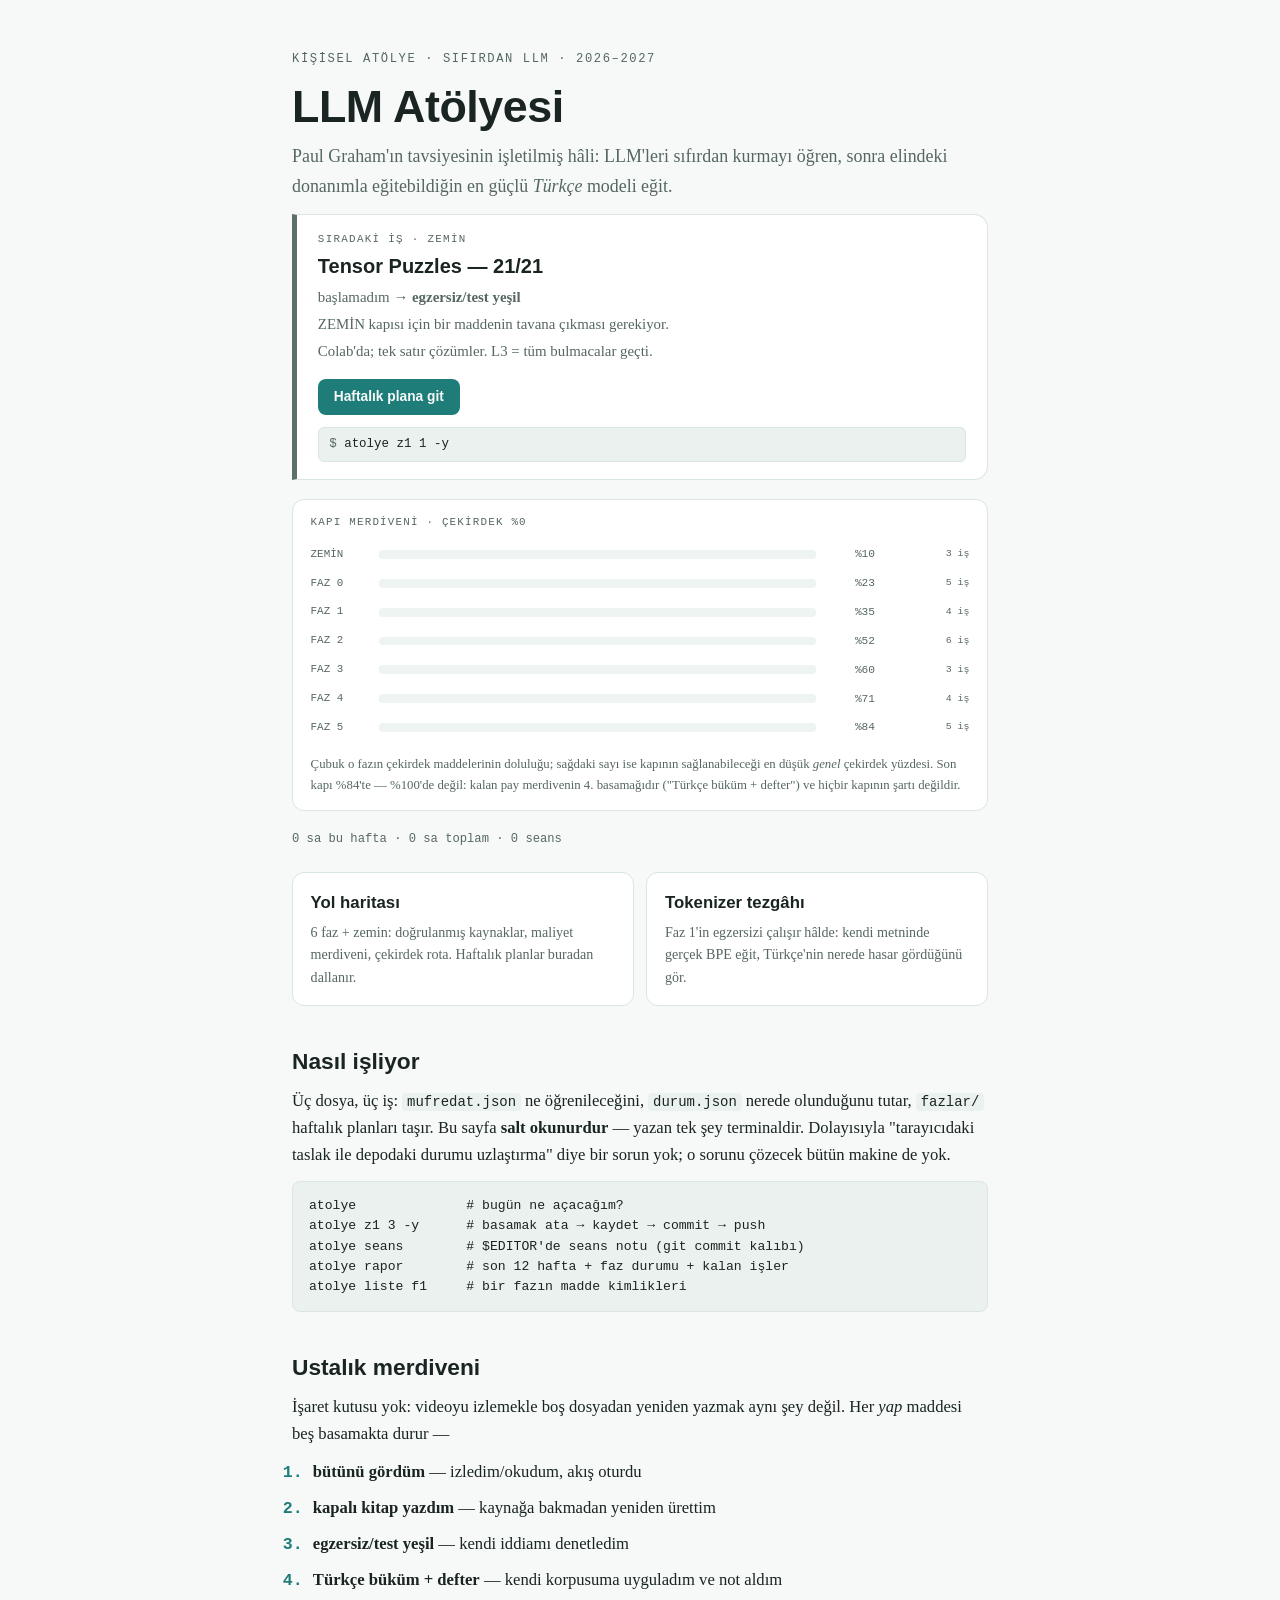
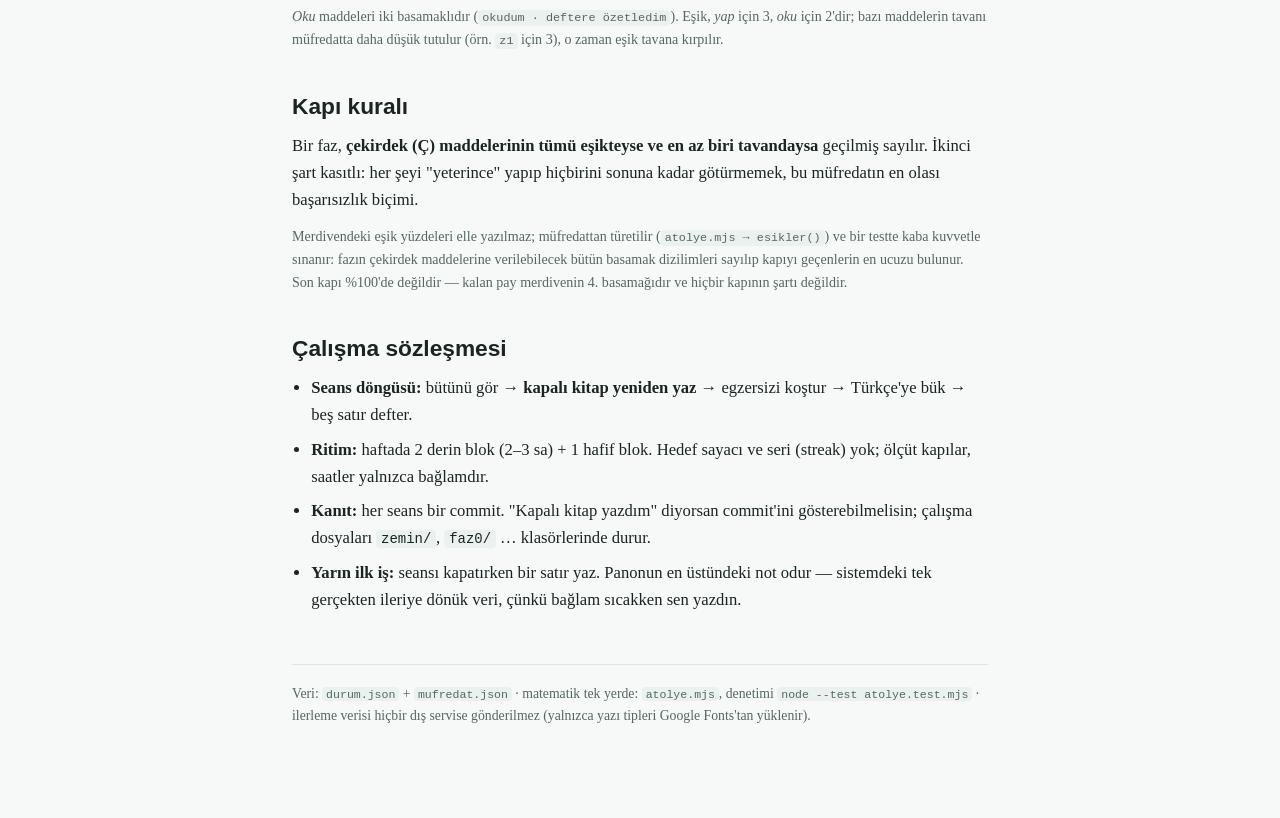
<file: index.html>
<!doctype html>
<html lang="tr">
<head>
<meta charset="utf-8">
<meta http-equiv="Content-Security-Policy" content="default-src 'none'; script-src 'self'; style-src 'self' https://fonts.googleapis.com; font-src https://fonts.gstatic.com; img-src 'self' data:; connect-src 'self'; base-uri 'none'; form-action 'none'">
<meta name="viewport" content="width=device-width, initial-scale=1">
<meta name="atolye-kok" content="./">
<title>LLM Atölyesi</title>
<meta name="description" content="Sıfırdan LLM öğrenme atölyesi: yol haritası, ustalık merdiveni, faz kapıları, tokenizer tezgâhı.">
<link rel="icon" href="./ikon-192.png">
<link rel="stylesheet" href="https://fonts.googleapis.com/css2?family=Bricolage+Grotesque:opsz,wght@12..96,400..800&family=Source+Serif+4:ital,opsz,wght@0,8..60,400..700;1,8..60,400..600&family=IBM+Plex+Mono:wght@400;500;600&display=swap">
<link rel="stylesheet" href="./stil.css">
</head>
<body>
<div class="wrap">
  <p class="kicker">kişisel atölye · sıfırdan llm · 2026–2027</p>
  <h1>LLM Atölyesi</h1>
  <p class="lede">Paul Graham'ın tavsiyesinin işletilmiş hâli: LLM'leri sıfırdan kurmayı öğren, sonra elindeki donanımla eğitebildiğin en güçlü <em>Türkçe</em> modeli eğit.</p>

  <!-- Yer tutucu metin, betik hiç çalışmasa da DOĞRU kalacak şekilde yazılı:
       "okunuyor…" deseydi ve app.js yüklenemeseydi sayfa sonsuza kadar
       okumadığı bir şeyi okuyor iddia ederdi. -->
  <div id="pano" aria-live="polite"><p class="uyari">İlerleme panosu burada görünür. Boş kaldıysa sayfa dosya olarak açılmış olabilir; bir sunucu gerekiyor: <code>atolye site</code>. Terminal her hâlükârda çalışır: <code>atolye</code></p></div>

  <div class="cards">
    <a class="card" href="harita.html"><span class="t">Yol haritası</span><span class="d">6 faz + zemin: doğrulanmış kaynaklar, maliyet merdiveni, çekirdek rota. Haftalık planlar buradan dallanır.</span></a>
    <a class="card" href="tezgah.html"><span class="t">Tokenizer tezgâhı</span><span class="d">Faz 1'in egzersizi çalışır hâlde: kendi metninde gerçek BPE eğit, Türkçe'nin nerede hasar gördüğünü gör.</span></a>
  </div>

  <h2>Nasıl işliyor</h2>
  <p>Üç dosya, üç iş: <code>mufredat.json</code> ne öğrenileceğini, <code>durum.json</code> nerede olunduğunu tutar, <code>fazlar/</code> haftalık planları taşır. Bu sayfa <strong>salt okunurdur</strong> — yazan tek şey terminaldir. Dolayısıyla "tarayıcıdaki taslak ile depodaki durumu uzlaştırma" diye bir sorun yok; o sorunu çözecek bütün makine de yok.</p>

  <pre><code>atolye              # bugün ne açacağım?
atolye z1 3 -y      # basamak ata → kaydet → commit → push
atolye seans        # $EDITOR'de seans notu (git commit kalıbı)
atolye rapor        # son 12 hafta + faz durumu + kalan işler
atolye liste f1     # bir fazın madde kimlikleri</code></pre>

  <h2>Ustalık merdiveni</h2>
  <p>İşaret kutusu yok: videoyu izlemekle boş dosyadan yeniden yazmak aynı şey değil. Her <em>yap</em> maddesi beş basamakta durur —</p>
  <ol class="steps">
    <li><b>bütünü gördüm</b> — izledim/okudum, akış oturdu</li>
    <li><b>kapalı kitap yazdım</b> — kaynağa bakmadan yeniden ürettim</li>
    <li><b>egzersiz/test yeşil</b> — kendi iddiamı denetledim</li>
    <li><b>Türkçe büküm + defter</b> — kendi korpusuma uyguladım ve not aldım</li>
  </ol>
  <p class="small"><em>Oku</em> maddeleri iki basamaklıdır (<span class="mono">okudum · deftere özetledim</span>). Eşik, <em>yap</em> için 3, <em>oku</em> için 2'dir; bazı maddelerin tavanı müfredatta daha düşük tutulur (örn. <span class="mono">z1</span> için 3), o zaman eşik tavana kırpılır.</p>

  <h2>Kapı kuralı</h2>
  <p>Bir faz, <strong>çekirdek (Ç) maddelerinin tümü eşikteyse ve en az biri tavandaysa</strong> geçilmiş sayılır. İkinci şart kasıtlı: her şeyi "yeterince" yapıp hiçbirini sonuna kadar götürmemek, bu müfredatın en olası başarısızlık biçimi.</p>
  <p class="small">Merdivendeki eşik yüzdeleri elle yazılmaz; müfredattan türetilir (<code>atolye.mjs → esikler()</code>) ve bir testte kaba kuvvetle sınanır: fazın çekirdek maddelerine verilebilecek bütün basamak dizilimleri sayılıp kapıyı geçenlerin en ucuzu bulunur. Son kapı %100'de değildir — kalan pay merdivenin 4. basamağıdır ve hiçbir kapının şartı değildir.</p>

  <h2>Çalışma sözleşmesi</h2>
  <ul class="plain">
    <li><b>Seans döngüsü:</b> bütünü gör → <b>kapalı kitap yeniden yaz</b> → egzersizi koştur → Türkçe'ye bük → beş satır defter.</li>
    <li><b>Ritim:</b> haftada 2 derin blok (2–3 sa) + 1 hafif blok. Hedef sayacı ve seri (streak) yok; ölçüt kapılar, saatler yalnızca bağlamdır.</li>
    <li><b>Kanıt:</b> her seans bir commit. "Kapalı kitap yazdım" diyorsan commit'ini gösterebilmelisin; çalışma dosyaları <code>zemin/</code>, <code>faz0/</code> … klasörlerinde durur.</li>
    <li><b>Yarın ilk iş:</b> seansı kapatırken bir satır yaz. Panonun en üstündeki not odur — sistemdeki tek gerçekten ileriye dönük veri, çünkü bağlam sıcakken sen yazdın.</li>
  </ul>

  <p class="foot">Veri: <code>durum.json</code> + <code>mufredat.json</code> · matematik tek yerde: <code>atolye.mjs</code>, denetimi <code>node --test atolye.test.mjs</code> · ilerleme verisi hiçbir dış servise gönderilmez (yalnızca yazı tipleri Google Fonts'tan yüklenir).</p>
</div>
<script type="module" src="./app.js"></script>
</body>
</html>
</file>
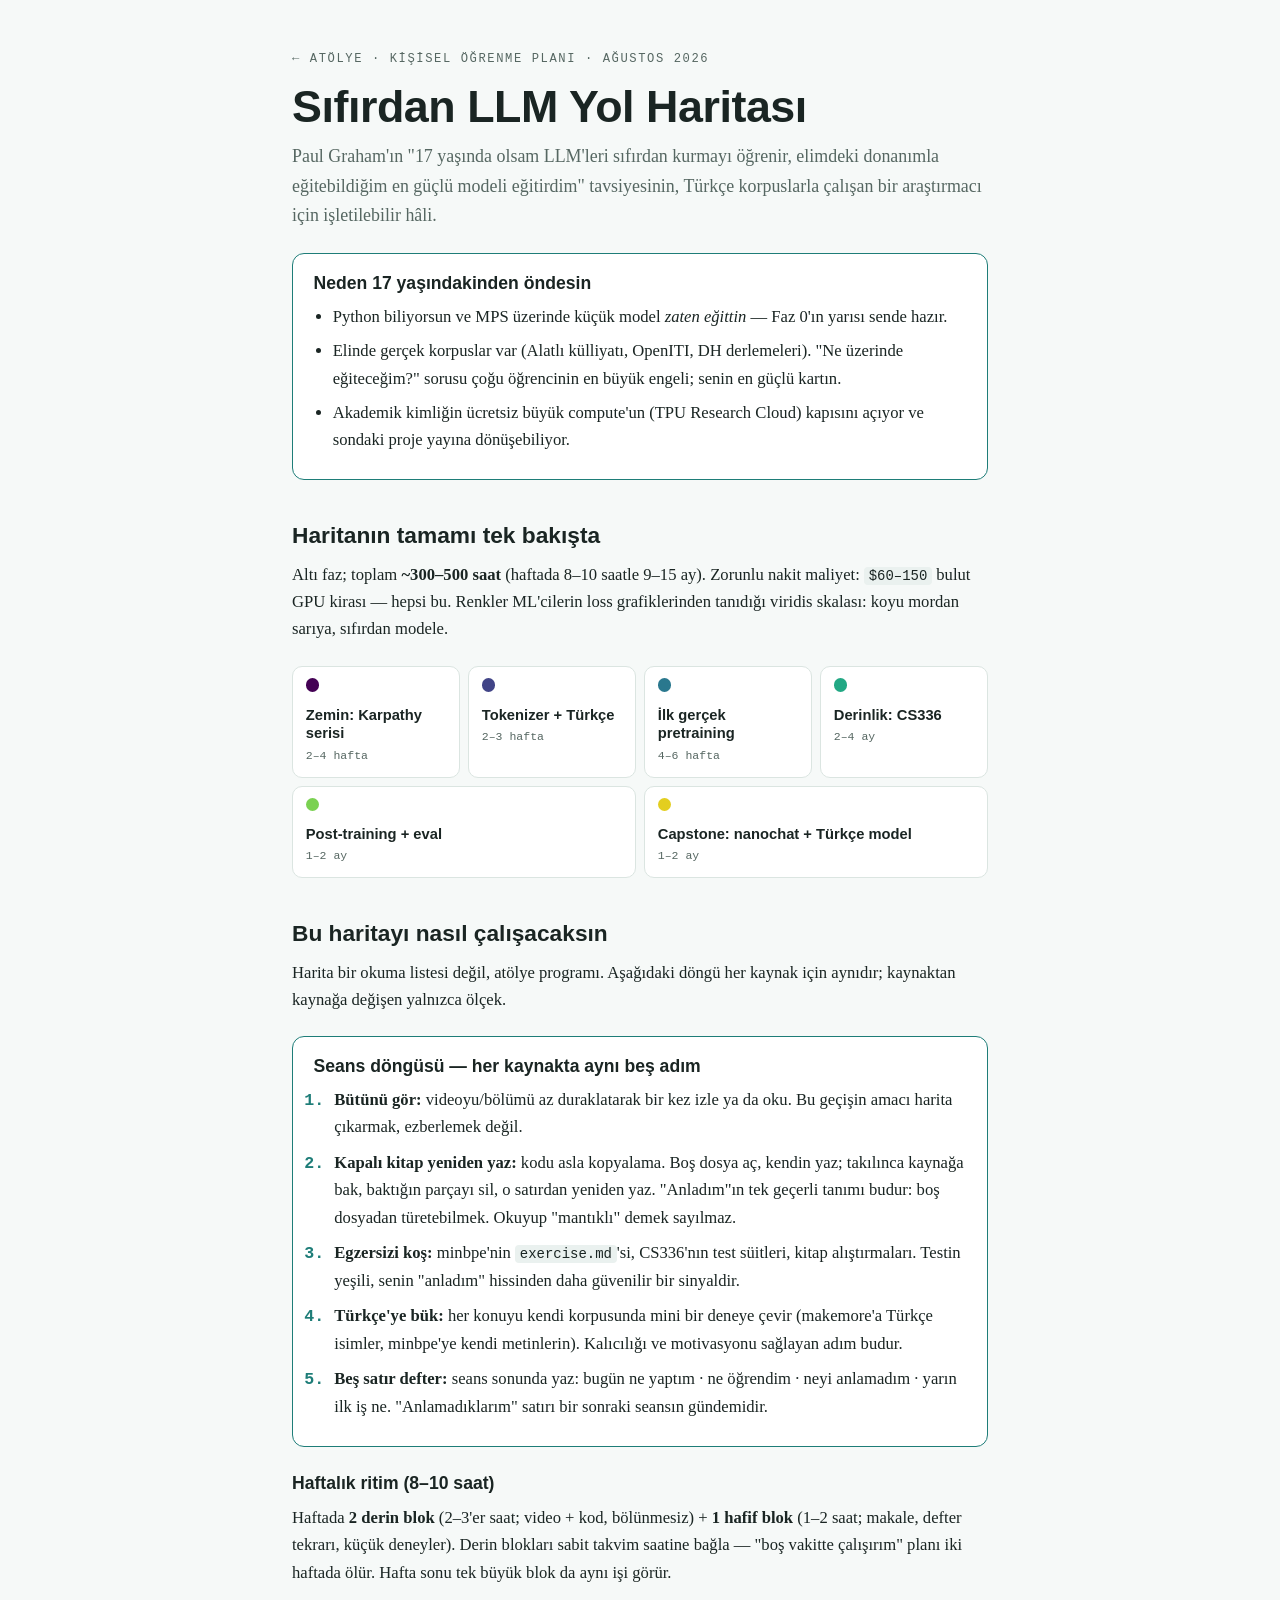
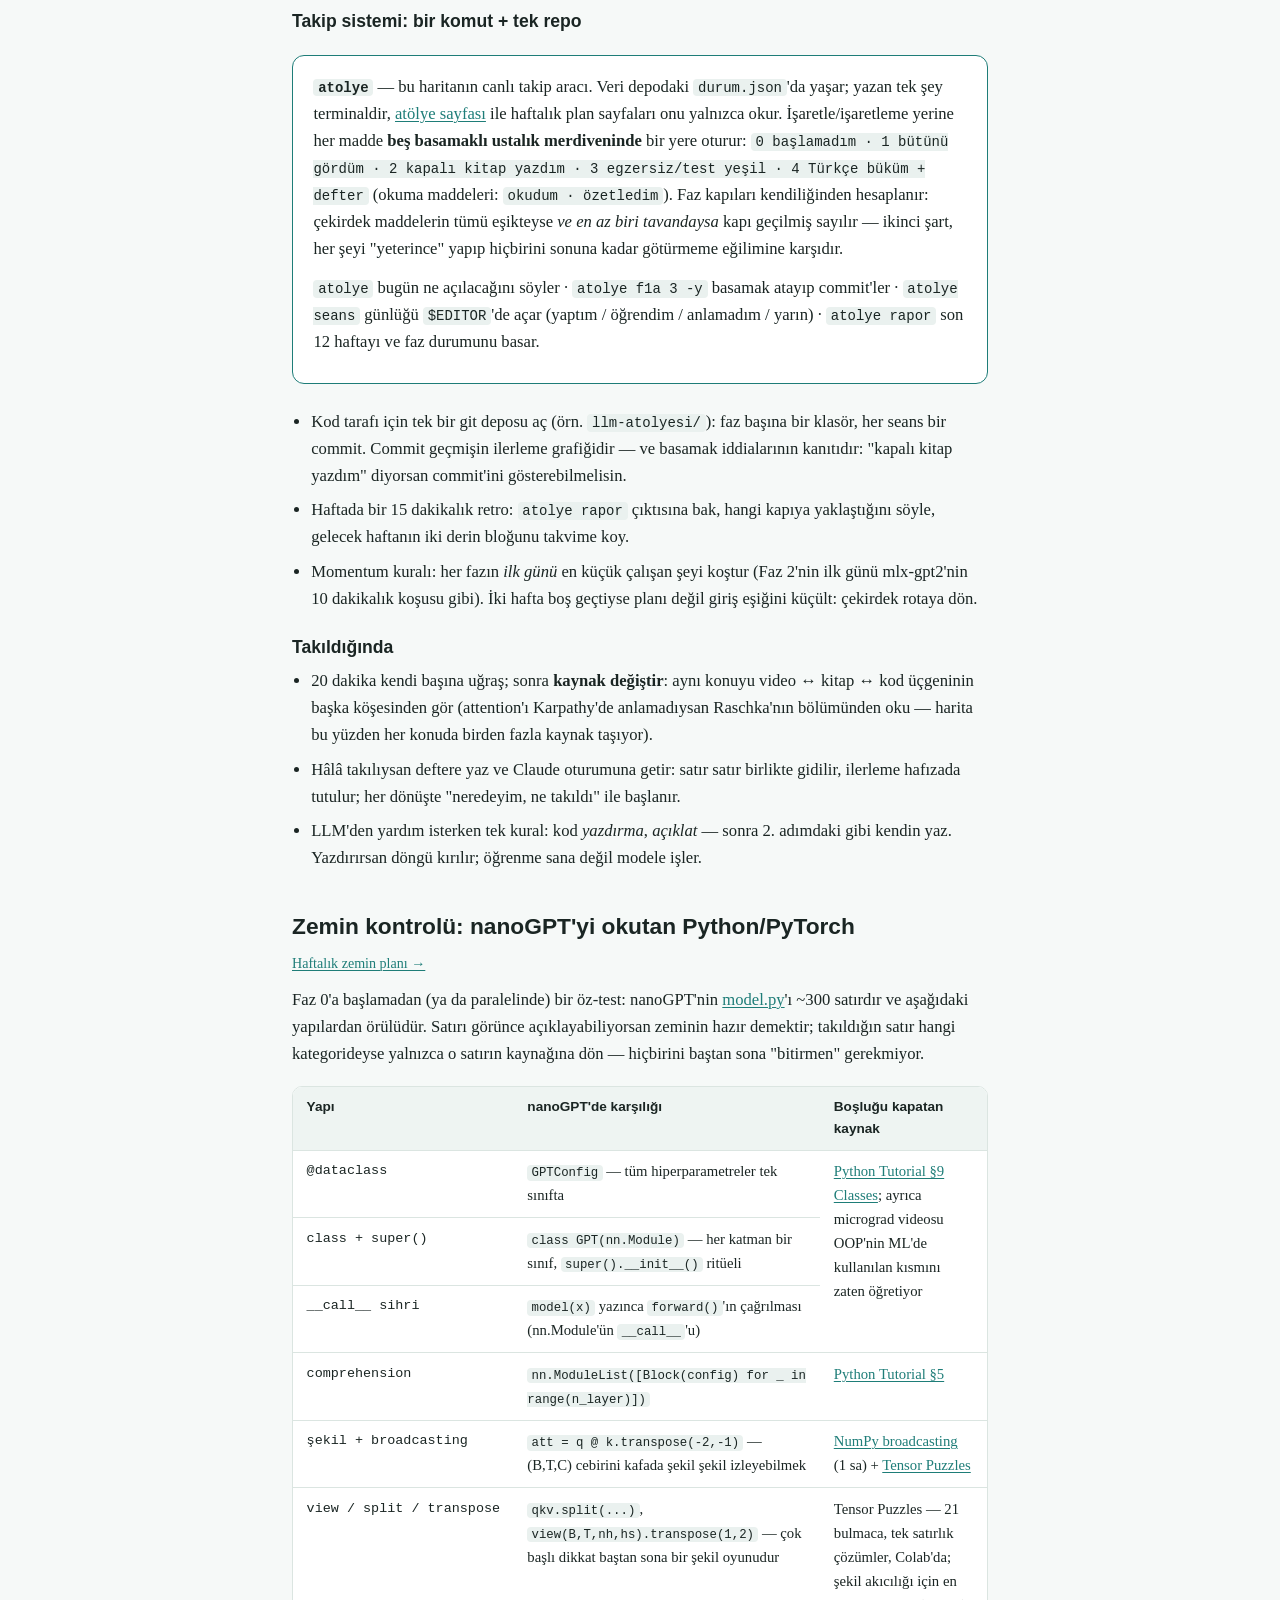
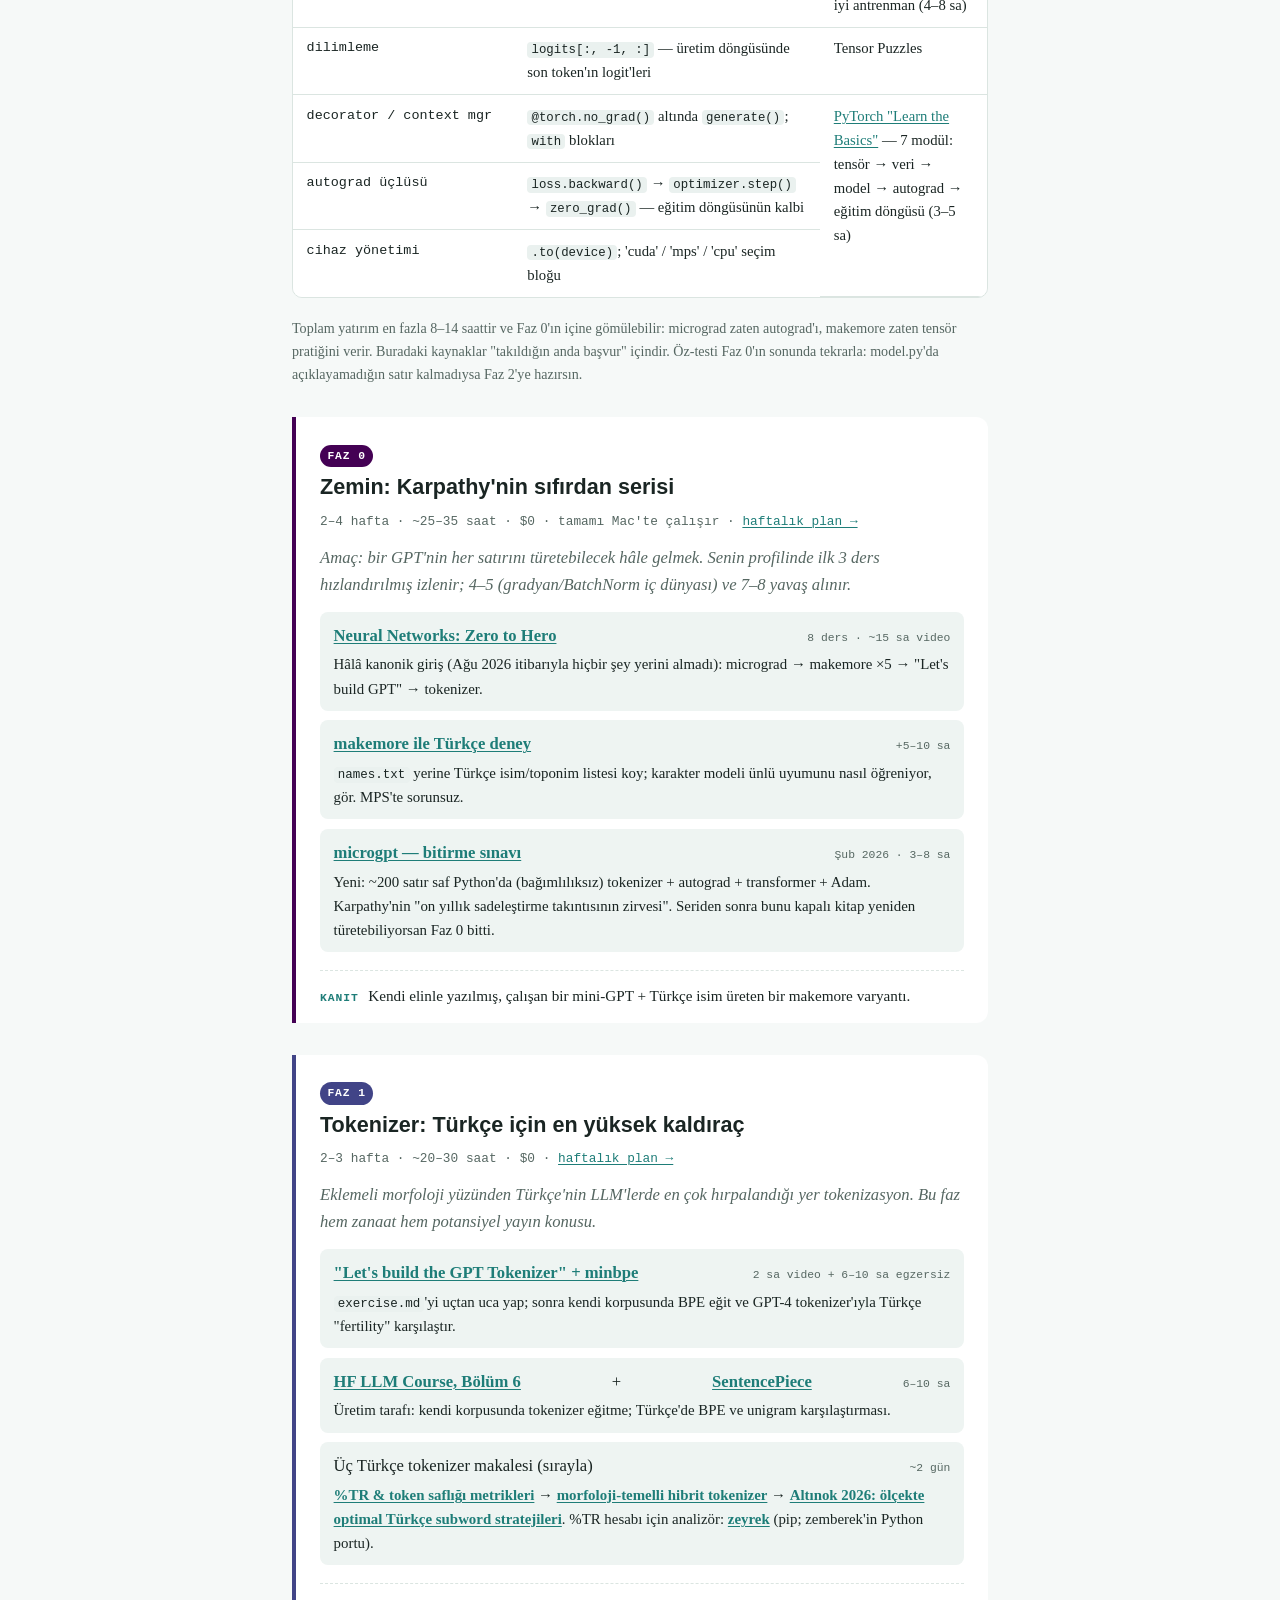
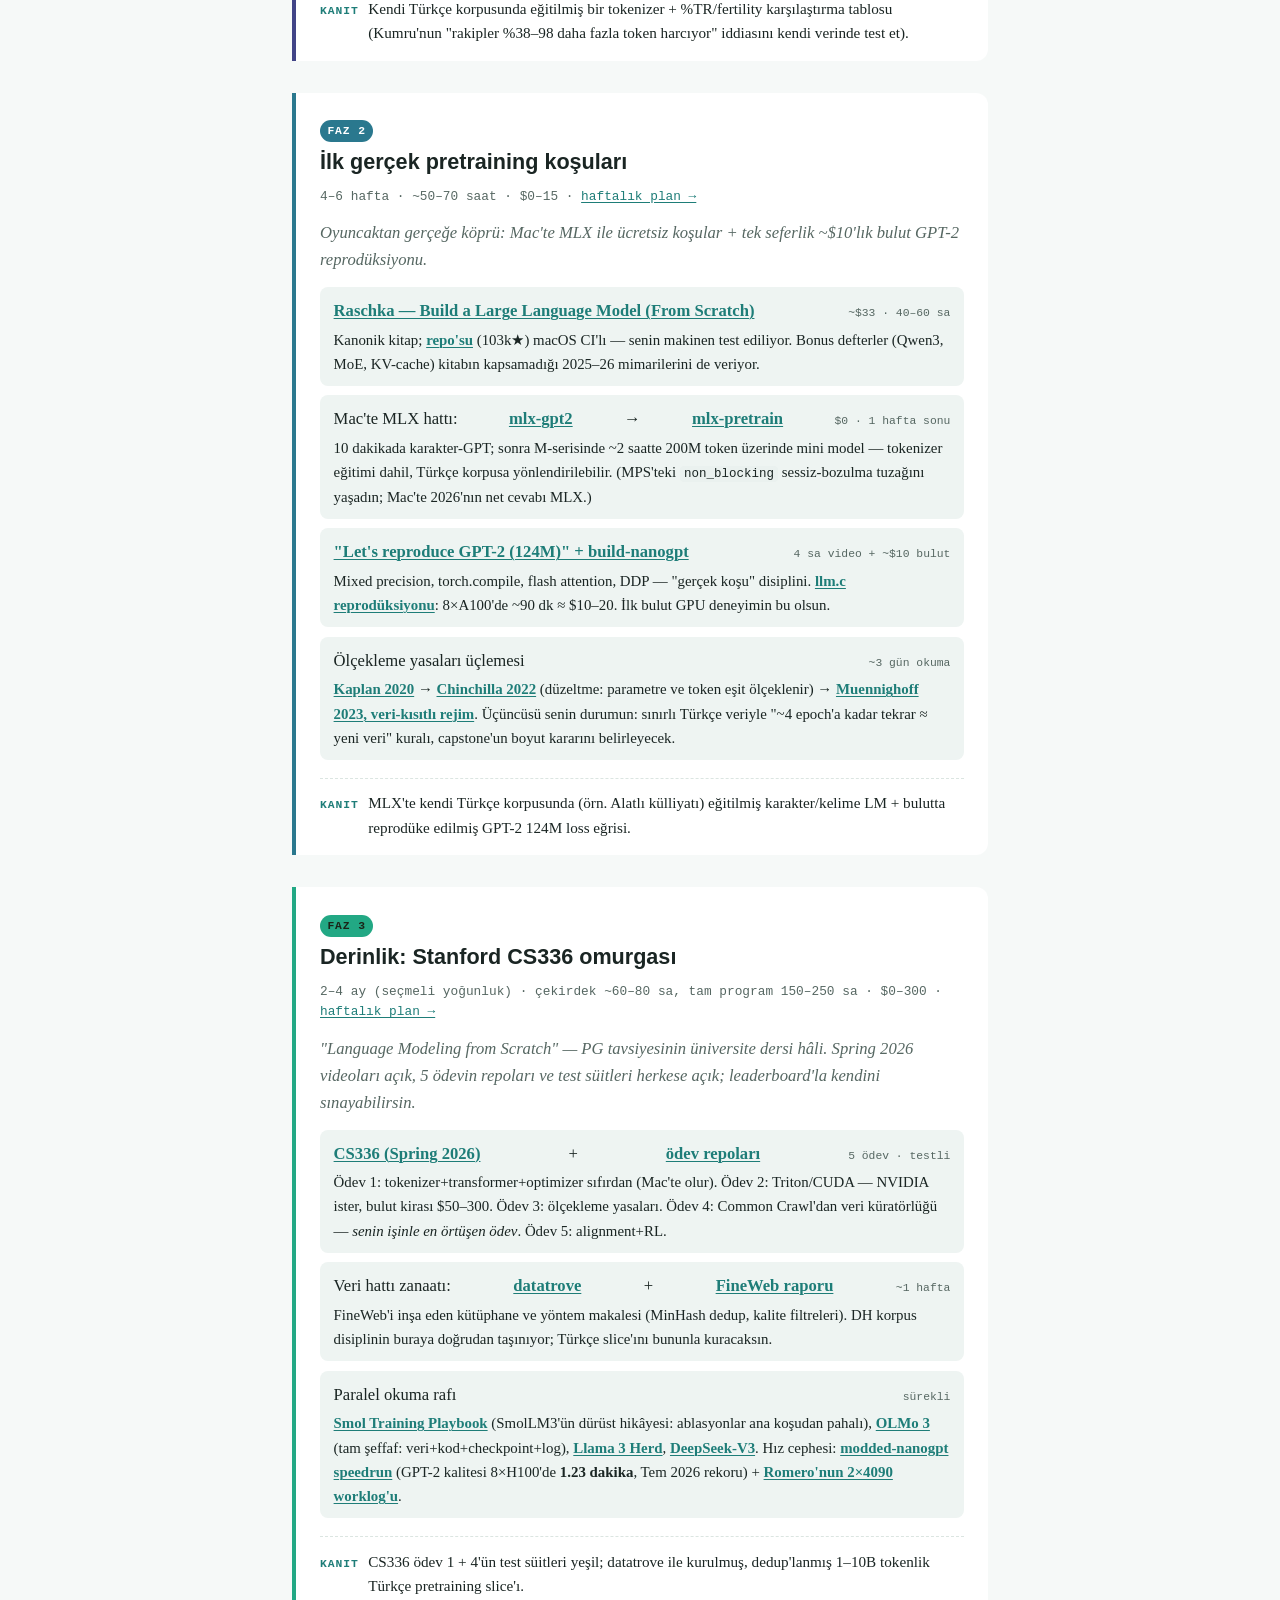
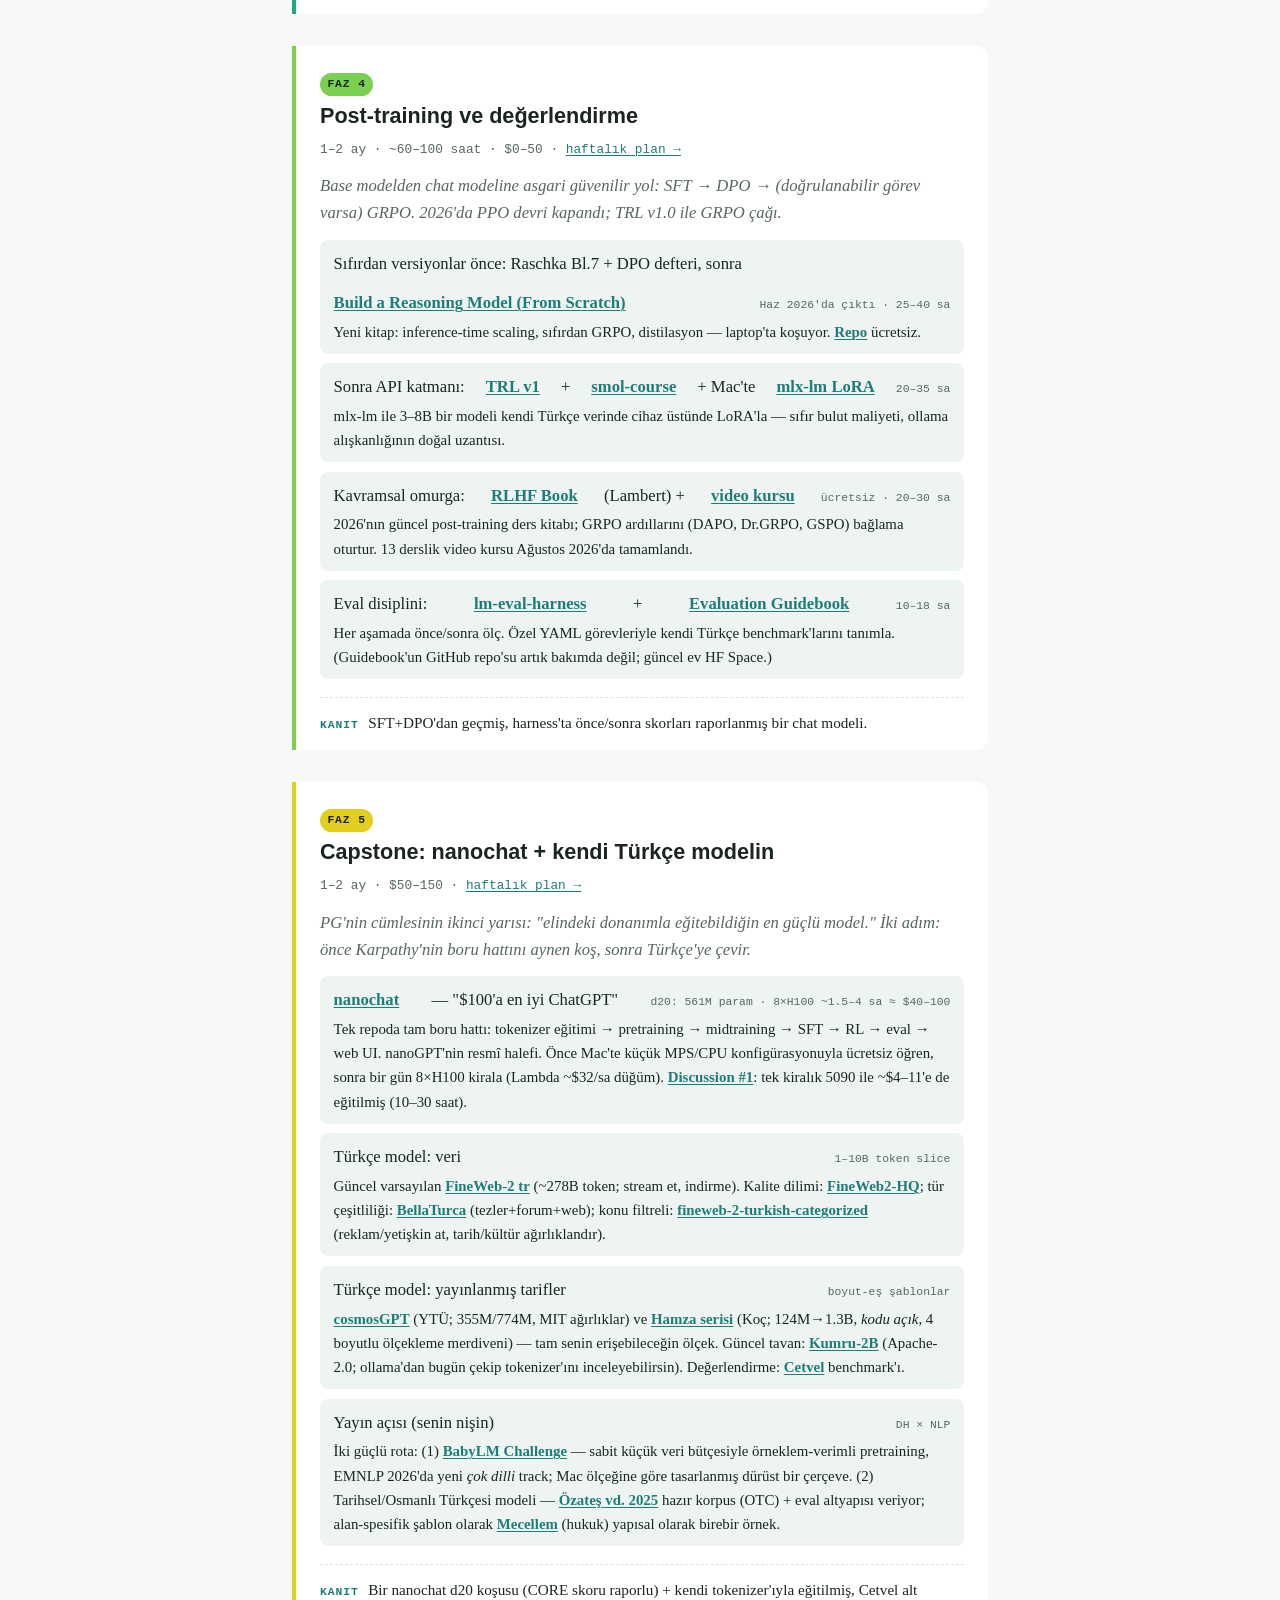
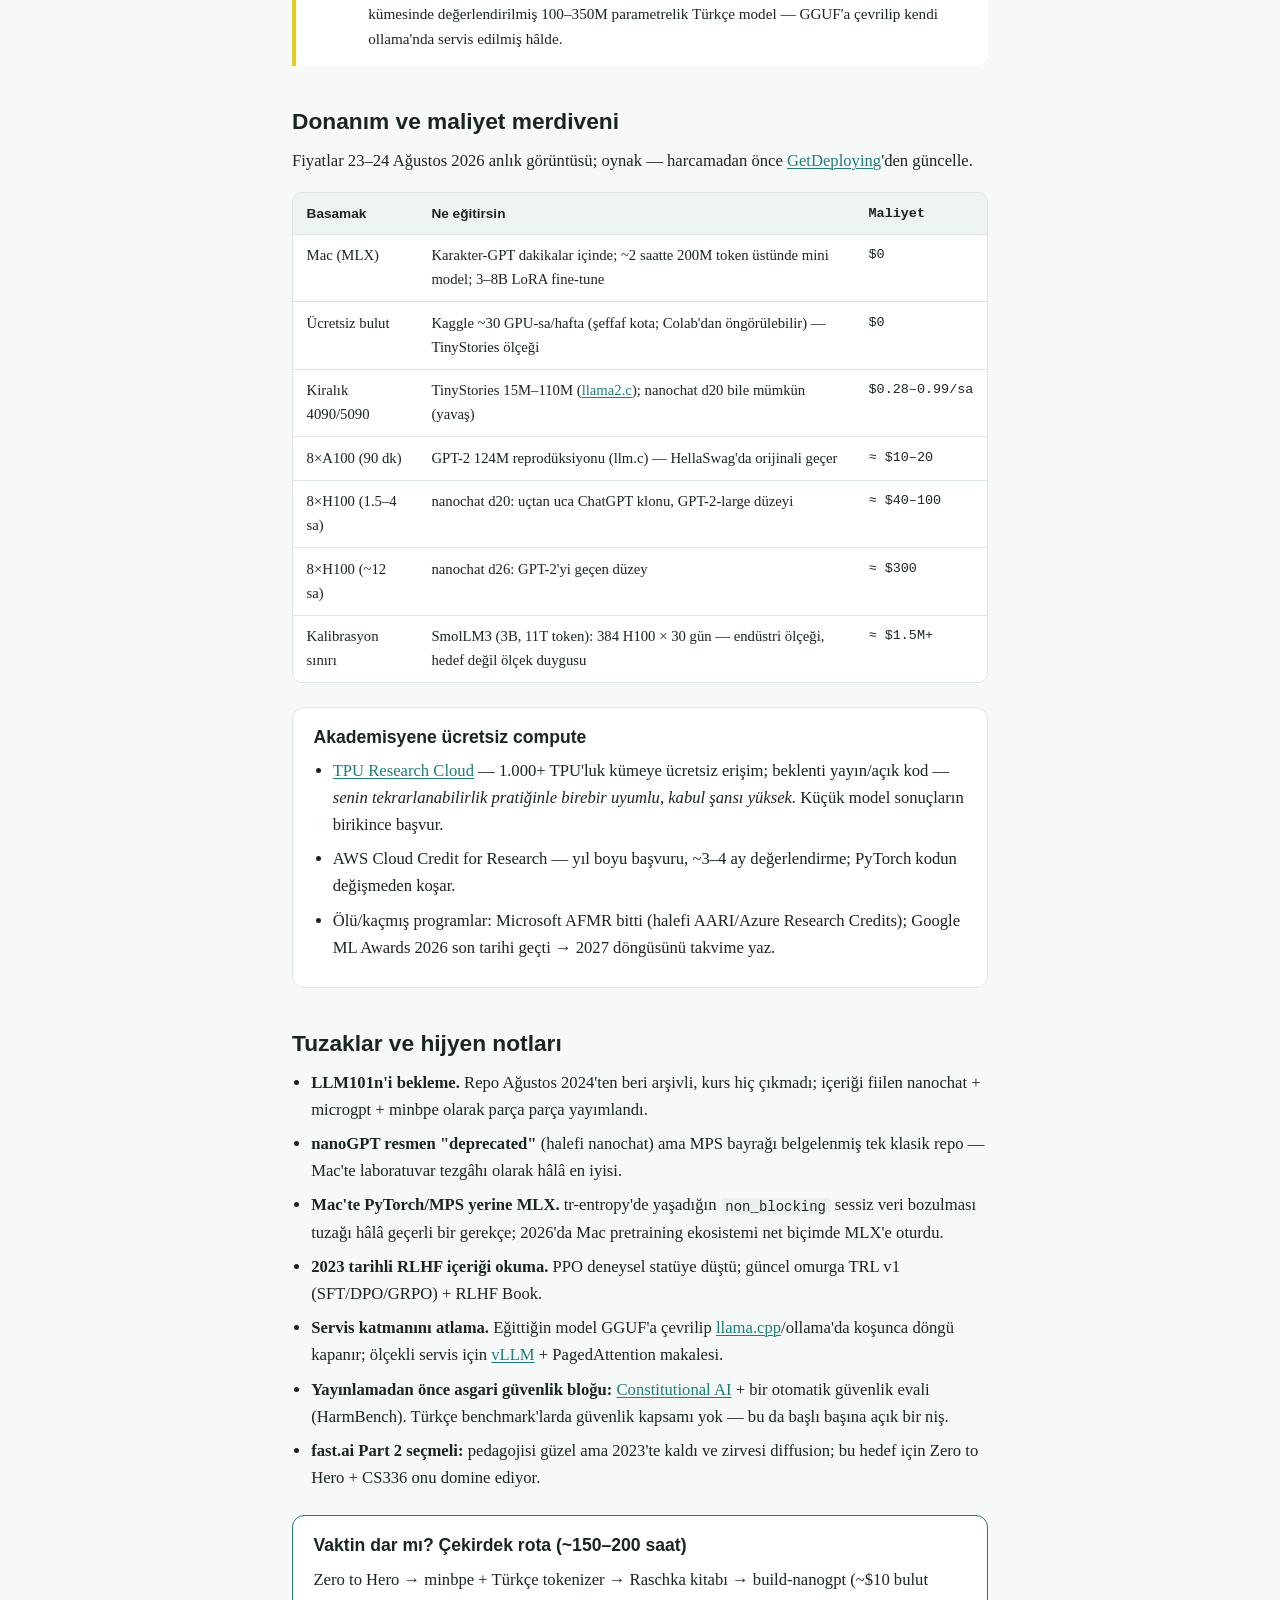
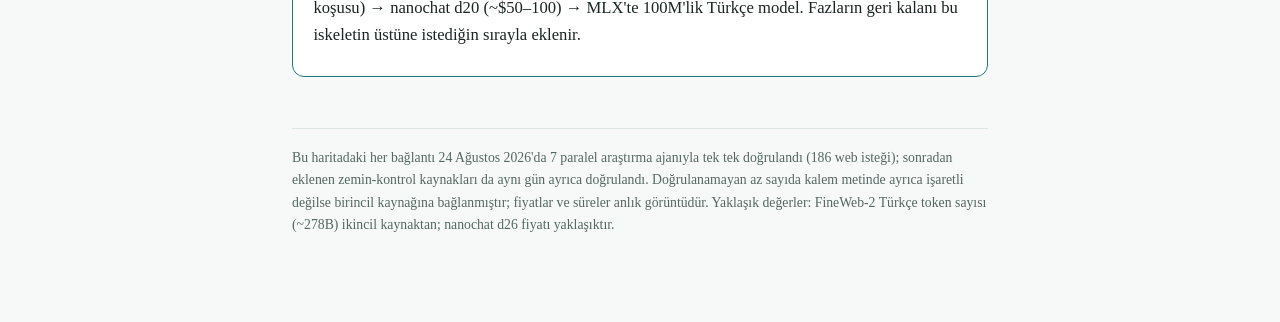
<file: harita.html>
<!doctype html>
<html lang="tr">
<head>
<meta charset="utf-8">
<meta http-equiv="Content-Security-Policy" content="default-src 'none'; script-src 'self'; style-src 'self' https://fonts.googleapis.com; font-src https://fonts.gstatic.com; img-src 'self' data:; connect-src 'self'; base-uri 'none'; form-action 'none'">
<meta name="viewport" content="width=device-width, initial-scale=1">
<title>Sıfırdan LLM Yol Haritası</title>
<link rel="stylesheet" href="https://fonts.googleapis.com/css2?family=Bricolage+Grotesque:opsz,wght@12..96,400..800&family=Source+Serif+4:ital,opsz,wght@0,8..60,400..700;1,8..60,400..600&family=IBM+Plex+Mono:wght@400;500;600&display=swap">
<link rel="stylesheet" href="./stil.css">
</head>
<body>

<div class="wrap">
  <p class="kicker"><a href="index.html">← atölye</a> · kişisel öğrenme planı · ağustos 2026</p>
  <h1>Sıfırdan LLM Yol Haritası</h1>
  <p class="lede">Paul Graham'ın "17 yaşında olsam LLM'leri sıfırdan kurmayı öğrenir, elimdeki donanımla eğitebildiğim en güçlü modeli eğitirdim" tavsiyesinin, Türkçe korpuslarla çalışan bir araştırmacı için işletilebilir hâli.</p>

  <div class="callout accent">
    <h3>Neden 17 yaşındakinden öndesin</h3>
    <ul class="plain">
      <li>Python biliyorsun ve MPS üzerinde küçük model <em>zaten eğittin</em> — Faz 0'ın yarısı sende hazır.</li>
      <li>Elinde gerçek korpuslar var (Alatlı külliyatı, OpenITI, DH derlemeleri). "Ne üzerinde eğiteceğim?" sorusu çoğu öğrencinin en büyük engeli; senin en güçlü kartın.</li>
      <li>Akademik kimliğin ücretsiz büyük compute'un (TPU Research Cloud) kapısını açıyor ve sondaki proje yayına dönüşebiliyor.</li>
    </ul>
  </div>

  <h2 id="ozet">Haritanın tamamı tek bakışta</h2>
  <p>Altı faz; toplam <strong>~300–500 saat</strong> (haftada 8–10 saatle 9–15 ay). Zorunlu nakit maliyet: <span class="mono">$60–150</span> bulut GPU kirası — hepsi bu. Renkler ML'cilerin loss grafiklerinden tanıdığı viridis skalası: koyu mordan sarıya, sıfırdan modele.</p>

  <div class="overview">
    <a class="ph" data-faz="f0" href="#f0"><span class="dot"></span><span class="nm">Zemin: Karpathy serisi</span><span class="dur">2–4 hafta</span></a>
    <a class="ph" data-faz="f1" href="#f1"><span class="dot"></span><span class="nm">Tokenizer + Türkçe</span><span class="dur">2–3 hafta</span></a>
    <a class="ph" data-faz="f2" href="#f2"><span class="dot"></span><span class="nm">İlk gerçek pretraining</span><span class="dur">4–6 hafta</span></a>
    <a class="ph" data-faz="f3" href="#f3"><span class="dot"></span><span class="nm">Derinlik: CS336</span><span class="dur">2–4 ay</span></a>
    <a class="ph" data-faz="f4" href="#f4"><span class="dot"></span><span class="nm">Post-training + eval</span><span class="dur">1–2 ay</span></a>
    <a class="ph" data-faz="f5" href="#f5"><span class="dot"></span><span class="nm">Capstone: nanochat + Türkçe model</span><span class="dur">1–2 ay</span></a>
  </div>

  <!-- ============ ÇALIŞMA YÖNTEMİ ============ -->
  <h2 id="yontem">Bu haritayı nasıl çalışacaksın</h2>
  <p>Harita bir okuma listesi değil, atölye programı. Aşağıdaki döngü her kaynak için aynıdır; kaynaktan kaynağa değişen yalnızca ölçek.</p>

  <div class="callout accent">
    <h3>Seans döngüsü — her kaynakta aynı beş adım</h3>
    <ol class="steps">
      <li><strong>Bütünü gör:</strong> videoyu/bölümü az duraklatarak bir kez izle ya da oku. Bu geçişin amacı harita çıkarmak, ezberlemek değil.</li>
      <li><strong>Kapalı kitap yeniden yaz:</strong> kodu asla kopyalama. Boş dosya aç, kendin yaz; takılınca kaynağa bak, baktığın parçayı sil, o satırdan yeniden yaz. "Anladım"ın tek geçerli tanımı budur: boş dosyadan türetebilmek. Okuyup "mantıklı" demek sayılmaz.</li>
      <li><strong>Egzersizi koş:</strong> minbpe'nin <code>exercise.md</code>'si, CS336'nın test süitleri, kitap alıştırmaları. Testin yeşili, senin "anladım" hissinden daha güvenilir bir sinyaldir.</li>
      <li><strong>Türkçe'ye bük:</strong> her konuyu kendi korpusunda mini bir deneye çevir (makemore'a Türkçe isimler, minbpe'ye kendi metinlerin). Kalıcılığı ve motivasyonu sağlayan adım budur.</li>
      <li><strong>Beş satır defter:</strong> seans sonunda yaz: bugün ne yaptım · ne öğrendim · neyi anlamadım · yarın ilk iş ne. "Anlamadıklarım" satırı bir sonraki seansın gündemidir.</li>
    </ol>
  </div>

  <h3>Haftalık ritim (8–10 saat)</h3>
  <p>Haftada <strong>2 derin blok</strong> (2–3'er saat; video + kod, bölünmesiz) + <strong>1 hafif blok</strong> (1–2 saat; makale, defter tekrarı, küçük deneyler). Derin blokları sabit takvim saatine bağla — "boş vakitte çalışırım" planı iki haftada ölür. Hafta sonu tek büyük blok da aynı işi görür.</p>

  <h3>Takip sistemi: bir komut + tek repo</h3>
  <div class="callout accent">
    <p class="ilk"><strong><code>atolye</code></strong> — bu haritanın canlı takip aracı. Veri depodaki <code>durum.json</code>'da yaşar; yazan tek şey terminaldir, <a href="index.html">atölye sayfası</a> ile haftalık plan sayfaları onu yalnızca okur. İşaretle/işaretleme yerine her madde <strong>beş basamaklı ustalık merdiveninde</strong> bir yere oturur: <span class="mono">0 başlamadım · 1 bütünü gördüm · 2 kapalı kitap yazdım · 3 egzersiz/test yeşil · 4 Türkçe büküm + defter</span> (okuma maddeleri: <span class="mono">okudum · özetledim</span>). Faz kapıları kendiliğinden hesaplanır: çekirdek maddelerin tümü eşikteyse <em>ve en az biri tavandaysa</em> kapı geçilmiş sayılır — ikinci şart, her şeyi "yeterince" yapıp hiçbirini sonuna kadar götürmeme eğilimine karşıdır.</p>
    <p><span class="mono">atolye</span> bugün ne açılacağını söyler · <span class="mono">atolye f1a 3 -y</span> basamak atayıp commit'ler · <span class="mono">atolye seans</span> günlüğü <code>$EDITOR</code>'de açar (yaptım / öğrendim / anlamadım / yarın) · <span class="mono">atolye rapor</span> son 12 haftayı ve faz durumunu basar.</p>
  </div>
  <ul class="plain">
    <li>Kod tarafı için tek bir git deposu aç (örn. <code>llm-atolyesi/</code>): faz başına bir klasör, her seans bir commit. Commit geçmişin ilerleme grafiğidir — ve basamak iddialarının kanıtıdır: "kapalı kitap yazdım" diyorsan commit'ini gösterebilmelisin.</li>
    <li>Haftada bir 15 dakikalık retro: <code>atolye rapor</code> çıktısına bak, hangi kapıya yaklaştığını söyle, gelecek haftanın iki derin bloğunu takvime koy.</li>
    <li>Momentum kuralı: her fazın <em>ilk günü</em> en küçük çalışan şeyi koştur (Faz 2'nin ilk günü mlx-gpt2'nin 10 dakikalık koşusu gibi). İki hafta boş geçtiyse planı değil giriş eşiğini küçült: çekirdek rotaya dön.</li>
  </ul>

  <h3>Takıldığında</h3>
  <ul class="plain">
    <li>20 dakika kendi başına uğraş; sonra <strong>kaynak değiştir</strong>: aynı konuyu video ↔ kitap ↔ kod üçgeninin başka köşesinden gör (attention'ı Karpathy'de anlamadıysan Raschka'nın bölümünden oku — harita bu yüzden her konuda birden fazla kaynak taşıyor).</li>
    <li>Hâlâ takılıysan deftere yaz ve Claude oturumuna getir: satır satır birlikte gidilir, ilerleme hafızada tutulur; her dönüşte "neredeyim, ne takıldı" ile başlanır.</li>
    <li>LLM'den yardım isterken tek kural: kod <em>yazdırma</em>, <em>açıklat</em> — sonra 2. adımdaki gibi kendin yaz. Yazdırırsan döngü kırılır; öğrenme sana değil modele işler.</li>
  </ul>

  <!-- ============ PYTHON ZEMİNİ ============ -->
  <h2 id="zemin">Zemin kontrolü: nanoGPT'yi okutan Python/PyTorch</h2>
  <p class="small"><a href="fazlar/zemin.html">Haftalık zemin planı →</a></p>
  <p>Faz 0'a başlamadan (ya da paralelinde) bir öz-test: nanoGPT'nin <a href="https://github.com/karpathy/nanoGPT/blob/master/model.py">model.py</a>'ı ~300 satırdır ve aşağıdaki yapılardan örülüdür. Satırı görünce açıklayabiliyorsan zeminin hazır demektir; takıldığın satır hangi kategorideyse yalnızca o satırın kaynağına dön — hiçbirini baştan sona "bitirmen" gerekmiyor.</p>

  <div class="tblwrap"><table>
    <tr><th>Yapı</th><th>nanoGPT'de karşılığı</th><th>Boşluğu kapatan kaynak</th></tr>
    <tr><td class="num">@dataclass</td><td><code>GPTConfig</code> — tüm hiperparametreler tek sınıfta</td><td rowspan="3"><a href="https://docs.python.org/3/tutorial/classes.html">Python Tutorial §9 Classes</a>; ayrıca micrograd videosu OOP'nin ML'de kullanılan kısmını zaten öğretiyor</td></tr>
    <tr><td class="num">class + super()</td><td><code>class GPT(nn.Module)</code> — her katman bir sınıf, <code>super().__init__()</code> ritüeli</td></tr>
    <tr><td class="num">__call__ sihri</td><td><code>model(x)</code> yazınca <code>forward()</code>'ın çağrılması (nn.Module'ün <code>__call__</code>'u)</td></tr>
    <tr><td class="num">comprehension</td><td><code>nn.ModuleList([Block(config) for _ in range(n_layer)])</code></td><td><a href="https://docs.python.org/3/tutorial/datastructures.html">Python Tutorial §5</a></td></tr>
    <tr><td class="num">şekil + broadcasting</td><td><code>att = q @ k.transpose(-2,-1)</code> — (B,T,C) cebirini kafada şekil şekil izleyebilmek</td><td><a href="https://numpy.org/doc/stable/user/basics.broadcasting.html">NumPy broadcasting</a> (1 sa) + <a href="https://github.com/srush/Tensor-Puzzles">Tensor Puzzles</a></td></tr>
    <tr><td class="num">view / split / transpose</td><td><code>qkv.split(...)</code>, <code>view(B,T,nh,hs).transpose(1,2)</code> — çok başlı dikkat baştan sona bir şekil oyunudur</td><td>Tensor Puzzles — 21 bulmaca, tek satırlık çözümler, Colab'da; şekil akıcılığı için en iyi antrenman (4–8 sa)</td></tr>
    <tr><td class="num">dilimleme</td><td><code>logits[:, -1, :]</code> — üretim döngüsünde son token'ın logit'leri</td><td>Tensor Puzzles</td></tr>
    <tr><td class="num">decorator / context mgr</td><td><code>@torch.no_grad()</code> altında <code>generate()</code>; <code>with</code> blokları</td><td rowspan="3"><a href="https://docs.pytorch.org/tutorials/beginner/basics/intro.html">PyTorch "Learn the Basics"</a> — 7 modül: tensör → veri → model → autograd → eğitim döngüsü (3–5 sa)</td></tr>
    <tr><td class="num">autograd üçlüsü</td><td><code>loss.backward()</code> → <code>optimizer.step()</code> → <code>zero_grad()</code> — eğitim döngüsünün kalbi</td></tr>
    <tr><td class="num">cihaz yönetimi</td><td><code>.to(device)</code>; 'cuda' / 'mps' / 'cpu' seçim bloğu</td></tr>
  </table></div>

  <p class="small">Toplam yatırım en fazla 8–14 saattir ve Faz 0'ın içine gömülebilir: micrograd zaten autograd'ı, makemore zaten tensör pratiğini verir. Buradaki kaynaklar "takıldığın anda başvur" içindir. Öz-testi Faz 0'ın sonunda tekrarla: model.py'da açıklayamadığın satır kalmadıysa Faz 2'ye hazırsın.</p>

  <!-- ============ FAZ 0 ============ -->
  <div class="phase" id="f0" data-faz="f0">
    <span class="tag">FAZ 0</span>
    <h2>Zemin: Karpathy'nin sıfırdan serisi</h2>
    <p class="dur">2–4 hafta · ~25–35 saat · $0 · tamamı Mac'te çalışır · <a href="fazlar/faz0.html">haftalık plan →</a></p>
    <p class="goal">Amaç: bir GPT'nin her satırını türetebilecek hâle gelmek. Senin profilinde ilk 3 ders hızlandırılmış izlenir; 4–5 (gradyan/BatchNorm iç dünyası) ve 7–8 yavaş alınır.</p>
    <ul class="res">
      <li><div class="top"><a href="https://karpathy.ai/zero-to-hero.html">Neural Networks: Zero to Hero</a><span class="meta">8 ders · ~15 sa video</span></div>
        <p class="desc">Hâlâ kanonik giriş (Ağu 2026 itibarıyla hiçbir şey yerini almadı): micrograd → makemore ×5 → "Let's build GPT" → tokenizer.</p></li>
      <li><div class="top"><a href="https://github.com/karpathy/makemore">makemore ile Türkçe deney</a><span class="meta">+5–10 sa</span></div>
        <p class="desc"><code>names.txt</code> yerine Türkçe isim/toponim listesi koy; karakter modeli ünlü uyumunu nasıl öğreniyor, gör. MPS'te sorunsuz.</p></li>
      <li><div class="top"><a href="https://karpathy.github.io/2026/02/12/microgpt/">microgpt — bitirme sınavı</a><span class="meta">Şub 2026 · 3–8 sa</span></div>
        <p class="desc">Yeni: ~200 satır saf Python'da (bağımlılıksız) tokenizer + autograd + transformer + Adam. Karpathy'nin "on yıllık sadeleştirme takıntısının zirvesi". Seriden sonra bunu kapalı kitap yeniden türetebiliyorsan Faz 0 bitti.</p></li>
    </ul>
    <div class="deliv"><span class="lbl">Kanıt</span><span>Kendi elinle yazılmış, çalışan bir mini-GPT + Türkçe isim üreten bir makemore varyantı.</span></div>
  </div>

  <!-- ============ FAZ 1 ============ -->
  <div class="phase" id="f1" data-faz="f1">
    <span class="tag">FAZ 1</span>
    <h2>Tokenizer: Türkçe için en yüksek kaldıraç</h2>
    <p class="dur">2–3 hafta · ~20–30 saat · $0 · <a href="fazlar/faz1.html">haftalık plan →</a></p>
    <p class="goal">Eklemeli morfoloji yüzünden Türkçe'nin LLM'lerde en çok hırpalandığı yer tokenizasyon. Bu faz hem zanaat hem potansiyel yayın konusu.</p>
    <ul class="res">
      <li><div class="top"><a href="https://github.com/karpathy/minbpe">"Let's build the GPT Tokenizer" + minbpe</a><span class="meta">2 sa video + 6–10 sa egzersiz</span></div>
        <p class="desc"><code>exercise.md</code>'yi uçtan uca yap; sonra kendi korpusunda BPE eğit ve GPT-4 tokenizer'ıyla Türkçe "fertility" karşılaştır.</p></li>
      <li><div class="top"><a href="https://huggingface.co/learn/llm-course/chapter6/1">HF LLM Course, Bölüm 6</a> + <a href="https://github.com/google/sentencepiece">SentencePiece</a><span class="meta">6–10 sa</span></div>
        <p class="desc">Üretim tarafı: kendi korpusunda tokenizer eğitme; Türkçe'de BPE ve unigram karşılaştırması.</p></li>
      <li><div class="top">Üç Türkçe tokenizer makalesi (sırayla)<span class="meta">~2 gün</span></div>
        <p class="desc"><a href="https://arxiv.org/abs/2502.07057">%TR &amp; token saflığı metrikleri</a> → <a href="https://arxiv.org/abs/2508.14292">morfoloji-temelli hibrit tokenizer</a> → <a href="https://arxiv.org/abs/2602.06942">Altınok 2026: ölçekte optimal Türkçe subword stratejileri</a>. %TR hesabı için analizör: <a href="https://github.com/obulat/zeyrek">zeyrek</a> (pip; zemberek'in Python portu).</p></li>
    </ul>
    <div class="deliv"><span class="lbl">Kanıt</span><span>Kendi Türkçe korpusunda eğitilmiş bir tokenizer + %TR/fertility karşılaştırma tablosu (Kumru'nun "rakipler %38–98 daha fazla token harcıyor" iddiasını kendi verinde test et).</span></div>
  </div>

  <!-- ============ FAZ 2 ============ -->
  <div class="phase" id="f2" data-faz="f2">
    <span class="tag">FAZ 2</span>
    <h2>İlk gerçek pretraining koşuları</h2>
    <p class="dur">4–6 hafta · ~50–70 saat · $0–15 · <a href="fazlar/faz2.html">haftalık plan →</a></p>
    <p class="goal">Oyuncaktan gerçeğe köprü: Mac'te MLX ile ücretsiz koşular + tek seferlik ~$10'lık bulut GPT-2 reprodüksiyonu.</p>
    <ul class="res">
      <li><div class="top"><a href="https://www.manning.com/books/build-a-large-language-model-from-scratch">Raschka — Build a Large Language Model (From Scratch)</a><span class="meta">~$33 · 40–60 sa</span></div>
        <p class="desc">Kanonik kitap; <a href="https://github.com/rasbt/LLMs-from-scratch">repo'su</a> (103k★) macOS CI'lı — senin makinen test ediliyor. Bonus defterler (Qwen3, MoE, KV-cache) kitabın kapsamadığı 2025–26 mimarilerini de veriyor.</p></li>
      <li><div class="top">Mac'te MLX hattı: <a href="https://github.com/pranavjad/mlx-gpt2">mlx-gpt2</a> → <a href="https://github.com/N8python/mlx-pretrain">mlx-pretrain</a><span class="meta">$0 · 1 hafta sonu</span></div>
        <p class="desc">10 dakikada karakter-GPT; sonra M-serisinde ~2 saatte 200M token üzerinde mini model — tokenizer eğitimi dahil, Türkçe korpusa yönlendirilebilir. (MPS'teki <code>non_blocking</code> sessiz-bozulma tuzağını yaşadın; Mac'te 2026'nın net cevabı MLX.)</p></li>
      <li><div class="top"><a href="https://github.com/karpathy/build-nanogpt">"Let's reproduce GPT-2 (124M)" + build-nanogpt</a><span class="meta">4 sa video + ~$10 bulut</span></div>
        <p class="desc">Mixed precision, torch.compile, flash attention, DDP — "gerçek koşu" disiplini. <a href="https://github.com/karpathy/llm.c/discussions/481">llm.c reprodüksiyonu</a>: 8×A100'de ~90 dk ≈ $10–20. İlk bulut GPU deneyimin bu olsun.</p></li>
      <li><div class="top">Ölçekleme yasaları üçlemesi<span class="meta">~3 gün okuma</span></div>
        <p class="desc"><a href="https://arxiv.org/abs/2001.08361">Kaplan 2020</a> → <a href="https://arxiv.org/abs/2203.15556">Chinchilla 2022</a> (düzeltme: parametre ve token eşit ölçeklenir) → <a href="https://arxiv.org/abs/2305.16264">Muennighoff 2023, veri-kısıtlı rejim</a>. Üçüncüsü senin durumun: sınırlı Türkçe veriyle "~4 epoch'a kadar tekrar ≈ yeni veri" kuralı, capstone'un boyut kararını belirleyecek.</p></li>
    </ul>
    <div class="deliv"><span class="lbl">Kanıt</span><span>MLX'te kendi Türkçe korpusunda (örn. Alatlı külliyatı) eğitilmiş karakter/kelime LM + bulutta reprodüke edilmiş GPT-2 124M loss eğrisi.</span></div>
  </div>

  <!-- ============ FAZ 3 ============ -->
  <div class="phase" id="f3" data-faz="f3">
    <span class="tag">FAZ 3</span>
    <h2>Derinlik: Stanford CS336 omurgası</h2>
    <p class="dur">2–4 ay (seçmeli yoğunluk) · çekirdek ~60–80 sa, tam program 150–250 sa · $0–300 · <a href="fazlar/faz3.html">haftalık plan →</a></p>
    <p class="goal">"Language Modeling from Scratch" — PG tavsiyesinin üniversite dersi hâli. Spring 2026 videoları açık, 5 ödevin repoları ve test süitleri herkese açık; leaderboard'la kendini sınayabilirsin.</p>
    <ul class="res">
      <li><div class="top"><a href="https://cs336.stanford.edu/">CS336 (Spring 2026)</a> + <a href="https://github.com/stanford-cs336">ödev repoları</a><span class="meta">5 ödev · testli</span></div>
        <p class="desc">Ödev 1: tokenizer+transformer+optimizer sıfırdan (Mac'te olur). Ödev 2: Triton/CUDA — NVIDIA ister, bulut kirası $50–300. Ödev 3: ölçekleme yasaları. Ödev 4: Common Crawl'dan veri küratörlüğü — <em>senin işinle en örtüşen ödev</em>. Ödev 5: alignment+RL.</p></li>
      <li><div class="top">Veri hattı zanaatı: <a href="https://github.com/huggingface/datatrove">datatrove</a> + <a href="https://arxiv.org/abs/2406.17557">FineWeb raporu</a><span class="meta">~1 hafta</span></div>
        <p class="desc">FineWeb'i inşa eden kütüphane ve yöntem makalesi (MinHash dedup, kalite filtreleri). DH korpus disiplinin buraya doğrudan taşınıyor; Türkçe slice'ını bununla kuracaksın.</p></li>
      <li><div class="top">Paralel okuma rafı<span class="meta">sürekli</span></div>
        <p class="desc"><a href="https://huggingfacetb-smol-training-playbook.hf.space/">Smol Training Playbook</a> (SmolLM3'ün dürüst hikâyesi: ablasyonlar ana koşudan pahalı), <a href="https://allenai.org/blog/olmo3">OLMo 3</a> (tam şeffaf: veri+kod+checkpoint+log), <a href="https://arxiv.org/abs/2407.21783">Llama 3 Herd</a>, <a href="https://arxiv.org/abs/2412.19437">DeepSeek-V3</a>. Hız cephesi: <a href="https://github.com/KellerJordan/modded-nanogpt">modded-nanogpt speedrun</a> (GPT-2 kalitesi 8×H100'de <strong>1.23 dakika</strong>, Tem 2026 rekoru) + <a href="https://www.tylerromero.com/posts/nanogpt-speedrun-worklog/">Romero'nun 2×4090 worklog'u</a>.</p></li>
    </ul>
    <div class="deliv"><span class="lbl">Kanıt</span><span>CS336 ödev 1 + 4'ün test süitleri yeşil; datatrove ile kurulmuş, dedup'lanmış 1–10B tokenlik Türkçe pretraining slice'ı.</span></div>
  </div>

  <!-- ============ FAZ 4 ============ -->
  <div class="phase" id="f4" data-faz="f4">
    <span class="tag">FAZ 4</span>
    <h2>Post-training ve değerlendirme</h2>
    <p class="dur">1–2 ay · ~60–100 saat · $0–50 · <a href="fazlar/faz4.html">haftalık plan →</a></p>
    <p class="goal">Base modelden chat modeline asgari güvenilir yol: SFT → DPO → (doğrulanabilir görev varsa) GRPO. 2026'da PPO devri kapandı; TRL v1.0 ile GRPO çağı.</p>
    <ul class="res">
      <li><div class="top">Sıfırdan versiyonlar önce: Raschka Bl.7 + DPO defteri, sonra <a href="https://www.manning.com/books/build-a-reasoning-model-from-scratch">Build a Reasoning Model (From Scratch)</a><span class="meta">Haz 2026'da çıktı · 25–40 sa</span></div>
        <p class="desc">Yeni kitap: inference-time scaling, sıfırdan GRPO, distilasyon — laptop'ta koşuyor. <a href="https://github.com/rasbt/reasoning-from-scratch">Repo</a> ücretsiz.</p></li>
      <li><div class="top">Sonra API katmanı: <a href="https://huggingface.co/docs/trl/index">TRL v1</a> + <a href="https://huggingface.co/learn/smol-course/unit0/1">smol-course</a> + Mac'te <a href="https://github.com/ml-explore/mlx-lm">mlx-lm LoRA</a><span class="meta">20–35 sa</span></div>
        <p class="desc">mlx-lm ile 3–8B bir modeli kendi Türkçe verinde cihaz üstünde LoRA'la — sıfır bulut maliyeti, ollama alışkanlığının doğal uzantısı.</p></li>
      <li><div class="top">Kavramsal omurga: <a href="https://rlhfbook.com/">RLHF Book</a> (Lambert) + <a href="https://rlhfbook.com/course">video kursu</a><span class="meta">ücretsiz · 20–30 sa</span></div>
        <p class="desc">2026'nın güncel post-training ders kitabı; GRPO ardıllarını (DAPO, Dr.GRPO, GSPO) bağlama oturtur. 13 derslik video kursu Ağustos 2026'da tamamlandı.</p></li>
      <li><div class="top">Eval disiplini: <a href="https://github.com/EleutherAI/lm-evaluation-harness">lm-eval-harness</a> + <a href="https://huggingface.co/spaces/OpenEvals/evaluation-guidebook">Evaluation Guidebook</a><span class="meta">10–18 sa</span></div>
        <p class="desc">Her aşamada önce/sonra ölç. Özel YAML görevleriyle kendi Türkçe benchmark'larını tanımla. (Guidebook'un GitHub repo'su artık bakımda değil; güncel ev HF Space.)</p></li>
    </ul>
    <div class="deliv"><span class="lbl">Kanıt</span><span>SFT+DPO'dan geçmiş, harness'ta önce/sonra skorları raporlanmış bir chat modeli.</span></div>
  </div>

  <!-- ============ FAZ 5 ============ -->
  <div class="phase" id="f5" data-faz="f5">
    <span class="tag">FAZ 5</span>
    <h2>Capstone: nanochat + kendi Türkçe modelin</h2>
    <p class="dur">1–2 ay · $50–150 · <a href="fazlar/faz5.html">haftalık plan →</a></p>
    <p class="goal">PG'nin cümlesinin ikinci yarısı: "elindeki donanımla eğitebildiğin en güçlü model." İki adım: önce Karpathy'nin boru hattını aynen koş, sonra Türkçe'ye çevir.</p>
    <ul class="res">
      <li><div class="top"><a href="https://github.com/karpathy/nanochat">nanochat</a> — "$100'a en iyi ChatGPT"<span class="meta">d20: 561M param · 8×H100 ~1.5–4 sa ≈ $40–100</span></div>
        <p class="desc">Tek repoda tam boru hattı: tokenizer eğitimi → pretraining → midtraining → SFT → RL → eval → web UI. nanoGPT'nin resmî halefi. Önce Mac'te küçük MPS/CPU konfigürasyonuyla ücretsiz öğren, sonra bir gün 8×H100 kirala (Lambda ~$32/sa düğüm). <a href="https://github.com/karpathy/nanochat/discussions/1">Discussion #1</a>: tek kiralık 5090 ile ~$4–11'e de eğitilmiş (10–30 saat).</p></li>
      <li><div class="top">Türkçe model: veri<span class="meta">1–10B token slice</span></div>
        <p class="desc">Güncel varsayılan <a href="https://huggingface.co/datasets/HuggingFaceFW/fineweb-2">FineWeb-2 tr</a> (~278B token; stream et, indirme). Kalite dilimi: <a href="https://huggingface.co/datasets/epfml/FineWeb2-HQ">FineWeb2-HQ</a>; tür çeşitliliği: <a href="https://huggingface.co/datasets/turkish-nlp-suite/BellaTurca">BellaTurca</a> (tezler+forum+web); konu filtreli: <a href="https://huggingface.co/datasets/altaidevorg/fineweb-2-turkish-categorized">fineweb-2-turkish-categorized</a> (reklam/yetişkin at, tarih/kültür ağırlıklandır).</p></li>
      <li><div class="top">Türkçe model: yayınlanmış tarifler<span class="meta">boyut-eş şablonlar</span></div>
        <p class="desc"><a href="https://arxiv.org/abs/2404.17336">cosmosGPT</a> (YTÜ; 355M/774M, MIT ağırlıklar) ve <a href="https://emrecanacikgoz.github.io/Bridging-the-Bosphorus/">Hamza serisi</a> (Koç; 124M→1.3B, <em>kodu açık</em>, 4 boyutlu ölçekleme merdiveni) — tam senin erişebileceğin ölçek. Güncel tavan: <a href="https://huggingface.co/vngrs-ai/Kumru-2B">Kumru-2B</a> (Apache-2.0; ollama'dan bugün çekip tokenizer'ını inceleyebilirsin). Değerlendirme: <a href="https://arxiv.org/abs/2508.16431">Cetvel</a> benchmark'ı.</p></li>
      <li><div class="top">Yayın açısı (senin nişin)<span class="meta">DH × NLP</span></div>
        <p class="desc">İki güçlü rota: (1) <a href="https://babylm.github.io/">BabyLM Challenge</a> — sabit küçük veri bütçesiyle örneklem-verimli pretraining, EMNLP 2026'da yeni <em>çok dilli</em> track; Mac ölçeğine göre tasarlanmış dürüst bir çerçeve. (2) Tarihsel/Osmanlı Türkçesi modeli — <a href="https://arxiv.org/abs/2501.04828">Özateş vd. 2025</a> hazır korpus (OTC) + eval altyapısı veriyor; alan-spesifik şablon olarak <a href="https://arxiv.org/abs/2601.16018">Mecellem</a> (hukuk) yapısal olarak birebir örnek.</p></li>
    </ul>
    <div class="deliv"><span class="lbl">Kanıt</span><span>Bir nanochat d20 koşusu (CORE skoru raporlu) + kendi tokenizer'ıyla eğitilmiş, Cetvel alt kümesinde değerlendirilmiş 100–350M parametrelik Türkçe model — GGUF'a çevrilip kendi ollama'nda servis edilmiş hâlde.</span></div>
  </div>

  <!-- ============ MALİYET ============ -->
  <h2 id="maliyet">Donanım ve maliyet merdiveni</h2>
  <p>Fiyatlar 23–24 Ağustos 2026 anlık görüntüsü; oynak — harcamadan önce <a href="https://getdeploying.com/gpus/nvidia-rtx-4090">GetDeploying</a>'den güncelle.</p>
  <div class="tblwrap"><table>
    <tr><th>Basamak</th><th>Ne eğitirsin</th><th class="num">Maliyet</th></tr>
    <tr><td>Mac (MLX)</td><td>Karakter-GPT dakikalar içinde; ~2 saatte 200M token üstünde mini model; 3–8B LoRA fine-tune</td><td class="num">$0</td></tr>
    <tr><td>Ücretsiz bulut</td><td>Kaggle ~30 GPU-sa/hafta (şeffaf kota; Colab'dan öngörülebilir) — TinyStories ölçeği</td><td class="num">$0</td></tr>
    <tr><td>Kiralık 4090/5090</td><td>TinyStories 15M–110M (<a href="https://github.com/karpathy/llama2.c">llama2.c</a>); nanochat d20 bile mümkün (yavaş)</td><td class="num">$0.28–0.99/sa</td></tr>
    <tr><td>8×A100 (90 dk)</td><td>GPT-2 124M reprodüksiyonu (llm.c) — HellaSwag'da orijinali geçer</td><td class="num">≈ $10–20</td></tr>
    <tr><td>8×H100 (1.5–4 sa)</td><td>nanochat d20: uçtan uca ChatGPT klonu, GPT-2-large düzeyi</td><td class="num">≈ $40–100</td></tr>
    <tr><td>8×H100 (~12 sa)</td><td>nanochat d26: GPT-2'yi geçen düzey</td><td class="num">≈ $300</td></tr>
    <tr><td>Kalibrasyon sınırı</td><td>SmolLM3 (3B, 11T token): 384 H100 × 30 gün — endüstri ölçeği, hedef değil ölçek duygusu</td><td class="num">≈ $1.5M+</td></tr>
  </table></div>

  <div class="callout">
    <h3>Akademisyene ücretsiz compute</h3>
    <ul class="plain">
      <li><a href="https://sites.research.google/trc/about/">TPU Research Cloud</a> — 1.000+ TPU'luk kümeye ücretsiz erişim; beklenti yayın/açık kod — <em>senin tekrarlanabilirlik pratiğinle birebir uyumlu, kabul şansı yüksek.</em> Küçük model sonuçların birikince başvur.</li>
      <li>AWS Cloud Credit for Research — yıl boyu başvuru, ~3–4 ay değerlendirme; PyTorch kodun değişmeden koşar.</li>
      <li>Ölü/kaçmış programlar: Microsoft AFMR bitti (halefi AARI/Azure Research Credits); Google ML Awards 2026 son tarihi geçti → 2027 döngüsünü takvime yaz.</li>
    </ul>
  </div>

  <!-- ============ HİJYEN ============ -->
  <h2 id="tuzaklar">Tuzaklar ve hijyen notları</h2>
  <ul class="plain">
    <li><strong>LLM101n'i bekleme.</strong> Repo Ağustos 2024'ten beri arşivli, kurs hiç çıkmadı; içeriği fiilen nanochat + microgpt + minbpe olarak parça parça yayımlandı.</li>
    <li><strong>nanoGPT resmen "deprecated"</strong> (halefi nanochat) ama MPS bayrağı belgelenmiş tek klasik repo — Mac'te laboratuvar tezgâhı olarak hâlâ en iyisi.</li>
    <li><strong>Mac'te PyTorch/MPS yerine MLX.</strong> tr-entropy'de yaşadığın <code>non_blocking</code> sessiz veri bozulması tuzağı hâlâ geçerli bir gerekçe; 2026'da Mac pretraining ekosistemi net biçimde MLX'e oturdu.</li>
    <li><strong>2023 tarihli RLHF içeriği okuma.</strong> PPO deneysel statüye düştü; güncel omurga TRL v1 (SFT/DPO/GRPO) + RLHF Book.</li>
    <li><strong>Servis katmanını atlama.</strong> Eğittiğin model GGUF'a çevrilip <a href="https://github.com/ggml-org/llama.cpp">llama.cpp</a>/ollama'da koşunca döngü kapanır; ölçekli servis için <a href="https://docs.vllm.ai/">vLLM</a> + PagedAttention makalesi.</li>
    <li><strong>Yayınlamadan önce asgari güvenlik bloğu:</strong> <a href="https://arxiv.org/abs/2212.08073">Constitutional AI</a> + bir otomatik güvenlik evali (HarmBench). Türkçe benchmark'larda güvenlik kapsamı yok — bu da başlı başına açık bir niş.</li>
    <li><strong>fast.ai Part 2 seçmeli:</strong> pedagojisi güzel ama 2023'te kaldı ve zirvesi diffusion; bu hedef için Zero to Hero + CS336 onu domine ediyor.</li>
  </ul>

  <div class="callout accent">
    <h3>Vaktin dar mı? Çekirdek rota (~150–200 saat)</h3>
    <p>Zero to Hero → minbpe + Türkçe tokenizer → Raschka kitabı → build-nanogpt (~$10 bulut koşusu) → nanochat d20 (~$50–100) → MLX'te 100M'lik Türkçe model. Fazların geri kalanı bu iskeletin üstüne istediğin sırayla eklenir.</p>
  </div>

  <p class="foot">Bu haritadaki her bağlantı 24 Ağustos 2026'da 7 paralel araştırma ajanıyla tek tek doğrulandı (186 web isteği); sonradan eklenen zemin-kontrol kaynakları da aynı gün ayrıca doğrulandı. Doğrulanamayan az sayıda kalem metinde ayrıca işaretli değilse birincil kaynağına bağlanmıştır; fiyatlar ve süreler anlık görüntüdür. Yaklaşık değerler: FineWeb-2 Türkçe token sayısı (~278B) ikincil kaynaktan; nanochat d26 fiyatı yaklaşıktır.</p>
</div>
</body>
</html>
</file>
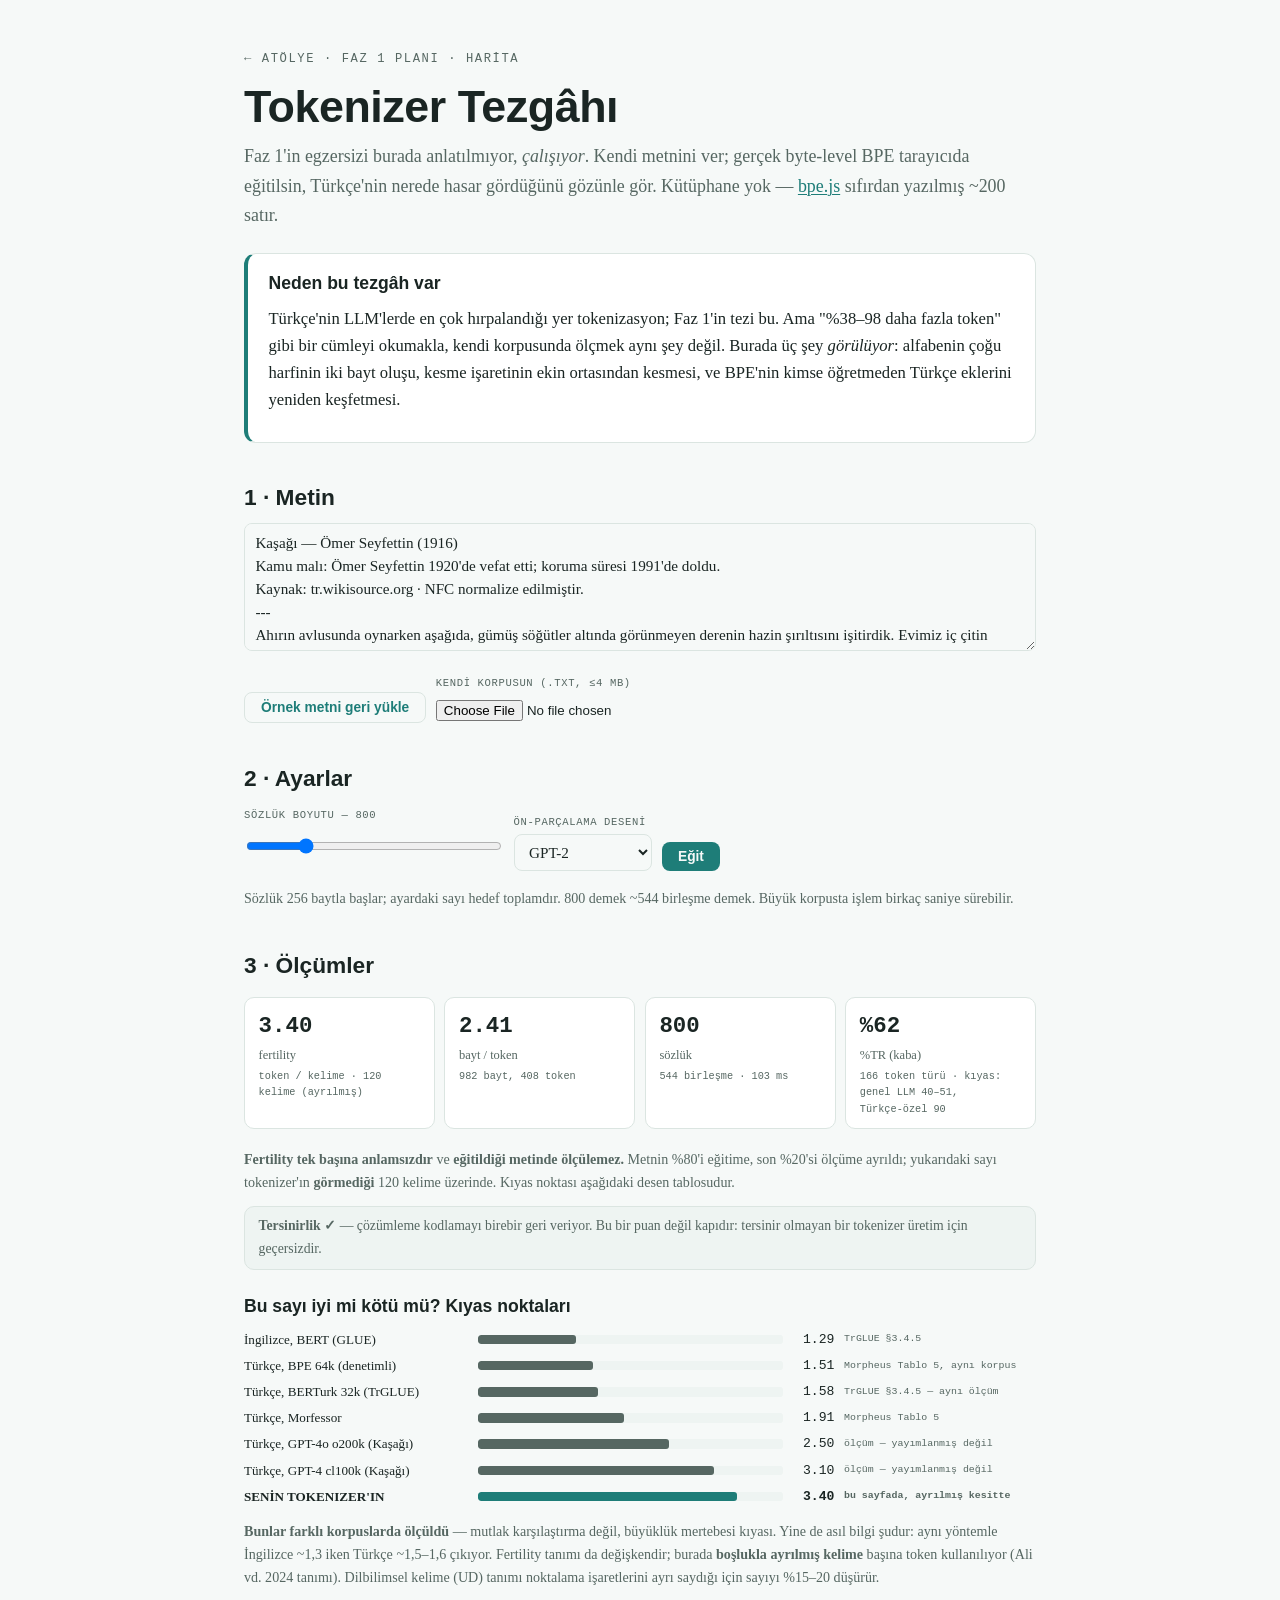
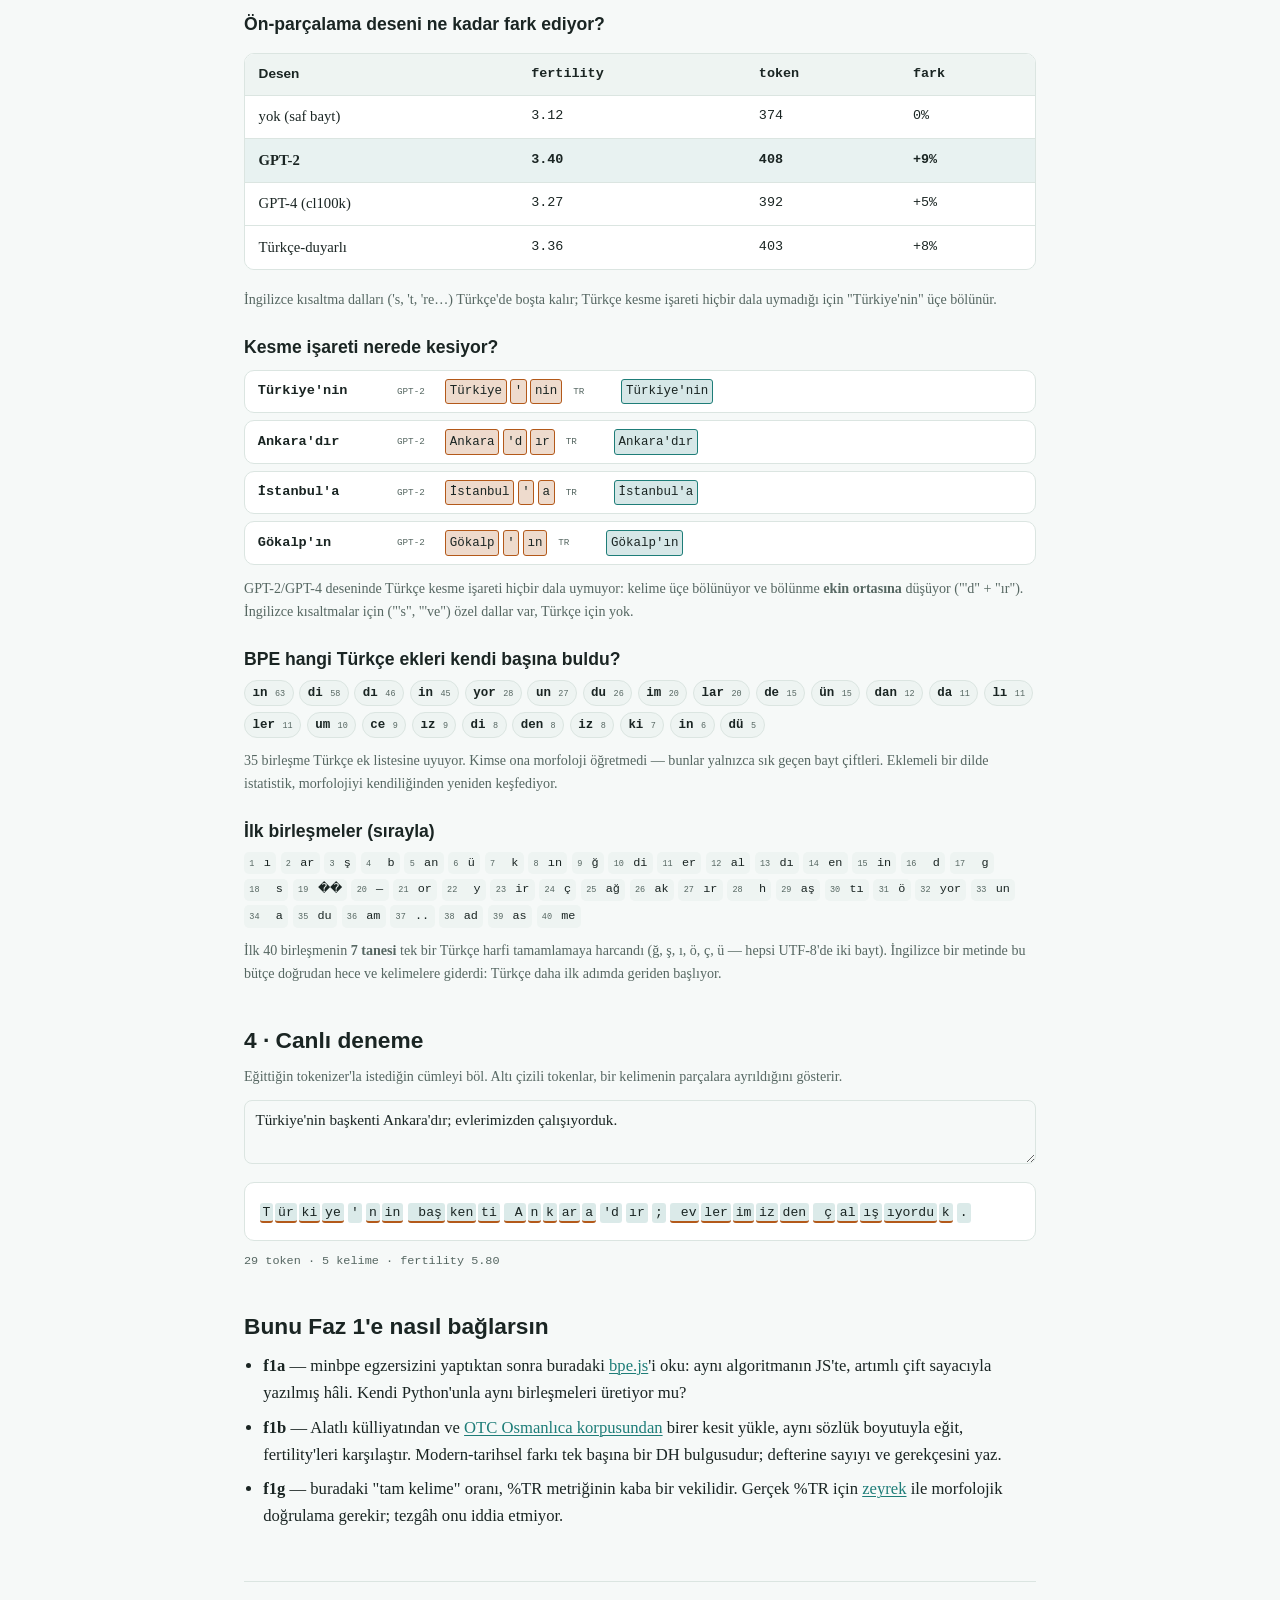
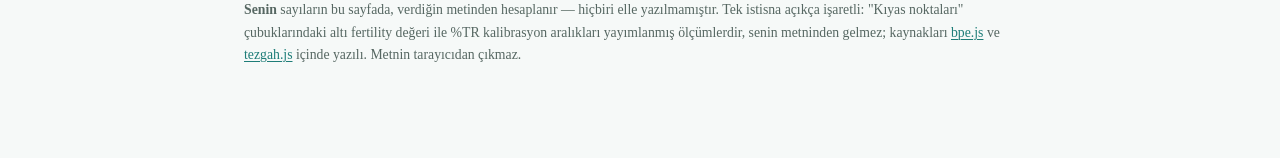
<file: tezgah.html>
<!doctype html>
<html lang="tr">
<head>
<meta charset="utf-8">
<meta http-equiv="Content-Security-Policy" content="default-src 'none'; script-src 'self'; style-src 'self' https://fonts.googleapis.com; font-src https://fonts.gstatic.com; img-src 'self' data:; connect-src 'self'; base-uri 'none'; form-action 'none'">
<meta name="viewport" content="width=device-width, initial-scale=1">
<title>Tokenizer Tezgâhı</title>
<link rel="icon" href="./ikon-192.png">
<link rel="stylesheet" href="https://fonts.googleapis.com/css2?family=Bricolage+Grotesque:opsz,wght@12..96,400..800&family=Source+Serif+4:ital,opsz,wght@0,8..60,400..700&family=IBM+Plex+Mono:wght@400;500;600&display=swap">
<link rel="stylesheet" href="./stil.css">
</head>
<body>
<div class="wrap genis">
  <p class="kicker"><a href="index.html">← atölye</a> · <a href="fazlar/faz1.html">faz 1 planı</a> · <a href="harita.html">harita</a></p>
  <h1>Tokenizer Tezgâhı</h1>
  <p class="lede">Faz 1'in egzersizi burada anlatılmıyor, <em>çalışıyor</em>. Kendi metnini ver; gerçek byte-level BPE tarayıcıda eğitilsin, Türkçe'nin nerede hasar gördüğünü gözünle gör. Kütüphane yok — <a href="bpe.js">bpe.js</a> sıfırdan yazılmış ~200 satır.</p>

  <div class="callout kisiye">
    <h3>Neden bu tezgâh var</h3>
    <p>Türkçe'nin LLM'lerde en çok hırpalandığı yer tokenizasyon; Faz 1'in tezi bu. Ama "%38–98 daha fazla token" gibi bir cümleyi okumakla, kendi korpusunda ölçmek aynı şey değil. Burada üç şey <em>görülüyor</em>: alfabenin çoğu harfinin iki bayt oluşu, kesme işaretinin ekin ortasından kesmesi, ve BPE'nin kimse öğretmeden Türkçe eklerini yeniden keşfetmesi.</p>
  </div>

  <h2>1 · Metin</h2>
  <textarea id="metin" spellcheck="false" aria-label="Eğitim metni"></textarea>
  <div class="arac">
    <button class="dugme ikincil" id="btn-ornek">Örnek metni geri yükle</button>
    <div>
      <label for="dosya">Kendi korpusun (.txt, ≤4 MB)</label>
      <input type="file" id="dosya" accept=".txt,.md,text/plain">
    </div>
  </div>

  <h2>2 · Ayarlar</h2>
  <div class="arac">
    <div>
      <label for="vocab">Sözlük boyutu — <span id="vocab-deger"></span></label>
      <input type="range" id="vocab" class="genis" min="300" max="3000" step="50" value="800">
    </div>
    <div>
      <label for="desen">Ön-parçalama deseni</label>
      <select id="desen"></select>
    </div>
    <button class="dugme" id="btn-egit">Eğit</button>
  </div>
  <p id="durum" role="status" aria-live="polite"></p>
  <p class="small">Sözlük 256 baytla başlar; ayardaki sayı hedef toplamdır. 800 demek ~544 birleşme demek. Büyük korpusta işlem birkaç saniye sürebilir.</p>

  <h2>3 · Ölçümler</h2>
  <div id="sonuc"></div>

  <h2>4 · Canlı deneme</h2>
  <p class="small">Eğittiğin tokenizer'la istediğin cümleyi böl. Altı çizili tokenlar, bir kelimenin parçalara ayrıldığını gösterir.</p>
  <textarea id="deneme" class="kisa" spellcheck="false" aria-label="Denenecek metin"></textarea>
  <div class="tokenler" id="deneme-cikti" aria-live="polite"></div>
  <p class="ozet-satir" id="deneme-ozet"></p>

  <h2>Bunu Faz 1'e nasıl bağlarsın</h2>
  <ul class="plain">
    <li><b>f1a</b> — minbpe egzersizini yaptıktan sonra buradaki <a href="bpe.js">bpe.js</a>'i oku: aynı algoritmanın JS'te, artımlı çift sayacıyla yazılmış hâli. Kendi Python'unla aynı birleşmeleri üretiyor mu?</li>
    <li><b>f1b</b> — Alatlı külliyatından ve <a href="https://arxiv.org/abs/2501.04828">OTC Osmanlıca korpusundan</a> birer kesit yükle, aynı sözlük boyutuyla eğit, fertility'leri karşılaştır. Modern-tarihsel farkı tek başına bir DH bulgusudur; defterine sayıyı ve gerekçesini yaz.</li>
    <li><b>f1g</b> — buradaki "tam kelime" oranı, %TR metriğinin kaba bir vekilidir. Gerçek %TR için <a href="https://github.com/obulat/zeyrek">zeyrek</a> ile morfolojik doğrulama gerekir; tezgâh onu iddia etmiyor.</li>
  </ul>

  <p class="foot"><b>Senin</b> sayıların bu sayfada, verdiğin metinden hesaplanır — hiçbiri elle yazılmamıştır. Tek istisna açıkça işaretli: "Kıyas noktaları" çubuklarındaki altı fertility değeri ile %TR kalibrasyon aralıkları yayımlanmış ölçümlerdir, senin metninden gelmez; kaynakları <a href="bpe.js">bpe.js</a> ve <a href="tezgah.js">tezgah.js</a> içinde yazılı. Metnin tarayıcıdan çıkmaz.</p>
</div>

<script src="./bpe.js"></script>
<script src="./tezgah.js"></script>
</body>
</html>
</file>
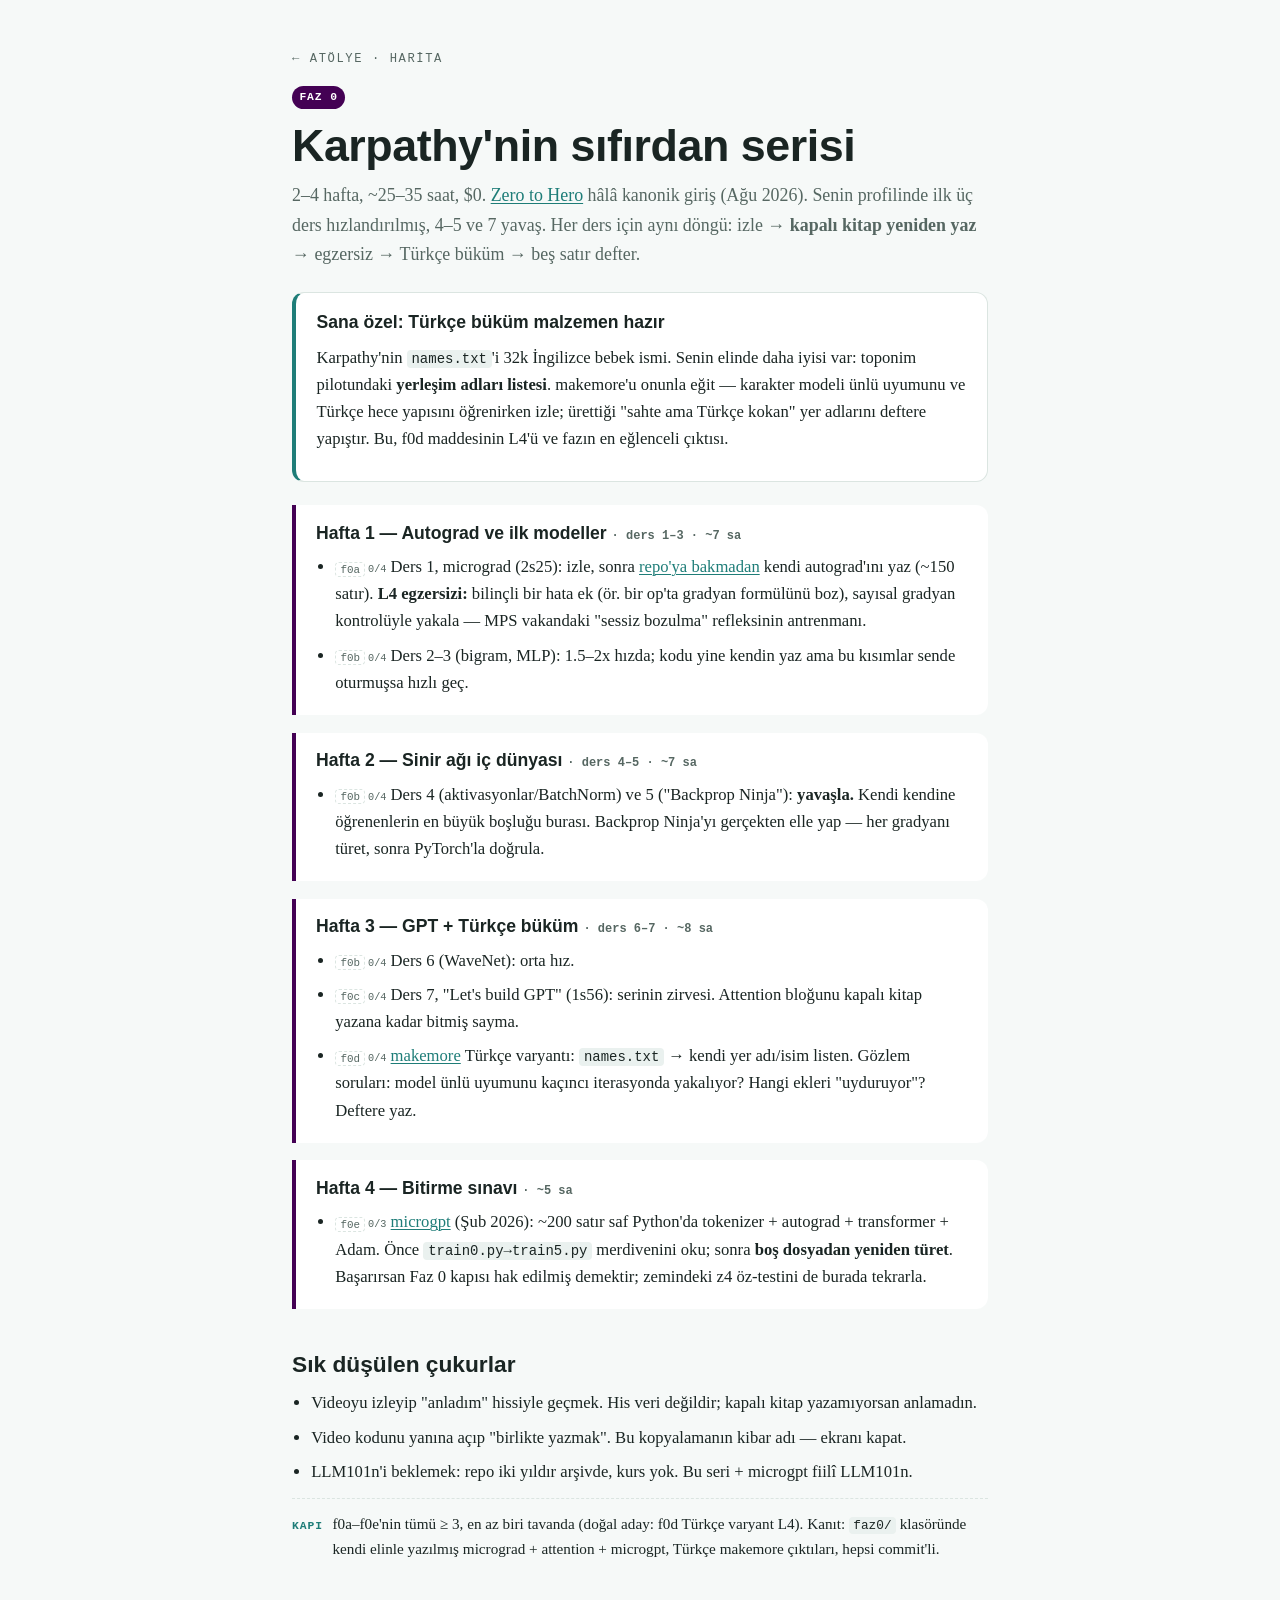
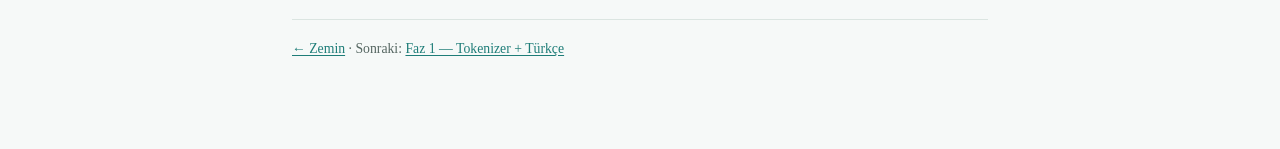
<file: fazlar/faz0.html>
<!doctype html>
<html lang="tr">
<head>
<meta charset="utf-8">
<meta http-equiv="Content-Security-Policy" content="default-src 'none'; script-src 'self'; style-src 'self' https://fonts.googleapis.com; font-src https://fonts.gstatic.com; img-src 'self' data:; connect-src 'self'; base-uri 'none'; form-action 'none'">
<meta name="atolye-kok" content="../">
<meta name="viewport" content="width=device-width, initial-scale=1">
<title>Faz 0 — Karpathy Serisi</title>
<link rel="stylesheet" href="https://fonts.googleapis.com/css2?family=Bricolage+Grotesque:opsz,wght@12..96,400..800&family=Source+Serif+4:ital,opsz,wght@0,8..60,400..700;1,8..60,400..600&family=IBM+Plex+Mono:wght@400;500;600&display=swap">
<link rel="stylesheet" href="../stil.css">
</head>
<body>
<div class="wrap" data-faz="f0">
  <p class="kicker"><a href="../index.html">← atölye</a> · <a href="../harita.html">harita</a></p>
  <p><span class="tag">FAZ 0</span></p>
  <h1>Karpathy'nin sıfırdan serisi</h1>
  <p class="lede">2–4 hafta, ~25–35 saat, $0. <a href="https://karpathy.ai/zero-to-hero.html">Zero to Hero</a> hâlâ kanonik giriş (Ağu 2026). Senin profilinde ilk üç ders hızlandırılmış, 4–5 ve 7 yavaş. Her ders için aynı döngü: izle → <strong>kapalı kitap yeniden yaz</strong> → egzersiz → Türkçe büküm → beş satır defter.</p>

  <div class="callout kisiye">
    <h3>Sana özel: Türkçe büküm malzemen hazır</h3>
    <p>Karpathy'nin <code>names.txt</code>'i 32k İngilizce bebek ismi. Senin elinde daha iyisi var: toponim pilotundaki <strong>yerleşim adları listesi</strong>. makemore'u onunla eğit — karakter modeli ünlü uyumunu ve Türkçe hece yapısını öğrenirken izle; ürettiği "sahte ama Türkçe kokan" yer adlarını deftere yapıştır. Bu, f0d maddesinin L4'ü ve fazın en eğlenceli çıktısı.</p>
  </div>

  <div class="hafta">
    <h3>Hafta 1 — Autograd ve ilk modeller <span class="sure">· ders 1–3 · ~7 sa</span></h3>
    <ul class="plain">
      <li><span class="madde" id="f0a">f0a</span> Ders 1, micrograd (2s25): izle, sonra <a href="https://github.com/karpathy/micrograd">repo'ya bakmadan</a> kendi autograd'ını yaz (~150 satır). <strong>L4 egzersizi:</strong> bilinçli bir hata ek (ör. bir op'ta gradyan formülünü boz), sayısal gradyan kontrolüyle yakala — MPS vakandaki "sessiz bozulma" refleksinin antrenmanı.</li>
      <li><span class="madde" id="f0b">f0b</span> Ders 2–3 (bigram, MLP): 1.5–2x hızda; kodu yine kendin yaz ama bu kısımlar sende oturmuşsa hızlı geç.</li>
    </ul>
  </div>

  <div class="hafta">
    <h3>Hafta 2 — Sinir ağı iç dünyası <span class="sure">· ders 4–5 · ~7 sa</span></h3>
    <ul class="plain">
      <li><span class="madde" data-madde="f0b">f0b</span> Ders 4 (aktivasyonlar/BatchNorm) ve 5 ("Backprop Ninja"): <strong>yavaşla.</strong> Kendi kendine öğrenenlerin en büyük boşluğu burası. Backprop Ninja'yı gerçekten elle yap — her gradyanı türet, sonra PyTorch'la doğrula.</li>
    </ul>
  </div>

  <div class="hafta">
    <h3>Hafta 3 — GPT + Türkçe büküm <span class="sure">· ders 6–7 · ~8 sa</span></h3>
    <ul class="plain">
      <li><span class="madde" data-madde="f0b">f0b</span> Ders 6 (WaveNet): orta hız.</li>
      <li><span class="madde" id="f0c">f0c</span> Ders 7, "Let's build GPT" (1s56): serinin zirvesi. Attention bloğunu kapalı kitap yazana kadar bitmiş sayma.</li>
      <li><span class="madde" id="f0d">f0d</span> <a href="https://github.com/karpathy/makemore">makemore</a> Türkçe varyantı: <code>names.txt</code> → kendi yer adı/isim listen. Gözlem soruları: model ünlü uyumunu kaçıncı iterasyonda yakalıyor? Hangi ekleri "uyduruyor"? Deftere yaz.</li>
    </ul>
  </div>

  <div class="hafta">
    <h3>Hafta 4 — Bitirme sınavı <span class="sure">· ~5 sa</span></h3>
    <ul class="plain">
      <li><span class="madde" id="f0e">f0e</span> <a href="https://karpathy.github.io/2026/02/12/microgpt/">microgpt</a> (Şub 2026): ~200 satır saf Python'da tokenizer + autograd + transformer + Adam. Önce <code>train0.py→train5.py</code> merdivenini oku; sonra <strong>boş dosyadan yeniden türet</strong>. Başarırsan Faz 0 kapısı hak edilmiş demektir; zemindeki z4 öz-testini de burada tekrarla.</li>
    </ul>
  </div>

  <h2>Sık düşülen çukurlar</h2>
  <ul class="plain">
    <li>Videoyu izleyip "anladım" hissiyle geçmek. His veri değildir; kapalı kitap yazamıyorsan anlamadın.</li>
    <li>Video kodunu yanına açıp "birlikte yazmak". Bu kopyalamanın kibar adı — ekranı kapat.</li>
    <li>LLM101n'i beklemek: repo iki yıldır arşivde, kurs yok. Bu seri + microgpt fiilî LLM101n.</li>
  </ul>

  <div class="deliv"><span class="lbl">Kapı</span><span>f0a–f0e'nin tümü ≥ 3, en az biri tavanda (doğal aday: f0d Türkçe varyant L4). Kanıt: <code>faz0/</code> klasöründe kendi elinle yazılmış micrograd + attention + microgpt, Türkçe makemore çıktıları, hepsi commit'li.</span></div>

  <p class="foot"><a href="zemin.html">← Zemin</a> · Sonraki: <a href="faz1.html">Faz 1 — Tokenizer + Türkçe</a></p>
</div>
<script type="module" src="../app.js"></script>
</body>
</html>
</file>
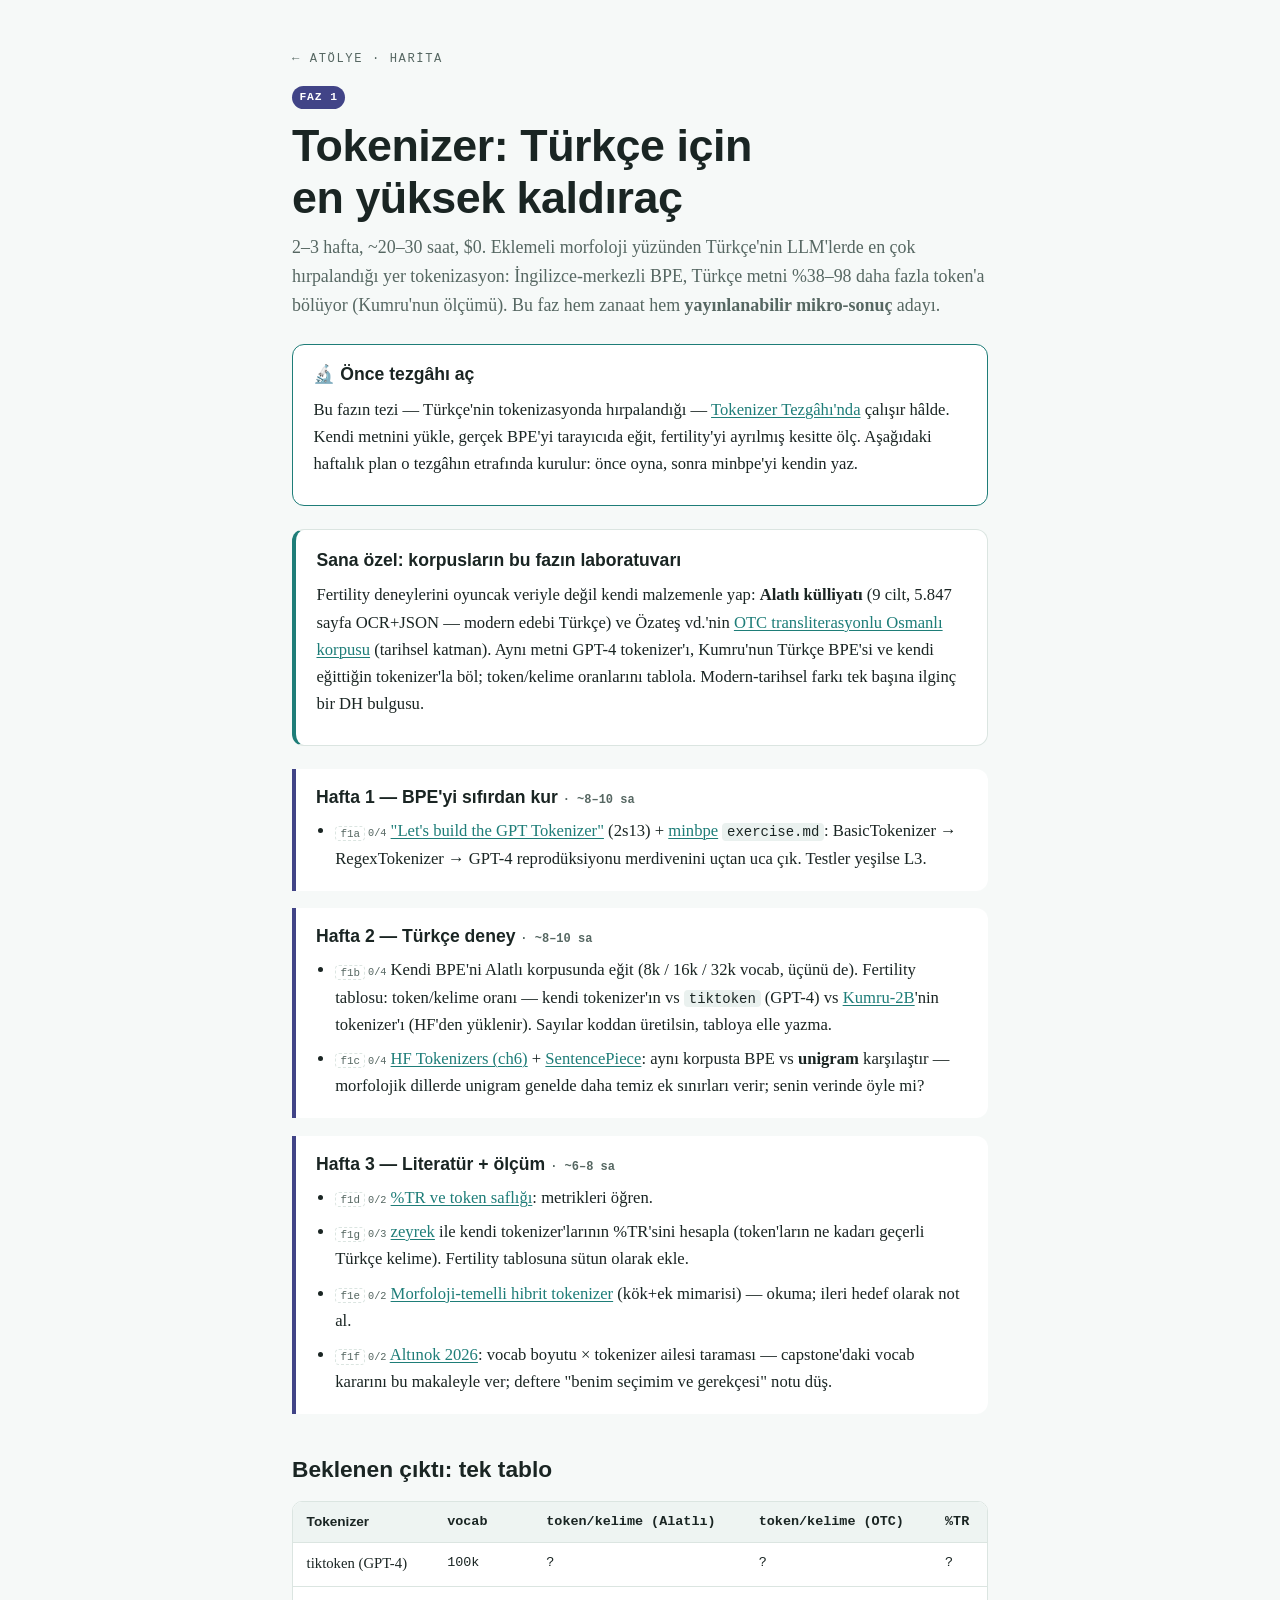
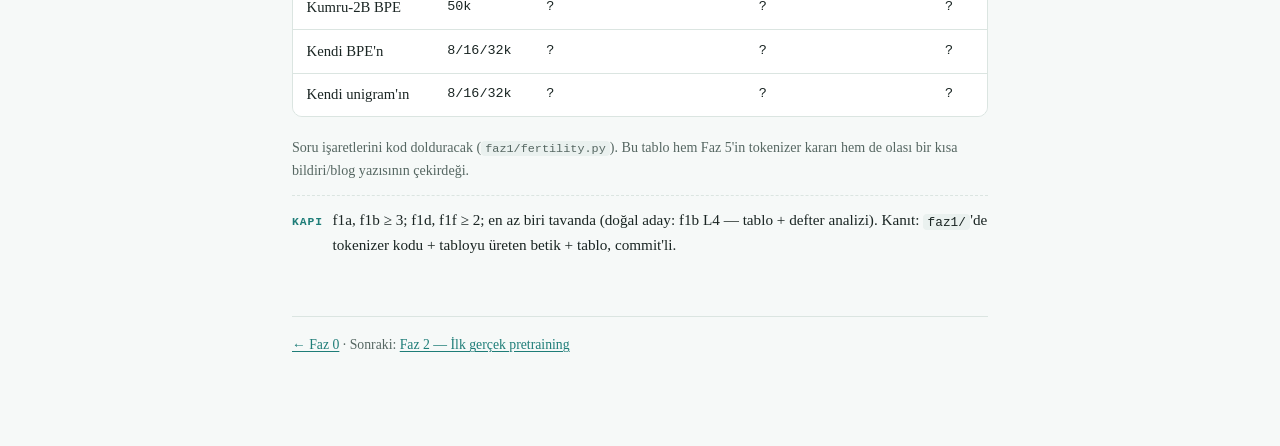
<file: fazlar/faz1.html>
<!doctype html>
<html lang="tr">
<head>
<meta charset="utf-8">
<meta http-equiv="Content-Security-Policy" content="default-src 'none'; script-src 'self'; style-src 'self' https://fonts.googleapis.com; font-src https://fonts.gstatic.com; img-src 'self' data:; connect-src 'self'; base-uri 'none'; form-action 'none'">
<meta name="atolye-kok" content="../">
<meta name="viewport" content="width=device-width, initial-scale=1">
<title>Faz 1 — Tokenizer ve Türkçe</title>
<link rel="stylesheet" href="https://fonts.googleapis.com/css2?family=Bricolage+Grotesque:opsz,wght@12..96,400..800&family=Source+Serif+4:ital,opsz,wght@0,8..60,400..700;1,8..60,400..600&family=IBM+Plex+Mono:wght@400;500;600&display=swap">
<link rel="stylesheet" href="../stil.css">
</head>
<body>
<div class="wrap" data-faz="f1">
  <p class="kicker"><a href="../index.html">← atölye</a> · <a href="../harita.html">harita</a></p>
  <p><span class="tag">FAZ 1</span></p>
  <h1>Tokenizer: Türkçe için en yüksek kaldıraç</h1>
  <p class="lede">2–3 hafta, ~20–30 saat, $0. Eklemeli morfoloji yüzünden Türkçe'nin LLM'lerde en çok hırpalandığı yer tokenizasyon: İngilizce-merkezli BPE, Türkçe metni %38–98 daha fazla token'a bölüyor (Kumru'nun ölçümü). Bu faz hem zanaat hem <strong>yayınlanabilir mikro-sonuç</strong> adayı.</p>

  <div class="callout accent">
    <h3>🔬 Önce tezgâhı aç</h3>
    <p>Bu fazın tezi — Türkçe'nin tokenizasyonda hırpalandığı — <a href="../tezgah.html">Tokenizer Tezgâhı'nda</a> çalışır hâlde. Kendi metnini yükle, gerçek BPE'yi tarayıcıda eğit, fertility'yi ayrılmış kesitte ölç. Aşağıdaki haftalık plan o tezgâhın etrafında kurulur: önce oyna, sonra minbpe'yi kendin yaz.</p>
  </div>

  <div class="callout kisiye">
    <h3>Sana özel: korpusların bu fazın laboratuvarı</h3>
    <p>Fertility deneylerini oyuncak veriyle değil kendi malzemenle yap: <strong>Alatlı külliyatı</strong> (9 cilt, 5.847 sayfa OCR+JSON — modern edebi Türkçe) ve Özateş vd.'nin <a href="https://arxiv.org/abs/2501.04828">OTC transliterasyonlu Osmanlı korpusu</a> (tarihsel katman). Aynı metni GPT-4 tokenizer'ı, Kumru'nun Türkçe BPE'si ve kendi eğittiğin tokenizer'la böl; token/kelime oranlarını tablola. Modern-tarihsel farkı tek başına ilginç bir DH bulgusu.</p>
  </div>

  <div class="hafta">
    <h3>Hafta 1 — BPE'yi sıfırdan kur <span class="sure">· ~8–10 sa</span></h3>
    <ul class="plain">
      <li><span class="madde" id="f1a">f1a</span> <a href="https://www.youtube.com/watch?v=zduSFxRajkE">"Let's build the GPT Tokenizer"</a> (2s13) + <a href="https://github.com/karpathy/minbpe">minbpe</a> <code>exercise.md</code>: BasicTokenizer → RegexTokenizer → GPT-4 reprodüksiyonu merdivenini uçtan uca çık. Testler yeşilse L3.</li>
    </ul>
  </div>

  <div class="hafta">
    <h3>Hafta 2 — Türkçe deney <span class="sure">· ~8–10 sa</span></h3>
    <ul class="plain">
      <li><span class="madde" id="f1b">f1b</span> Kendi BPE'ni Alatlı korpusunda eğit (8k / 16k / 32k vocab, üçünü de). Fertility tablosu: token/kelime oranı — kendi tokenizer'ın vs <code>tiktoken</code> (GPT-4) vs <a href="https://huggingface.co/vngrs-ai/Kumru-2B">Kumru-2B</a>'nin tokenizer'ı (HF'den yüklenir). Sayılar koddan üretilsin, tabloya elle yazma.</li>
      <li><span class="madde" id="f1c">f1c</span> <a href="https://huggingface.co/learn/llm-course/chapter6/1">HF Tokenizers (ch6)</a> + <a href="https://github.com/google/sentencepiece">SentencePiece</a>: aynı korpusta BPE vs <strong>unigram</strong> karşılaştır — morfolojik dillerde unigram genelde daha temiz ek sınırları verir; senin verinde öyle mi?</li>
    </ul>
  </div>

  <div class="hafta">
    <h3>Hafta 3 — Literatür + ölçüm <span class="sure">· ~6–8 sa</span></h3>
    <ul class="plain">
      <li><span class="madde" id="f1d">f1d</span> <a href="https://arxiv.org/abs/2502.07057">%TR ve token saflığı</a>: metrikleri öğren.</li>
      <li><span class="madde" id="f1g">f1g</span> <a href="https://github.com/obulat/zeyrek">zeyrek</a> ile kendi tokenizer'larının %TR'sini hesapla (token'ların ne kadarı geçerli Türkçe kelime). Fertility tablosuna sütun olarak ekle.</li>
      <li><span class="madde" id="f1e">f1e</span> <a href="https://arxiv.org/abs/2508.14292">Morfoloji-temelli hibrit tokenizer</a> (kök+ek mimarisi) — okuma; ileri hedef olarak not al.</li>
      <li><span class="madde" id="f1f">f1f</span> <a href="https://arxiv.org/abs/2602.06942">Altınok 2026</a>: vocab boyutu × tokenizer ailesi taraması — capstone'daki vocab kararını bu makaleyle ver; deftere "benim seçimim ve gerekçesi" notu düş.</li>
    </ul>
  </div>

  <h2>Beklenen çıktı: tek tablo</h2>
  <div class="tblwrap"><table>
    <tr><th>Tokenizer</th><th class="num">vocab</th><th class="num">token/kelime (Alatlı)</th><th class="num">token/kelime (OTC)</th><th class="num">%TR</th></tr>
    <tr><td>tiktoken (GPT-4)</td><td class="num">100k</td><td class="num">?</td><td class="num">?</td><td class="num">?</td></tr>
    <tr><td>Kumru-2B BPE</td><td class="num">50k</td><td class="num">?</td><td class="num">?</td><td class="num">?</td></tr>
    <tr><td>Kendi BPE'n</td><td class="num">8/16/32k</td><td class="num">?</td><td class="num">?</td><td class="num">?</td></tr>
    <tr><td>Kendi unigram'ın</td><td class="num">8/16/32k</td><td class="num">?</td><td class="num">?</td><td class="num">?</td></tr>
  </table></div>
  <p class="small">Soru işaretlerini kod dolduracak (<code>faz1/fertility.py</code>). Bu tablo hem Faz 5'in tokenizer kararı hem de olası bir kısa bildiri/blog yazısının çekirdeği.</p>

  <div class="deliv"><span class="lbl">Kapı</span><span>f1a, f1b ≥ 3; f1d, f1f ≥ 2; en az biri tavanda (doğal aday: f1b L4 — tablo + defter analizi). Kanıt: <code>faz1/</code>'de tokenizer kodu + tabloyu üreten betik + tablo, commit'li.</span></div>

  <p class="foot"><a href="faz0.html">← Faz 0</a> · Sonraki: <a href="faz2.html">Faz 2 — İlk gerçek pretraining</a></p>
</div>
<script type="module" src="../app.js"></script>
</body>
</html>
</file>
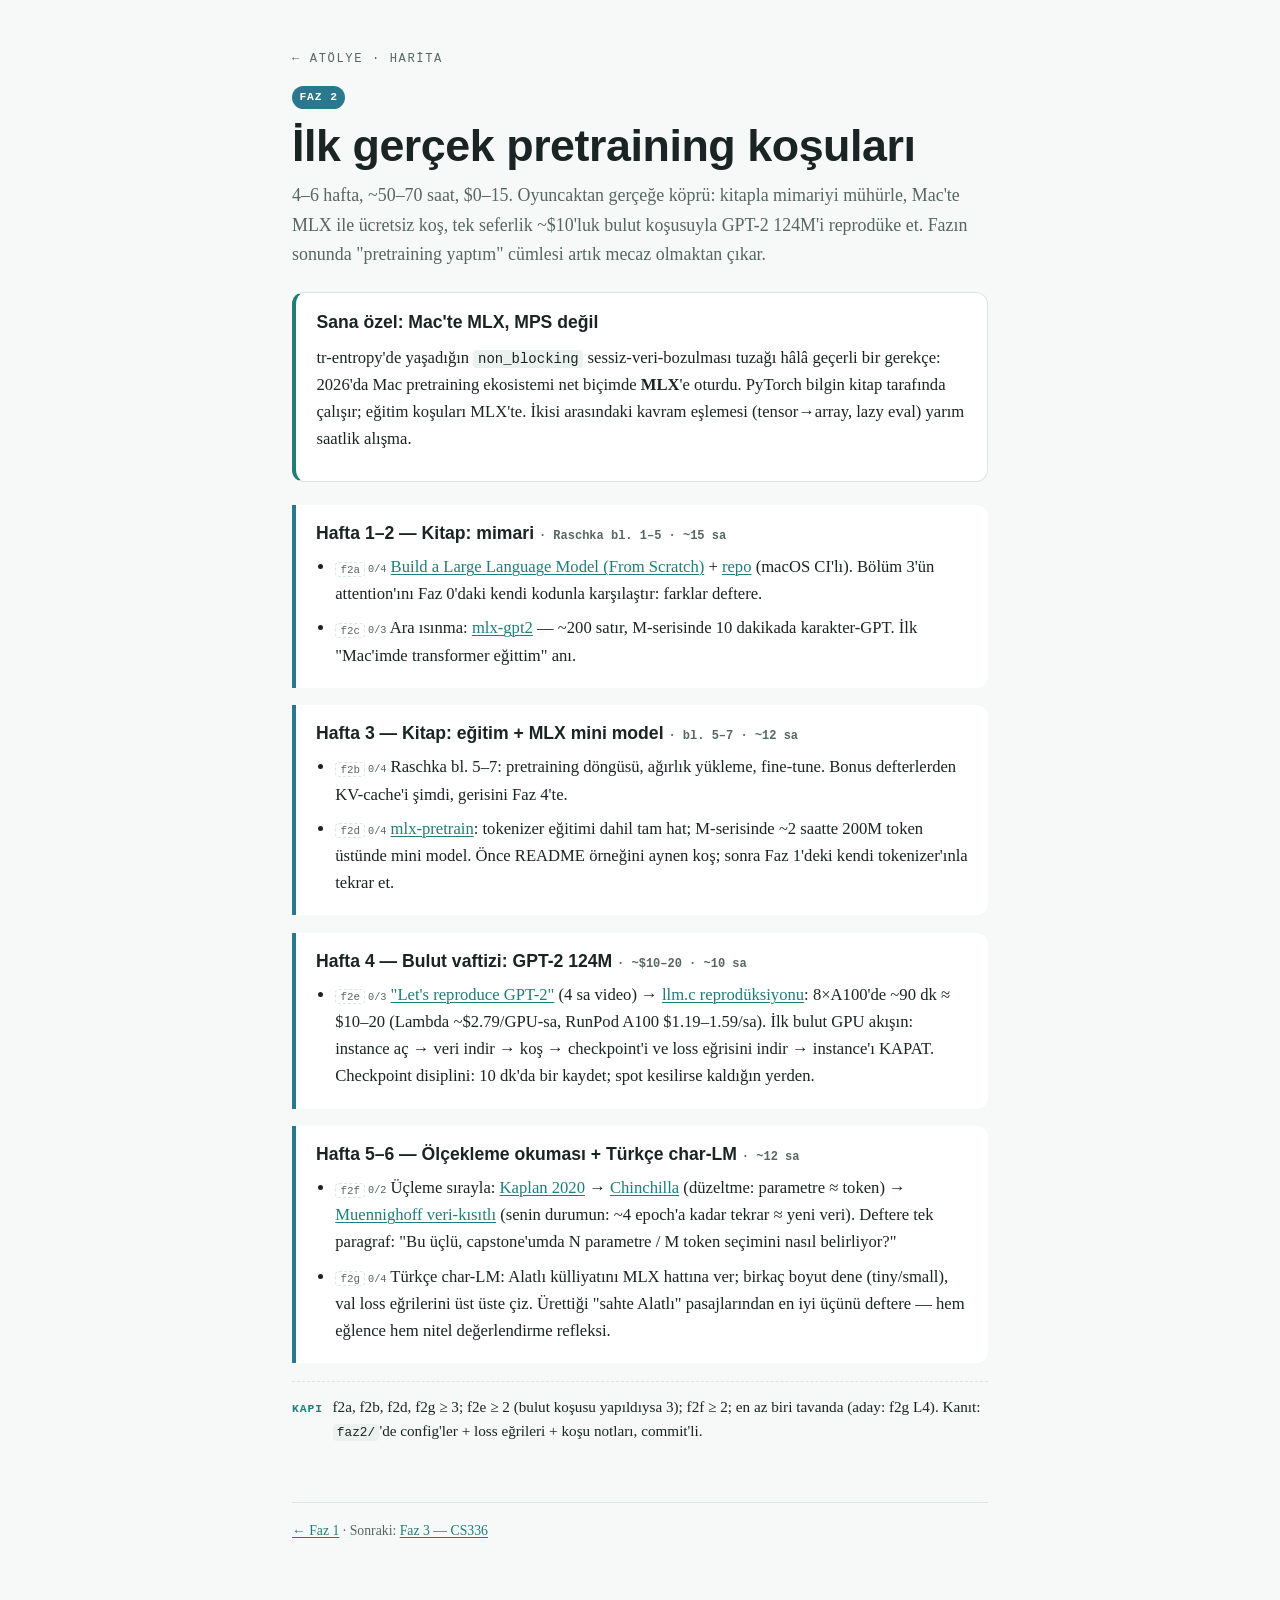
<file: fazlar/faz2.html>
<!doctype html>
<html lang="tr">
<head>
<meta charset="utf-8">
<meta http-equiv="Content-Security-Policy" content="default-src 'none'; script-src 'self'; style-src 'self' https://fonts.googleapis.com; font-src https://fonts.gstatic.com; img-src 'self' data:; connect-src 'self'; base-uri 'none'; form-action 'none'">
<meta name="atolye-kok" content="../">
<meta name="viewport" content="width=device-width, initial-scale=1">
<title>Faz 2 — İlk Gerçek Pretraining</title>
<link rel="stylesheet" href="https://fonts.googleapis.com/css2?family=Bricolage+Grotesque:opsz,wght@12..96,400..800&family=Source+Serif+4:ital,opsz,wght@0,8..60,400..700;1,8..60,400..600&family=IBM+Plex+Mono:wght@400;500;600&display=swap">
<link rel="stylesheet" href="../stil.css">
</head>
<body>
<div class="wrap" data-faz="f2">
  <p class="kicker"><a href="../index.html">← atölye</a> · <a href="../harita.html">harita</a></p>
  <p><span class="tag">FAZ 2</span></p>
  <h1>İlk gerçek pretraining koşuları</h1>
  <p class="lede">4–6 hafta, ~50–70 saat, $0–15. Oyuncaktan gerçeğe köprü: kitapla mimariyi mühürle, Mac'te MLX ile ücretsiz koş, tek seferlik ~$10'luk bulut koşusuyla GPT-2 124M'i reprodüke et. Fazın sonunda "pretraining yaptım" cümlesi artık mecaz olmaktan çıkar.</p>

  <div class="callout kisiye">
    <h3>Sana özel: Mac'te MLX, MPS değil</h3>
    <p>tr-entropy'de yaşadığın <code>non_blocking</code> sessiz-veri-bozulması tuzağı hâlâ geçerli bir gerekçe: 2026'da Mac pretraining ekosistemi net biçimde <strong>MLX</strong>'e oturdu. PyTorch bilgin kitap tarafında çalışır; eğitim koşuları MLX'te. İkisi arasındaki kavram eşlemesi (tensor→array, lazy eval) yarım saatlik alışma.</p>
  </div>

  <div class="hafta">
    <h3>Hafta 1–2 — Kitap: mimari <span class="sure">· Raschka bl. 1–5 · ~15 sa</span></h3>
    <ul class="plain">
      <li><span class="madde" id="f2a">f2a</span> <a href="https://www.manning.com/books/build-a-large-language-model-from-scratch">Build a Large Language Model (From Scratch)</a> + <a href="https://github.com/rasbt/LLMs-from-scratch">repo</a> (macOS CI'lı). Bölüm 3'ün attention'ını Faz 0'daki kendi kodunla karşılaştır: farklar deftere.</li>
      <li><span class="madde" id="f2c">f2c</span> Ara ısınma: <a href="https://github.com/pranavjad/mlx-gpt2">mlx-gpt2</a> — ~200 satır, M-serisinde 10 dakikada karakter-GPT. İlk "Mac'imde transformer eğittim" anı.</li>
    </ul>
  </div>

  <div class="hafta">
    <h3>Hafta 3 — Kitap: eğitim + MLX mini model <span class="sure">· bl. 5–7 · ~12 sa</span></h3>
    <ul class="plain">
      <li><span class="madde" id="f2b">f2b</span> Raschka bl. 5–7: pretraining döngüsü, ağırlık yükleme, fine-tune. Bonus defterlerden KV-cache'i şimdi, gerisini Faz 4'te.</li>
      <li><span class="madde" id="f2d">f2d</span> <a href="https://github.com/N8python/mlx-pretrain">mlx-pretrain</a>: tokenizer eğitimi dahil tam hat; M-serisinde ~2 saatte 200M token üstünde mini model. Önce README örneğini aynen koş; sonra Faz 1'deki kendi tokenizer'ınla tekrar et.</li>
    </ul>
  </div>

  <div class="hafta">
    <h3>Hafta 4 — Bulut vaftizi: GPT-2 124M <span class="sure">· ~$10–20 · ~10 sa</span></h3>
    <ul class="plain">
      <li><span class="madde" id="f2e">f2e</span> <a href="https://github.com/karpathy/build-nanogpt">"Let's reproduce GPT-2"</a> (4 sa video) → <a href="https://github.com/karpathy/llm.c/discussions/481">llm.c reprodüksiyonu</a>: 8×A100'de ~90 dk ≈ $10–20 (Lambda ~$2.79/GPU-sa, RunPod A100 $1.19–1.59/sa). İlk bulut GPU akışın: instance aç → veri indir → koş → checkpoint'i ve loss eğrisini indir → instance'ı KAPAT. Checkpoint disiplini: 10 dk'da bir kaydet; spot kesilirse kaldığın yerden.</li>
    </ul>
  </div>

  <div class="hafta">
    <h3>Hafta 5–6 — Ölçekleme okuması + Türkçe char-LM <span class="sure">· ~12 sa</span></h3>
    <ul class="plain">
      <li><span class="madde" id="f2f">f2f</span> Üçleme sırayla: <a href="https://arxiv.org/abs/2001.08361">Kaplan 2020</a> → <a href="https://arxiv.org/abs/2203.15556">Chinchilla</a> (düzeltme: parametre ≈ token) → <a href="https://arxiv.org/abs/2305.16264">Muennighoff veri-kısıtlı</a> (senin durumun: ~4 epoch'a kadar tekrar ≈ yeni veri). Deftere tek paragraf: "Bu üçlü, capstone'umda N parametre / M token seçimini nasıl belirliyor?"</li>
      <li><span class="madde" id="f2g">f2g</span> Türkçe char-LM: Alatlı külliyatını MLX hattına ver; birkaç boyut dene (tiny/small), val loss eğrilerini üst üste çiz. Ürettiği "sahte Alatlı" pasajlarından en iyi üçünü deftere — hem eğlence hem nitel değerlendirme refleksi.</li>
    </ul>
  </div>

  <div class="deliv"><span class="lbl">Kapı</span><span>f2a, f2b, f2d, f2g ≥ 3; f2e ≥ 2 (bulut koşusu yapıldıysa 3); f2f ≥ 2; en az biri tavanda (aday: f2g L4). Kanıt: <code>faz2/</code>'de config'ler + loss eğrileri + koşu notları, commit'li.</span></div>

  <p class="foot"><a href="faz1.html">← Faz 1</a> · Sonraki: <a href="faz3.html">Faz 3 — CS336</a></p>
</div>
<script type="module" src="../app.js"></script>
</body>
</html>
</file>
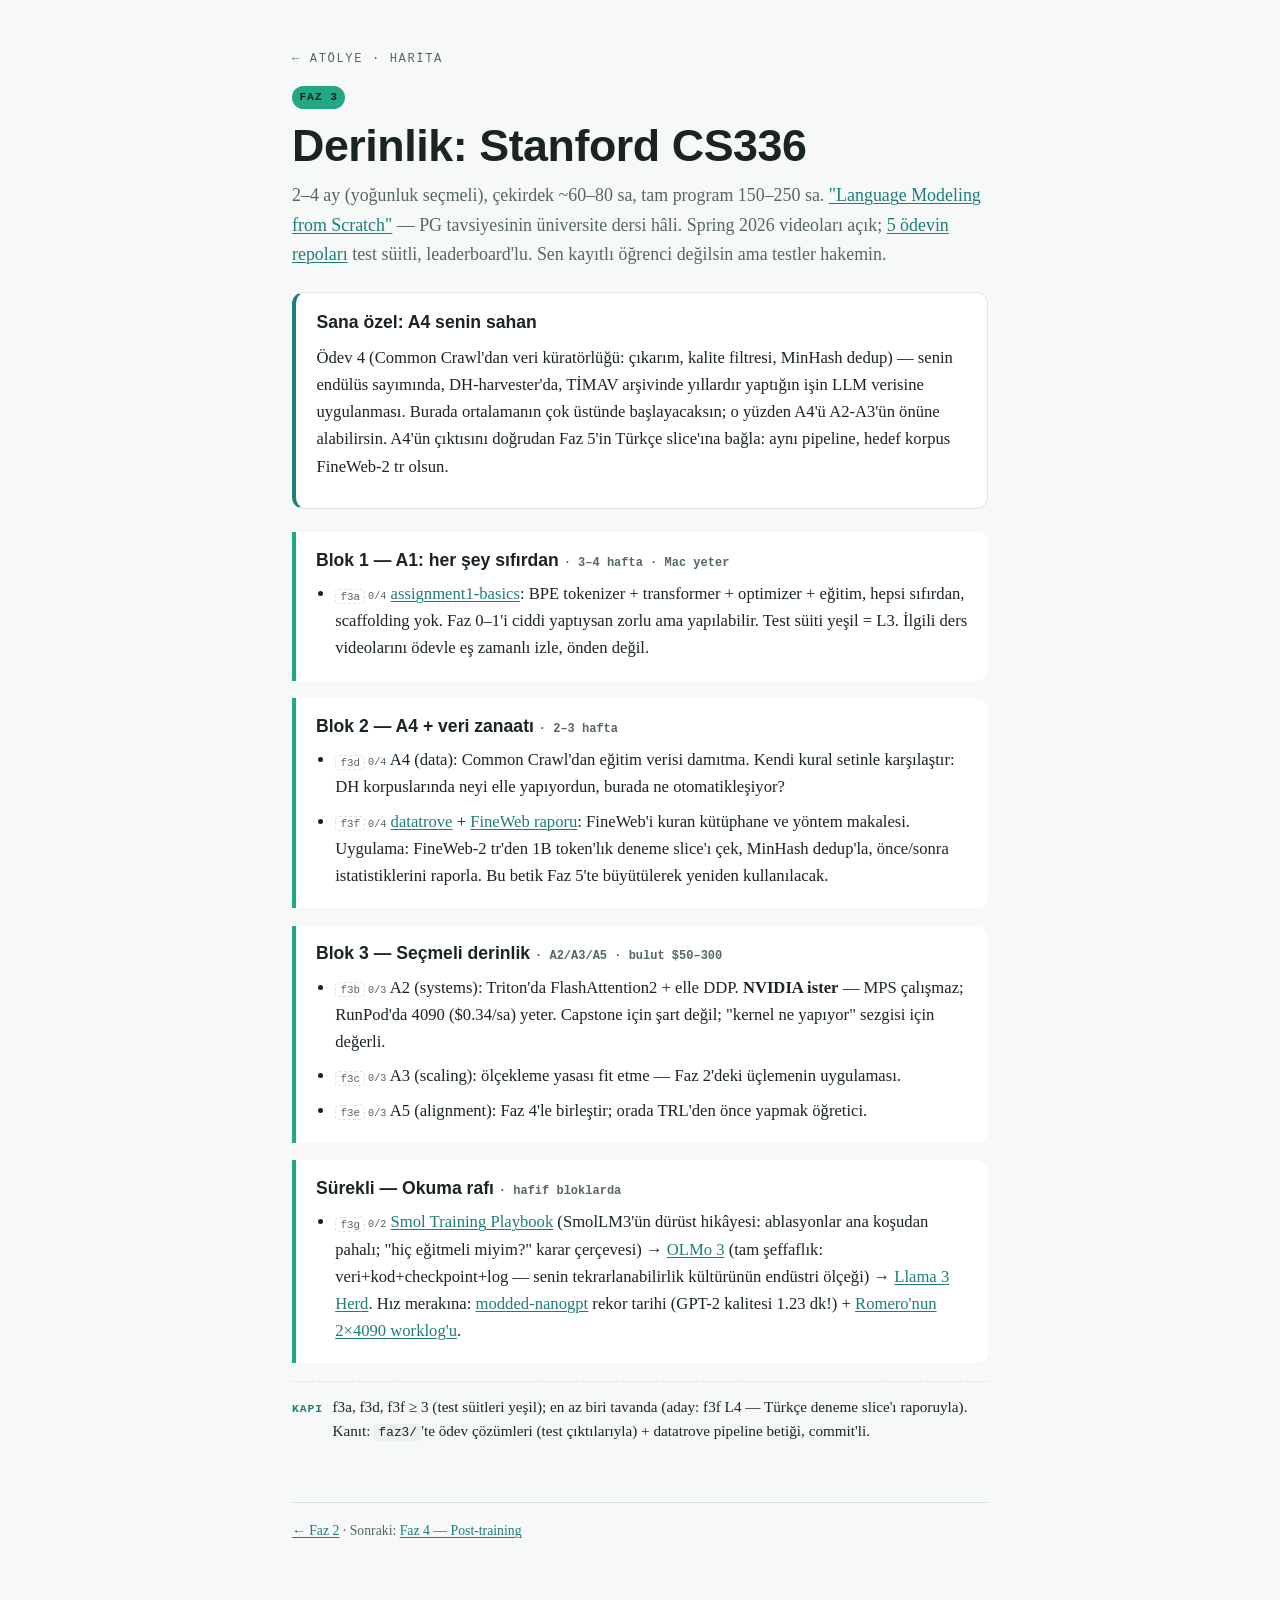
<file: fazlar/faz3.html>
<!doctype html>
<html lang="tr">
<head>
<meta charset="utf-8">
<meta http-equiv="Content-Security-Policy" content="default-src 'none'; script-src 'self'; style-src 'self' https://fonts.googleapis.com; font-src https://fonts.gstatic.com; img-src 'self' data:; connect-src 'self'; base-uri 'none'; form-action 'none'">
<meta name="atolye-kok" content="../">
<meta name="viewport" content="width=device-width, initial-scale=1">
<title>Faz 3 — CS336 Omurgası</title>
<link rel="stylesheet" href="https://fonts.googleapis.com/css2?family=Bricolage+Grotesque:opsz,wght@12..96,400..800&family=Source+Serif+4:ital,opsz,wght@0,8..60,400..700;1,8..60,400..600&family=IBM+Plex+Mono:wght@400;500;600&display=swap">
<link rel="stylesheet" href="../stil.css">
</head>
<body>
<div class="wrap" data-faz="f3">
  <p class="kicker"><a href="../index.html">← atölye</a> · <a href="../harita.html">harita</a></p>
  <p><span class="tag">FAZ 3</span></p>
  <h1>Derinlik: Stanford CS336</h1>
  <p class="lede">2–4 ay (yoğunluk seçmeli), çekirdek ~60–80 sa, tam program 150–250 sa. <a href="https://cs336.stanford.edu/">"Language Modeling from Scratch"</a> — PG tavsiyesinin üniversite dersi hâli. Spring 2026 videoları açık; <a href="https://github.com/stanford-cs336">5 ödevin repoları</a> test süitli, leaderboard'lu. Sen kayıtlı öğrenci değilsin ama testler hakemin.</p>

  <div class="callout kisiye">
    <h3>Sana özel: A4 senin sahan</h3>
    <p>Ödev 4 (Common Crawl'dan veri küratörlüğü: çıkarım, kalite filtresi, MinHash dedup) — senin endülüs sayımında, DH-harvester'da, TİMAV arşivinde yıllardır yaptığın işin LLM verisine uygulanması. Burada ortalamanın çok üstünde başlayacaksın; o yüzden A4'ü A2-A3'ün önüne alabilirsin. A4'ün çıktısını doğrudan Faz 5'in Türkçe slice'ına bağla: aynı pipeline, hedef korpus FineWeb-2 tr olsun.</p>
  </div>

  <div class="hafta">
    <h3>Blok 1 — A1: her şey sıfırdan <span class="sure">· 3–4 hafta · Mac yeter</span></h3>
    <ul class="plain">
      <li><span class="madde" id="f3a">f3a</span> <a href="https://github.com/stanford-cs336/assignment1-basics">assignment1-basics</a>: BPE tokenizer + transformer + optimizer + eğitim, hepsi sıfırdan, scaffolding yok. Faz 0–1'i ciddi yaptıysan zorlu ama yapılabilir. Test süiti yeşil = L3. İlgili ders videolarını ödevle eş zamanlı izle, önden değil.</li>
    </ul>
  </div>

  <div class="hafta">
    <h3>Blok 2 — A4 + veri zanaatı <span class="sure">· 2–3 hafta</span></h3>
    <ul class="plain">
      <li><span class="madde" id="f3d">f3d</span> A4 (data): Common Crawl'dan eğitim verisi damıtma. Kendi kural setinle karşılaştır: DH korpuslarında neyi elle yapıyordun, burada ne otomatikleşiyor?</li>
      <li><span class="madde" id="f3f">f3f</span> <a href="https://github.com/huggingface/datatrove">datatrove</a> + <a href="https://arxiv.org/abs/2406.17557">FineWeb raporu</a>: FineWeb'i kuran kütüphane ve yöntem makalesi. Uygulama: FineWeb-2 tr'den 1B token'lık deneme slice'ı çek, MinHash dedup'la, önce/sonra istatistiklerini raporla. Bu betik Faz 5'te büyütülerek yeniden kullanılacak.</li>
    </ul>
  </div>

  <div class="hafta">
    <h3>Blok 3 — Seçmeli derinlik <span class="sure">· A2/A3/A5 · bulut $50–300</span></h3>
    <ul class="plain">
      <li><span class="madde" id="f3b">f3b</span> A2 (systems): Triton'da FlashAttention2 + elle DDP. <strong>NVIDIA ister</strong> — MPS çalışmaz; RunPod'da 4090 ($0.34/sa) yeter. Capstone için şart değil; "kernel ne yapıyor" sezgisi için değerli.</li>
      <li><span class="madde" id="f3c">f3c</span> A3 (scaling): ölçekleme yasası fit etme — Faz 2'deki üçlemenin uygulaması.</li>
      <li><span class="madde" id="f3e">f3e</span> A5 (alignment): Faz 4'le birleştir; orada TRL'den önce yapmak öğretici.</li>
    </ul>
  </div>

  <div class="hafta">
    <h3>Sürekli — Okuma rafı <span class="sure">· hafif bloklarda</span></h3>
    <ul class="plain">
      <li><span class="madde" id="f3g">f3g</span> <a href="https://huggingfacetb-smol-training-playbook.hf.space/">Smol Training Playbook</a> (SmolLM3'ün dürüst hikâyesi: ablasyonlar ana koşudan pahalı; "hiç eğitmeli miyim?" karar çerçevesi) → <a href="https://allenai.org/blog/olmo3">OLMo 3</a> (tam şeffaflık: veri+kod+checkpoint+log — senin tekrarlanabilirlik kültürünün endüstri ölçeği) → <a href="https://arxiv.org/abs/2407.21783">Llama 3 Herd</a>. Hız merakına: <a href="https://github.com/KellerJordan/modded-nanogpt">modded-nanogpt</a> rekor tarihi (GPT-2 kalitesi 1.23 dk!) + <a href="https://www.tylerromero.com/posts/nanogpt-speedrun-worklog/">Romero'nun 2×4090 worklog'u</a>.</li>
    </ul>
  </div>

  <div class="deliv"><span class="lbl">Kapı</span><span>f3a, f3d, f3f ≥ 3 (test süitleri yeşil); en az biri tavanda (aday: f3f L4 — Türkçe deneme slice'ı raporuyla). Kanıt: <code>faz3/</code>'te ödev çözümleri (test çıktılarıyla) + datatrove pipeline betiği, commit'li.</span></div>

  <p class="foot"><a href="faz2.html">← Faz 2</a> · Sonraki: <a href="faz4.html">Faz 4 — Post-training</a></p>
</div>
<script type="module" src="../app.js"></script>
</body>
</html>
</file>
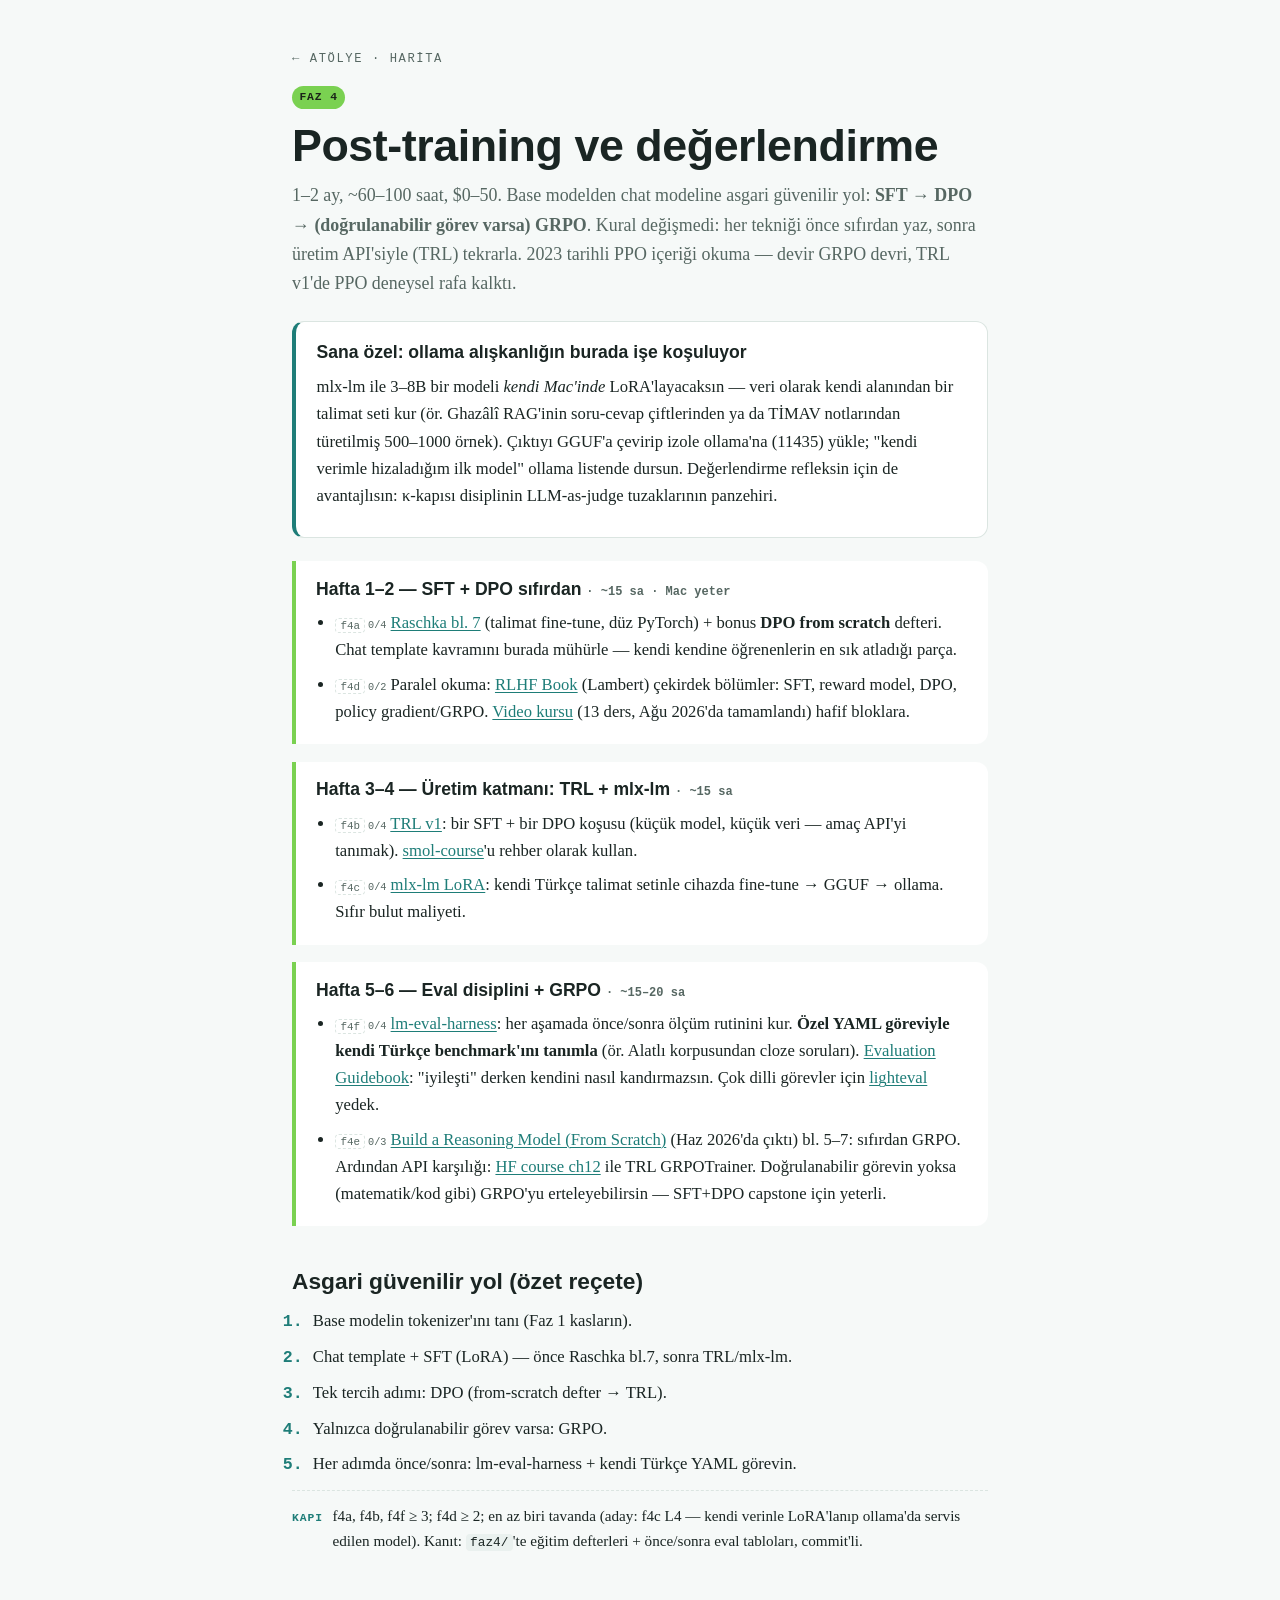
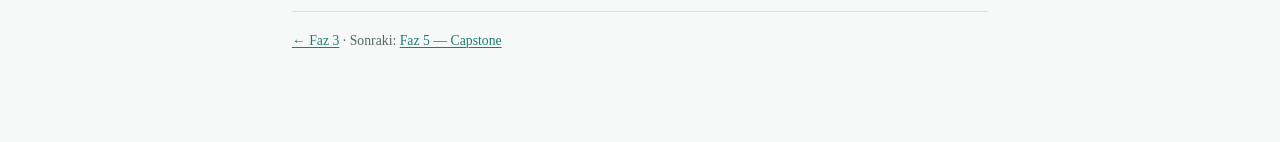
<file: fazlar/faz4.html>
<!doctype html>
<html lang="tr">
<head>
<meta charset="utf-8">
<meta http-equiv="Content-Security-Policy" content="default-src 'none'; script-src 'self'; style-src 'self' https://fonts.googleapis.com; font-src https://fonts.gstatic.com; img-src 'self' data:; connect-src 'self'; base-uri 'none'; form-action 'none'">
<meta name="atolye-kok" content="../">
<meta name="viewport" content="width=device-width, initial-scale=1">
<title>Faz 4 — Post-training ve Eval</title>
<link rel="stylesheet" href="https://fonts.googleapis.com/css2?family=Bricolage+Grotesque:opsz,wght@12..96,400..800&family=Source+Serif+4:ital,opsz,wght@0,8..60,400..700;1,8..60,400..600&family=IBM+Plex+Mono:wght@400;500;600&display=swap">
<link rel="stylesheet" href="../stil.css">
</head>
<body>
<div class="wrap" data-faz="f4">
  <p class="kicker"><a href="../index.html">← atölye</a> · <a href="../harita.html">harita</a></p>
  <p><span class="tag">FAZ 4</span></p>
  <h1>Post-training ve değerlendirme</h1>
  <p class="lede">1–2 ay, ~60–100 saat, $0–50. Base modelden chat modeline asgari güvenilir yol: <strong>SFT → DPO → (doğrulanabilir görev varsa) GRPO</strong>. Kural değişmedi: her tekniği önce sıfırdan yaz, sonra üretim API'siyle (TRL) tekrarla. 2023 tarihli PPO içeriği okuma — devir GRPO devri, TRL v1'de PPO deneysel rafa kalktı.</p>

  <div class="callout kisiye">
    <h3>Sana özel: ollama alışkanlığın burada işe koşuluyor</h3>
    <p>mlx-lm ile 3–8B bir modeli <em>kendi Mac'inde</em> LoRA'layacaksın — veri olarak kendi alanından bir talimat seti kur (ör. Ghazâlî RAG'inin soru-cevap çiftlerinden ya da TİMAV notlarından türetilmiş 500–1000 örnek). Çıktıyı GGUF'a çevirip izole ollama'na (11435) yükle; "kendi verimle hizaladığım ilk model" ollama listende dursun. Değerlendirme refleksin için de avantajlısın: κ-kapısı disiplinin LLM-as-judge tuzaklarının panzehiri.</p>
  </div>

  <div class="hafta">
    <h3>Hafta 1–2 — SFT + DPO sıfırdan <span class="sure">· ~15 sa · Mac yeter</span></h3>
    <ul class="plain">
      <li><span class="madde" id="f4a">f4a</span> <a href="https://github.com/rasbt/LLMs-from-scratch">Raschka bl. 7</a> (talimat fine-tune, düz PyTorch) + bonus <strong>DPO from scratch</strong> defteri. Chat template kavramını burada mühürle — kendi kendine öğrenenlerin en sık atladığı parça.</li>
      <li><span class="madde" id="f4d">f4d</span> Paralel okuma: <a href="https://rlhfbook.com/">RLHF Book</a> (Lambert) çekirdek bölümler: SFT, reward model, DPO, policy gradient/GRPO. <a href="https://rlhfbook.com/course">Video kursu</a> (13 ders, Ağu 2026'da tamamlandı) hafif bloklara.</li>
    </ul>
  </div>

  <div class="hafta">
    <h3>Hafta 3–4 — Üretim katmanı: TRL + mlx-lm <span class="sure">· ~15 sa</span></h3>
    <ul class="plain">
      <li><span class="madde" id="f4b">f4b</span> <a href="https://huggingface.co/docs/trl/index">TRL v1</a>: bir SFT + bir DPO koşusu (küçük model, küçük veri — amaç API'yi tanımak). <a href="https://huggingface.co/learn/smol-course/unit0/1">smol-course</a>'u rehber olarak kullan.</li>
      <li><span class="madde" id="f4c">f4c</span> <a href="https://github.com/ml-explore/mlx-lm">mlx-lm LoRA</a>: kendi Türkçe talimat setinle cihazda fine-tune → GGUF → ollama. Sıfır bulut maliyeti.</li>
    </ul>
  </div>

  <div class="hafta">
    <h3>Hafta 5–6 — Eval disiplini + GRPO <span class="sure">· ~15–20 sa</span></h3>
    <ul class="plain">
      <li><span class="madde" id="f4f">f4f</span> <a href="https://github.com/EleutherAI/lm-evaluation-harness">lm-eval-harness</a>: her aşamada önce/sonra ölçüm rutinini kur. <strong>Özel YAML göreviyle kendi Türkçe benchmark'ını tanımla</strong> (ör. Alatlı korpusundan cloze soruları). <a href="https://huggingface.co/spaces/OpenEvals/evaluation-guidebook">Evaluation Guidebook</a>: "iyileşti" derken kendini nasıl kandırmazsın. Çok dilli görevler için <a href="https://github.com/huggingface/lighteval">lighteval</a> yedek.</li>
      <li><span class="madde" id="f4e">f4e</span> <a href="https://www.manning.com/books/build-a-reasoning-model-from-scratch">Build a Reasoning Model (From Scratch)</a> (Haz 2026'da çıktı) bl. 5–7: sıfırdan GRPO. Ardından API karşılığı: <a href="https://huggingface.co/learn/llm-course/chapter12/1">HF course ch12</a> ile TRL GRPOTrainer. Doğrulanabilir görevin yoksa (matematik/kod gibi) GRPO'yu erteleyebilirsin — SFT+DPO capstone için yeterli.</li>
    </ul>
  </div>

  <h2>Asgari güvenilir yol (özet reçete)</h2>
  <ol class="steps">
    <li>Base modelin tokenizer'ını tanı (Faz 1 kasların).</li>
    <li>Chat template + SFT (LoRA) — önce Raschka bl.7, sonra TRL/mlx-lm.</li>
    <li>Tek tercih adımı: DPO (from-scratch defter → TRL).</li>
    <li>Yalnızca doğrulanabilir görev varsa: GRPO.</li>
    <li>Her adımda önce/sonra: lm-eval-harness + kendi Türkçe YAML görevin.</li>
  </ol>

  <div class="deliv"><span class="lbl">Kapı</span><span>f4a, f4b, f4f ≥ 3; f4d ≥ 2; en az biri tavanda (aday: f4c L4 — kendi verinle LoRA'lanıp ollama'da servis edilen model). Kanıt: <code>faz4/</code>'te eğitim defterleri + önce/sonra eval tabloları, commit'li.</span></div>

  <p class="foot"><a href="faz3.html">← Faz 3</a> · Sonraki: <a href="faz5.html">Faz 5 — Capstone</a></p>
</div>
<script type="module" src="../app.js"></script>
</body>
</html>
</file>
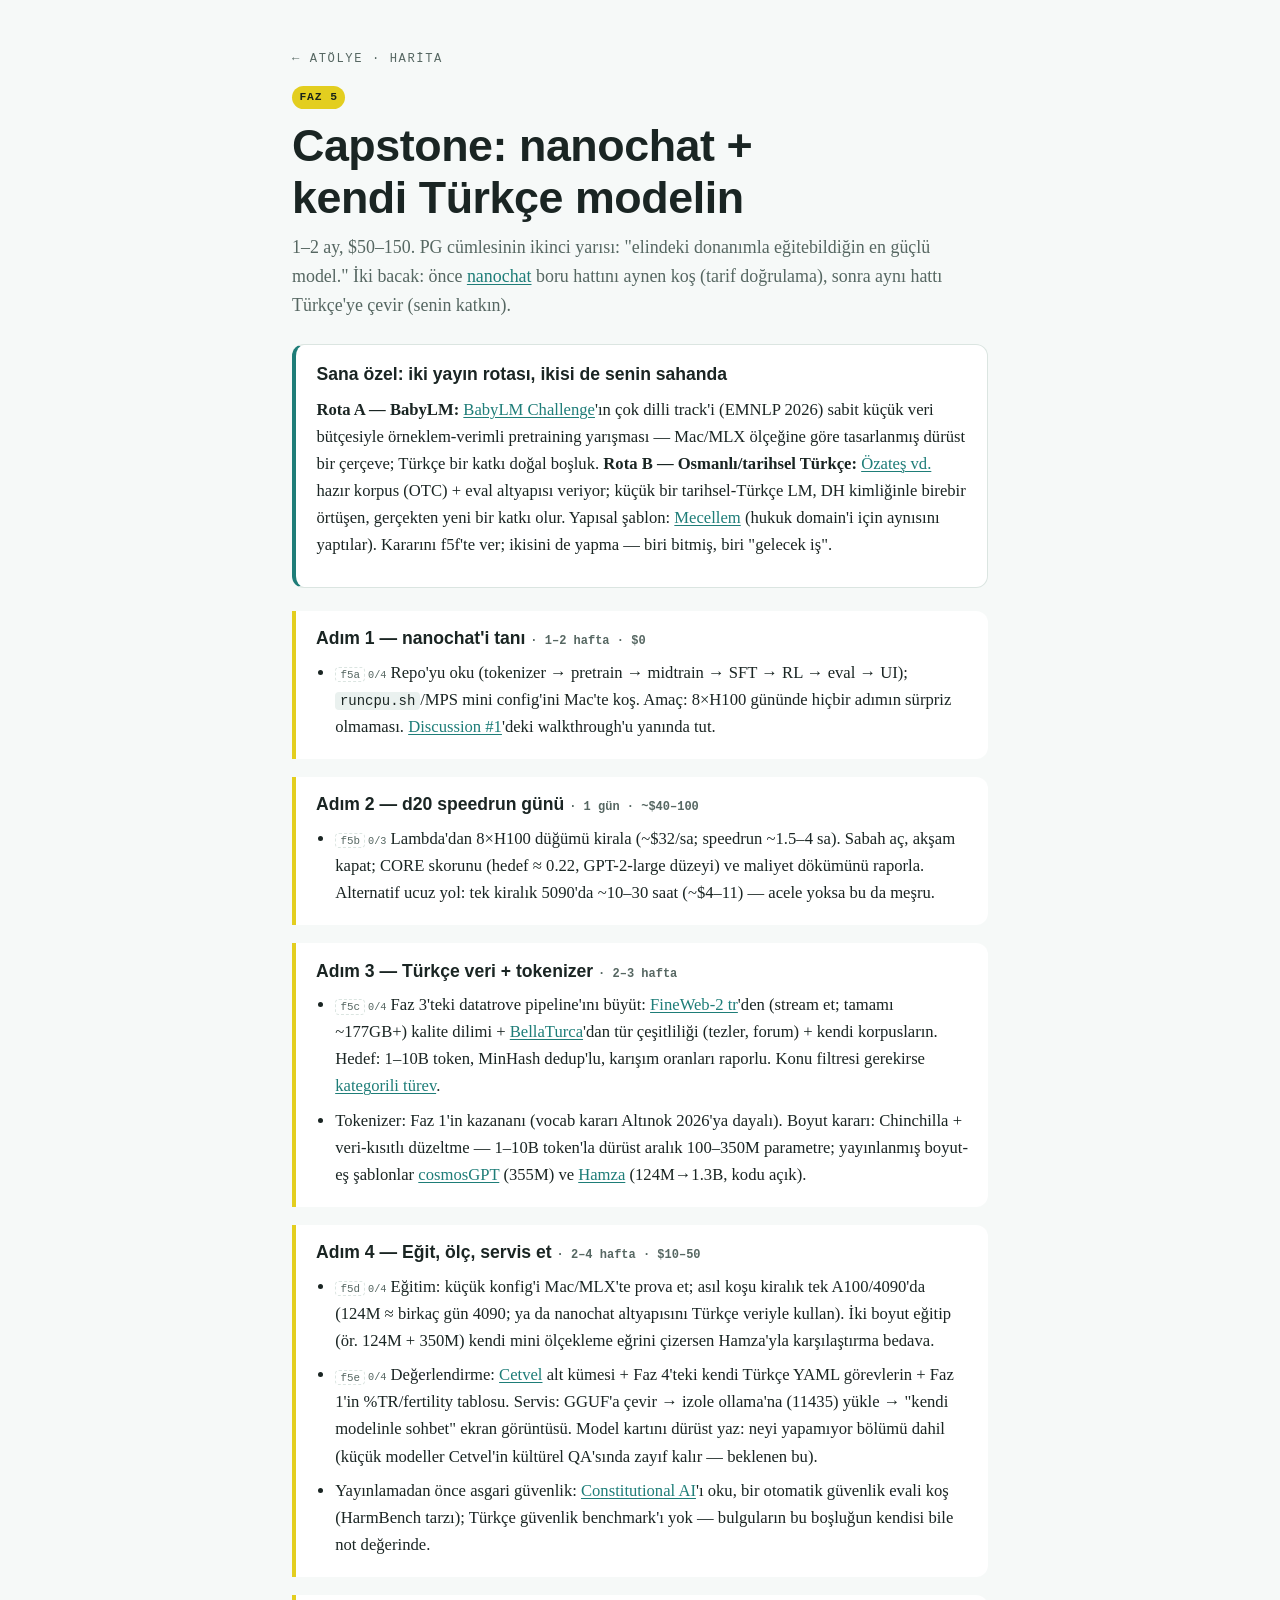
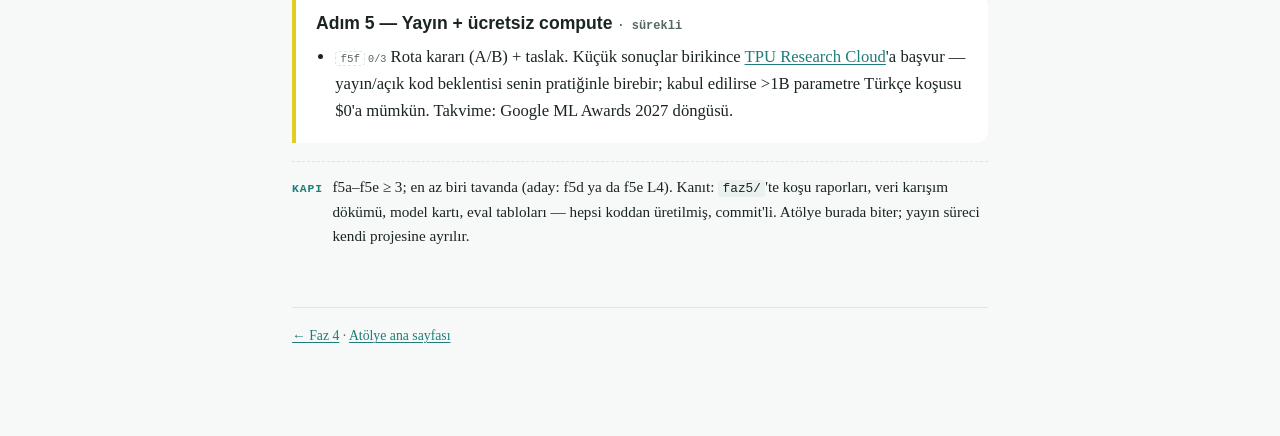
<file: fazlar/faz5.html>
<!doctype html>
<html lang="tr">
<head>
<meta charset="utf-8">
<meta http-equiv="Content-Security-Policy" content="default-src 'none'; script-src 'self'; style-src 'self' https://fonts.googleapis.com; font-src https://fonts.gstatic.com; img-src 'self' data:; connect-src 'self'; base-uri 'none'; form-action 'none'">
<meta name="atolye-kok" content="../">
<meta name="viewport" content="width=device-width, initial-scale=1">
<title>Faz 5 — Capstone</title>
<link rel="stylesheet" href="https://fonts.googleapis.com/css2?family=Bricolage+Grotesque:opsz,wght@12..96,400..800&family=Source+Serif+4:ital,opsz,wght@0,8..60,400..700;1,8..60,400..600&family=IBM+Plex+Mono:wght@400;500;600&display=swap">
<link rel="stylesheet" href="../stil.css">
</head>
<body>
<div class="wrap" data-faz="f5">
  <p class="kicker"><a href="../index.html">← atölye</a> · <a href="../harita.html">harita</a></p>
  <p><span class="tag">FAZ 5</span></p>
  <h1>Capstone: nanochat + kendi Türkçe modelin</h1>
  <p class="lede">1–2 ay, $50–150. PG cümlesinin ikinci yarısı: "elindeki donanımla eğitebildiğin en güçlü model." İki bacak: önce <a href="https://github.com/karpathy/nanochat">nanochat</a> boru hattını aynen koş (tarif doğrulama), sonra aynı hattı Türkçe'ye çevir (senin katkın).</p>

  <div class="callout kisiye">
    <h3>Sana özel: iki yayın rotası, ikisi de senin sahanda</h3>
    <p><strong>Rota A — BabyLM:</strong> <a href="https://babylm.github.io/">BabyLM Challenge</a>'ın çok dilli track'i (EMNLP 2026) sabit küçük veri bütçesiyle örneklem-verimli pretraining yarışması — Mac/MLX ölçeğine göre tasarlanmış dürüst bir çerçeve; Türkçe bir katkı doğal boşluk. <strong>Rota B — Osmanlı/tarihsel Türkçe:</strong> <a href="https://arxiv.org/abs/2501.04828">Özateş vd.</a> hazır korpus (OTC) + eval altyapısı veriyor; küçük bir tarihsel-Türkçe LM, DH kimliğinle birebir örtüşen, gerçekten yeni bir katkı olur. Yapısal şablon: <a href="https://arxiv.org/abs/2601.16018">Mecellem</a> (hukuk domain'i için aynısını yaptılar). Kararını f5f'te ver; ikisini de yapma — biri bitmiş, biri "gelecek iş".</p>
  </div>

  <div class="hafta">
    <h3>Adım 1 — nanochat'i tanı <span class="sure">· 1–2 hafta · $0</span></h3>
    <ul class="plain">
      <li><span class="madde" id="f5a">f5a</span> Repo'yu oku (tokenizer → pretrain → midtrain → SFT → RL → eval → UI); <code>runcpu.sh</code>/MPS mini config'ini Mac'te koş. Amaç: 8×H100 gününde hiçbir adımın sürpriz olmaması. <a href="https://github.com/karpathy/nanochat/discussions/1">Discussion #1</a>'deki walkthrough'u yanında tut.</li>
    </ul>
  </div>

  <div class="hafta">
    <h3>Adım 2 — d20 speedrun günü <span class="sure">· 1 gün · ~$40–100</span></h3>
    <ul class="plain">
      <li><span class="madde" id="f5b">f5b</span> Lambda'dan 8×H100 düğümü kirala (~$32/sa; speedrun ~1.5–4 sa). Sabah aç, akşam kapat; CORE skorunu (hedef ≈ 0.22, GPT-2-large düzeyi) ve maliyet dökümünü raporla. Alternatif ucuz yol: tek kiralık 5090'da ~10–30 saat (~$4–11) — acele yoksa bu da meşru.</li>
    </ul>
  </div>

  <div class="hafta">
    <h3>Adım 3 — Türkçe veri + tokenizer <span class="sure">· 2–3 hafta</span></h3>
    <ul class="plain">
      <li><span class="madde" id="f5c">f5c</span> Faz 3'teki datatrove pipeline'ını büyüt: <a href="https://huggingface.co/datasets/HuggingFaceFW/fineweb-2">FineWeb-2 tr</a>'den (stream et; tamamı ~177GB+) kalite dilimi + <a href="https://huggingface.co/datasets/turkish-nlp-suite/BellaTurca">BellaTurca</a>'dan tür çeşitliliği (tezler, forum) + kendi korpusların. Hedef: 1–10B token, MinHash dedup'lu, karışım oranları raporlu. Konu filtresi gerekirse <a href="https://huggingface.co/datasets/altaidevorg/fineweb-2-turkish-categorized">kategorili türev</a>.</li>
      <li>Tokenizer: Faz 1'in kazananı (vocab kararı Altınok 2026'ya dayalı). Boyut kararı: Chinchilla + veri-kısıtlı düzeltme — 1–10B token'la dürüst aralık 100–350M parametre; yayınlanmış boyut-eş şablonlar <a href="https://arxiv.org/abs/2404.17336">cosmosGPT</a> (355M) ve <a href="https://emrecanacikgoz.github.io/Bridging-the-Bosphorus/">Hamza</a> (124M→1.3B, kodu açık).</li>
    </ul>
  </div>

  <div class="hafta">
    <h3>Adım 4 — Eğit, ölç, servis et <span class="sure">· 2–4 hafta · $10–50</span></h3>
    <ul class="plain">
      <li><span class="madde" id="f5d">f5d</span> Eğitim: küçük konfig'i Mac/MLX'te prova et; asıl koşu kiralık tek A100/4090'da (124M ≈ birkaç gün 4090; ya da nanochat altyapısını Türkçe veriyle kullan). İki boyut eğitip (ör. 124M + 350M) kendi mini ölçekleme eğrini çizersen Hamza'yla karşılaştırma bedava.</li>
      <li><span class="madde" id="f5e">f5e</span> Değerlendirme: <a href="https://arxiv.org/abs/2508.16431">Cetvel</a> alt kümesi + Faz 4'teki kendi Türkçe YAML görevlerin + Faz 1'in %TR/fertility tablosu. Servis: GGUF'a çevir → izole ollama'na (11435) yükle → "kendi modelinle sohbet" ekran görüntüsü. Model kartını dürüst yaz: neyi yapamıyor bölümü dahil (küçük modeller Cetvel'in kültürel QA'sında zayıf kalır — beklenen bu).</li>
      <li>Yayınlamadan önce asgari güvenlik: <a href="https://arxiv.org/abs/2212.08073">Constitutional AI</a>'ı oku, bir otomatik güvenlik evali koş (HarmBench tarzı); Türkçe güvenlik benchmark'ı yok — bulguların bu boşluğun kendisi bile not değerinde.</li>
    </ul>
  </div>

  <div class="hafta">
    <h3>Adım 5 — Yayın + ücretsiz compute <span class="sure">· sürekli</span></h3>
    <ul class="plain">
      <li><span class="madde" id="f5f">f5f</span> Rota kararı (A/B) + taslak. Küçük sonuçlar birikince <a href="https://sites.research.google/trc/about/">TPU Research Cloud</a>'a başvur — yayın/açık kod beklentisi senin pratiğinle birebir; kabul edilirse >1B parametre Türkçe koşusu $0'a mümkün. Takvime: Google ML Awards 2027 döngüsü.</li>
    </ul>
  </div>

  <div class="deliv"><span class="lbl">Kapı</span><span>f5a–f5e ≥ 3; en az biri tavanda (aday: f5d ya da f5e L4). Kanıt: <code>faz5/</code>'te koşu raporları, veri karışım dökümü, model kartı, eval tabloları — hepsi koddan üretilmiş, commit'li. Atölye burada biter; yayın süreci kendi projesine ayrılır.</span></div>

  <p class="foot"><a href="faz4.html">← Faz 4</a> · <a href="../index.html">Atölye ana sayfası</a></p>
</div>
<script type="module" src="../app.js"></script>
</body>
</html>
</file>
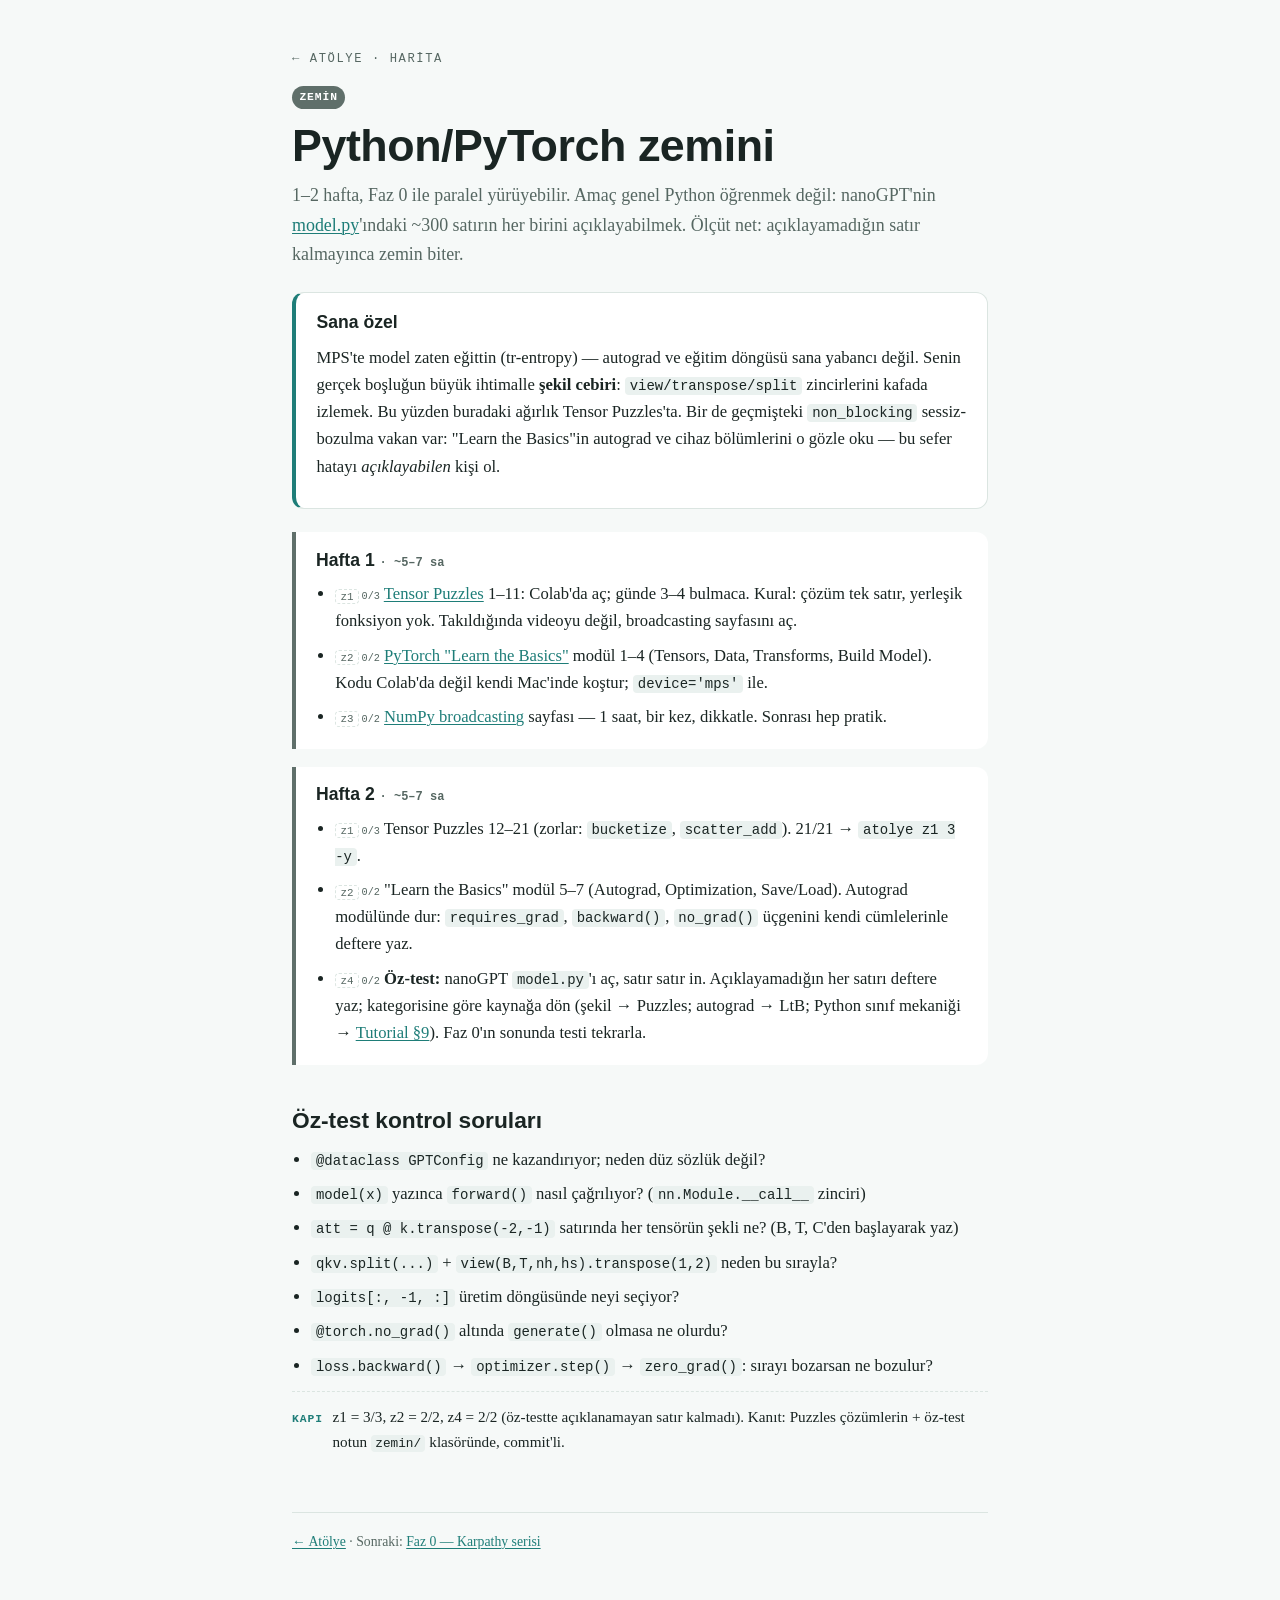
<file: fazlar/zemin.html>
<!doctype html>
<html lang="tr">
<head>
<meta charset="utf-8">
<meta http-equiv="Content-Security-Policy" content="default-src 'none'; script-src 'self'; style-src 'self' https://fonts.googleapis.com; font-src https://fonts.gstatic.com; img-src 'self' data:; connect-src 'self'; base-uri 'none'; form-action 'none'">
<meta name="atolye-kok" content="../">
<meta name="viewport" content="width=device-width, initial-scale=1">
<title>Zemin — Python/PyTorch</title>
<link rel="stylesheet" href="https://fonts.googleapis.com/css2?family=Bricolage+Grotesque:opsz,wght@12..96,400..800&family=Source+Serif+4:ital,opsz,wght@0,8..60,400..700;1,8..60,400..600&family=IBM+Plex+Mono:wght@400;500;600&display=swap">
<link rel="stylesheet" href="../stil.css">
</head>
<body>
<div class="wrap" data-faz="z">
  <p class="kicker"><a href="../index.html">← atölye</a> · <a href="../harita.html">harita</a></p>
  <p><span class="tag">ZEMİN</span></p>
  <h1>Python/PyTorch zemini</h1>
  <p class="lede">1–2 hafta, Faz 0 ile paralel yürüyebilir. Amaç genel Python öğrenmek değil: nanoGPT'nin <a href="https://github.com/karpathy/nanoGPT/blob/master/model.py">model.py</a>'ındaki ~300 satırın her birini açıklayabilmek. Ölçüt net: açıklayamadığın satır kalmayınca zemin biter.</p>

  <div class="callout kisiye">
    <h3>Sana özel</h3>
    <p>MPS'te model zaten eğittin (tr-entropy) — autograd ve eğitim döngüsü sana yabancı değil. Senin gerçek boşluğun büyük ihtimalle <strong>şekil cebiri</strong>: <code>view/transpose/split</code> zincirlerini kafada izlemek. Bu yüzden buradaki ağırlık Tensor Puzzles'ta. Bir de geçmişteki <code>non_blocking</code> sessiz-bozulma vakan var: "Learn the Basics"in autograd ve cihaz bölümlerini o gözle oku — bu sefer hatayı <em>açıklayabilen</em> kişi ol.</p>
  </div>

  <div class="hafta">
    <h3>Hafta 1 <span class="sure">· ~5–7 sa</span></h3>
    <ul class="plain">
      <li><span class="madde" id="z1">z1</span> <a href="https://github.com/srush/Tensor-Puzzles">Tensor Puzzles</a> 1–11: Colab'da aç; günde 3–4 bulmaca. Kural: çözüm tek satır, yerleşik fonksiyon yok. Takıldığında videoyu değil, broadcasting sayfasını aç.</li>
      <li><span class="madde" id="z2">z2</span> <a href="https://docs.pytorch.org/tutorials/beginner/basics/intro.html">PyTorch "Learn the Basics"</a> modül 1–4 (Tensors, Data, Transforms, Build Model). Kodu Colab'da değil kendi Mac'inde koştur; <code>device='mps'</code> ile.</li>
      <li><span class="madde" id="z3">z3</span> <a href="https://numpy.org/doc/stable/user/basics.broadcasting.html">NumPy broadcasting</a> sayfası — 1 saat, bir kez, dikkatle. Sonrası hep pratik.</li>
    </ul>
  </div>

  <div class="hafta">
    <h3>Hafta 2 <span class="sure">· ~5–7 sa</span></h3>
    <ul class="plain">
      <li><span class="madde" data-madde="z1">z1</span> Tensor Puzzles 12–21 (zorlar: <code>bucketize</code>, <code>scatter_add</code>). 21/21 → <code>atolye z1 3 -y</code>.</li>
      <li><span class="madde" data-madde="z2">z2</span> "Learn the Basics" modül 5–7 (Autograd, Optimization, Save/Load). Autograd modülünde dur: <code>requires_grad</code>, <code>backward()</code>, <code>no_grad()</code> üçgenini kendi cümlelerinle deftere yaz.</li>
      <li><span class="madde" id="z4">z4</span> <strong>Öz-test:</strong> nanoGPT <code>model.py</code>'ı aç, satır satır in. Açıklayamadığın her satırı deftere yaz; kategorisine göre kaynağa dön (şekil → Puzzles; autograd → LtB; Python sınıf mekaniği → <a href="https://docs.python.org/3/tutorial/classes.html">Tutorial §9</a>). Faz 0'ın sonunda testi tekrarla.</li>
    </ul>
  </div>

  <h2>Öz-test kontrol soruları</h2>
  <ul class="plain">
    <li><code>@dataclass GPTConfig</code> ne kazandırıyor; neden düz sözlük değil?</li>
    <li><code>model(x)</code> yazınca <code>forward()</code> nasıl çağrılıyor? (<code>nn.Module.__call__</code> zinciri)</li>
    <li><code>att = q @ k.transpose(-2,-1)</code> satırında her tensörün şekli ne? (B, T, C'den başlayarak yaz)</li>
    <li><code>qkv.split(...)</code> + <code>view(B,T,nh,hs).transpose(1,2)</code> neden bu sırayla?</li>
    <li><code>logits[:, -1, :]</code> üretim döngüsünde neyi seçiyor?</li>
    <li><code>@torch.no_grad()</code> altında <code>generate()</code> olmasa ne olurdu?</li>
    <li><code>loss.backward()</code> → <code>optimizer.step()</code> → <code>zero_grad()</code>: sırayı bozarsan ne bozulur?</li>
  </ul>

  <div class="deliv"><span class="lbl">Kapı</span><span>z1 = 3/3, z2 = 2/2, z4 = 2/2 (öz-testte açıklanamayan satır kalmadı). Kanıt: Puzzles çözümlerin + öz-test notun <code>zemin/</code> klasöründe, commit'li.</span></div>

  <p class="foot"><a href="../index.html">← Atölye</a> · Sonraki: <a href="faz0.html">Faz 0 — Karpathy serisi</a></p>
</div>
<script type="module" src="../app.js"></script>
</body>
</html>
</file>
<file: stil.css>
/* LLM Atölyesi — sitenin TEK stil dosyası.
   Eskiden harita.html kendi 197 satırlık <style> bloğunu taşıyordu ve o
   bloktaki 54 seçicinin 38'i buradakilerin kopyasıydı; iki yerde bakım
   demek er ya da geç iki farklı görünüm demek. Artık tek dosya.

   Renkler: viridis rampası fazlara sabit kimlik verir (tema değişse de
   FAZ 3 hep aynı yeşildir). Rozetler ile ilerleme çubukları AYRI ramp
   kullanır — sebebi aşağıda. */

:root {
  --bg: #f6f9f8; --surface: #ffffff; --surface-2: #eef4f2;
  --text: #1a2523; --muted: #566762; --line: #dbe5e1;
  --accent: #1e7d78; --accent-ink: #135b57; --code-bg: #eaf1ef;
  --warn: #b3591a; --ok: #1e7d78;
  --fz: #5f6f6a; --f0: #440154; --f1: #414487; --f2: #2a788e;
  --f3: #22a884; --f4: #7ad151; --f5: #e3ce1f;
  --badge-ink-dark: #1a2418;
  /* İlerleme çubukları için ayrı ramp. Rozetlerdeki viridis renkleri
     --surface-2 zemininde ölçüldüğünde açık temada f3/f4/f5 (2.69 / 1.70 /
     1.44) ve koyu temada fz/f0/f2 3:1'in altında kalıyor — yani "kapıya en
     yakın" fazların çubukları görünmez oluyordu. Rozetler kendi mürekkep
     dengesini koruyor; yalnızca çubuklar bu ramp'i kullanır. */
  --fz-bar: #5f6f6a; --f0-bar: #440154; --f1-bar: #414487; --f2-bar: #2a788e;
  --f3-bar: #14806a; --f4-bar: #4a922c; --f5-bar: #8a7a10;
}
@media (prefers-color-scheme: dark) {
  :root:not([data-theme="light"]) {
    --bg: #0f1715; --surface: #17211e; --surface-2: #1d2926;
    --text: #e5edea; --muted: #97a8a2; --line: #26332f;
    --accent: #4cc0a9; --accent-ink: #6fd3bf; --code-bg: #1d2926;
    --warn: #e08b4a; --ok: #4cc0a9; --f5: #fde725;
    --f0: #8a4ba0; --f1: #5e6dc9;   /* beyaz mürekkeple 4.26 → 4.66; AA sınırı 4.5 */
    --fz-bar: #8ea39d; --f0-bar: #a765bd; --f1-bar: #6674cc; --f2-bar: #41a0ba;
    --f3-bar: #22a884; --f4-bar: #7ad151; --f5-bar: #fde725;
  }
}
:root[data-theme="dark"] {
  --bg: #0f1715; --surface: #17211e; --surface-2: #1d2926;
  --text: #e5edea; --muted: #97a8a2; --line: #26332f;
  --accent: #4cc0a9; --accent-ink: #6fd3bf; --code-bg: #1d2926;
  --warn: #e08b4a; --ok: #4cc0a9; --f5: #fde725;
  --f0: #8a4ba0; --f1: #5e6dc9;   /* beyaz mürekkeple 4.26 → 4.66; AA sınırı 4.5 */
  --fz-bar: #8ea39d; --f0-bar: #a765bd; --f1-bar: #6674cc; --f2-bar: #41a0ba;
  --f3-bar: #22a884; --f4-bar: #7ad151; --f5-bar: #fde725;
}

/* Faz kimliği tek yerden dağıtılır: bir öğeye data-faz="f3" yaz, o öğe ve
   altındaki her şey doğru --pc / --pc-bar değerini alır. Böylece sayfalarda
   style="--pc: var(--f3)" gibi satır-içi stil kalmıyor ve CSP'den
   'unsafe-inline' tamamen çıkarılabiliyor.
   --pc-ink, rozetin mürekkebi, aynı yerden gelir. Elle yazılan bir
   `class="tag inkdark"` iki sayfada farklı yazılabiliyordu ve yazıldı da:
   FAZ 3 rozeti faz3.html'de koyu mürekkeple 5.35:1 iken harita.html'de
   beyazla 3.00:1 çıkıyordu — aynı rozet, bir sayfada AA'nın altında.
   Seçim artık faza bağlı ve iki temada da aynı (aşağıdaki ölçümler
   WCAG bağıl parlaklık formülüyle; hepsi ≥ 4.5:1). */
[data-faz="z"]  { --pc: var(--fz); --pc-bar: var(--fz-bar); --pc-ink: #fff; }               /* 5.29 */
[data-faz="f0"] { --pc: var(--f0); --pc-bar: var(--f0-bar); --pc-ink: #fff; }               /* 15.24 açık · 5.84 koyu */
[data-faz="f1"] { --pc: var(--f1); --pc-bar: var(--f1-bar); --pc-ink: #fff; }               /* 8.74 açık · 4.66 koyu */
[data-faz="f2"] { --pc: var(--f2); --pc-bar: var(--f2-bar); --pc-ink: #fff; }               /* 5.03 */
[data-faz="f3"] { --pc: var(--f3); --pc-bar: var(--f3-bar); --pc-ink: var(--badge-ink-dark); }  /* 5.35 */
[data-faz="f4"] { --pc: var(--f4); --pc-bar: var(--f4-bar); --pc-ink: var(--badge-ink-dark); }  /* 8.45 */
[data-faz="f5"] { --pc: var(--f5); --pc-bar: var(--f5-bar); --pc-ink: var(--badge-ink-dark); }  /* 10.02 açık · 12.70 koyu */

/* ---------- taban ---------- */
* { box-sizing: border-box; }
body {
  background: var(--bg); color: var(--text); margin: 0;
  font-family: "Source Serif 4", Georgia, "Times New Roman", serif;
  font-size: 1.04rem; line-height: 1.63;
}
.wrap { max-width: 46rem; margin: 0 auto; padding: 2.4rem 1.25rem 5rem; }
.wrap.genis { max-width: 52rem; }   /* tezgâh: yan yana ölçüm kartları */
h1, h2, h3 { font-family: "Bricolage Grotesque", "Helvetica Neue", sans-serif; line-height: 1.15; text-wrap: balance; }
h1 { font-size: clamp(1.95rem, 5.5vw, 2.8rem); font-weight: 800; margin: 0.4rem 0 0.6rem; letter-spacing: -0.01em; }
h2 { font-size: 1.42rem; font-weight: 700; margin: 2.6rem 0 0.8rem; }
h3 { font-size: 1.1rem; font-weight: 650; margin: 1.6rem 0 0.5rem; }
p { margin: 0.72rem 0; }
a { color: var(--accent); text-decoration-thickness: 1px; text-underline-offset: 2px; }
a:hover { color: var(--accent-ink); }
a:focus-visible { outline: 2px solid var(--accent); outline-offset: 2px; border-radius: 2px; }
code, .mono {
  font-family: "IBM Plex Mono", ui-monospace, "SF Mono", Menlo, monospace;
  font-size: 0.84em; background: var(--code-bg); border-radius: 4px; padding: 0.07em 0.34em;
}
pre {
  background: var(--code-bg); border: 1px solid var(--line); border-radius: 8px;
  padding: 0.85rem 1rem; overflow-x: auto; font-size: 0.82rem; line-height: 1.55;
}
pre code { background: none; padding: 0; font-size: 1em; }
.kicker {
  font-family: "IBM Plex Mono", monospace; font-size: 0.76rem;
  letter-spacing: 0.13em; text-transform: uppercase; color: var(--muted);
}
.kicker a { color: var(--muted); text-decoration: none; }
.kicker a:hover { color: var(--accent); }
.lede { font-size: 1.12rem; color: var(--muted); margin-top: 0.2rem; }
.small { font-size: 0.88rem; color: var(--muted); }
.ilk { margin-top: 0; }
.foot { color: var(--muted); font-size: 0.86rem; border-top: 1px solid var(--line); margin-top: 3.2rem; padding-top: 1.1rem; }

ul.plain { padding-left: 1.2rem; margin: 0.6rem 0; }
ul.plain li { margin: 0.45rem 0; }
ol.steps { padding-left: 1.3rem; margin: 0.6rem 0; }
ol.steps li { margin: 0.55rem 0; }
ol.steps li::marker { font-family: "IBM Plex Mono", monospace; font-weight: 600; color: var(--accent); }

.callout {
  background: var(--surface); border: 1px solid var(--line);
  border-radius: 12px; padding: 1.05rem 1.28rem; margin: 1.45rem 0;
}
.callout.accent { border-color: var(--accent); }
.callout.kisiye { border-left: 4px solid var(--accent); }
.callout h3 { margin-top: 0.15rem; }

.quote {
  border-left: 3px solid var(--accent); background: var(--surface);
  padding: 0.9rem 1.1rem; margin: 1.5rem 0; border-radius: 0 8px 8px 0;
  font-style: italic; color: var(--muted);
}
.quote .who { display: block; font-style: normal; font-family: "IBM Plex Mono", monospace; font-size: 0.78rem; margin-top: 0.4rem; }

.tag {
  display: inline-block; font-family: "IBM Plex Mono", monospace;
  font-size: 0.71rem; font-weight: 600; letter-spacing: 0.08em;
  padding: 0.18em 0.65em; border-radius: 999px;
  background: var(--pc, var(--accent)); color: var(--pc-ink, #fff);
}

/* ---------- tablolar ---------- */
.tblwrap { overflow-x: auto; border: 1px solid var(--line); border-radius: 10px; margin: 1.15rem 0; }
table { border-collapse: collapse; width: 100%; font-size: 0.92rem; background: var(--surface); }
th, td { text-align: left; padding: 0.58rem 0.85rem; border-bottom: 1px solid var(--line); vertical-align: top; }
tr:last-child td { border-bottom: none; }
th { font-family: "Bricolage Grotesque", sans-serif; font-weight: 650; font-size: 0.85rem; background: var(--surface-2); }
td.num, th.num { font-family: "IBM Plex Mono", monospace; font-variant-numeric: tabular-nums; font-size: 0.84rem; white-space: nowrap; }

/* ---------- kaynak listeleri (harita + faz sayfaları) ---------- */
ul.res { list-style: none; margin: 0.85rem 0 1.1rem; padding: 0; display: grid; gap: 0.6rem; }
ul.res li { background: var(--surface-2); border-radius: 8px; padding: 0.62rem 0.85rem; }
ul.res .top { display: flex; justify-content: space-between; gap: 0.75rem; align-items: baseline; flex-wrap: wrap; }
ul.res .meta { font-family: "IBM Plex Mono", monospace; font-size: 0.71rem; color: var(--muted); white-space: nowrap; }
ul.res .desc { margin: 0.22rem 0 0; font-size: 0.93rem; color: var(--text); }
ul.res a { font-weight: 600; }

.deliv {
  display: flex; gap: 0.6rem; align-items: baseline; font-size: 0.95rem;
  border-top: 1px dashed var(--line); padding: 0.8rem 0 0.4rem; margin-top: 0.8rem;
}
.deliv .lbl {
  font-family: "IBM Plex Mono", monospace; font-size: 0.71rem; font-weight: 600;
  letter-spacing: 0.08em; text-transform: uppercase; color: var(--accent); flex-shrink: 0;
}

/* ---------- harita: faz şeridi ve blokları ---------- */
.overview { display: flex; flex-wrap: wrap; gap: 0.5rem; margin: 1.5rem 0 0.5rem; }
.overview a.ph {
  flex: 1 1 8.5rem; display: block; background: var(--surface);
  border: 1px solid var(--line); border-radius: 10px;
  padding: 0.7rem 0.8rem; text-decoration: none; color: var(--text);
}
.overview a.ph:hover { border-color: var(--accent); }
.overview .dot {
  width: 0.85rem; height: 0.85rem; border-radius: 50%;
  display: inline-block; margin-bottom: 0.35rem;
  background: var(--pc, var(--accent));   /* rengi data-faz'dan alır */
}
.overview .nm { display: block; font-family: "Bricolage Grotesque", sans-serif; font-weight: 650; font-size: 0.92rem; line-height: 1.25; }
.overview .dur { display: block; font-family: "IBM Plex Mono", monospace; font-size: 0.72rem; color: var(--muted); margin-top: 0.25rem; }

.phase {
  border-left: 4px solid var(--pc, var(--accent)); background: var(--surface);
  border-radius: 0 12px 12px 0; padding: 1.4rem 1.5rem 0.5rem; margin: 2rem 0;
}
.phase .tag { margin-bottom: 0.3rem; }
.phase h2 { margin: 0.2rem 0; font-size: 1.35rem; }
.phase .dur { font-family: "IBM Plex Mono", monospace; font-size: 0.8rem; color: var(--muted); }
.goal { font-style: italic; color: var(--muted); }

/* ---------- faz sayfaları: hafta blokları ---------- */
.hafta {
  border-left: 4px solid var(--pc, var(--accent)); background: var(--surface);
  border-radius: 0 12px 12px 0; padding: 1rem 1.25rem 0.6rem; margin: 1.1rem 0;
}
.hafta h3 { margin: 0.1rem 0 0.4rem; }
.hafta .sure { font-family: "IBM Plex Mono", monospace; font-size: 0.75rem; color: var(--muted); }

/* Madde kimliği + yanına app.js'in yazdığı basamak rozeti. Bunlar bağlantı
   DEĞİL: tıklanacak bir defter sayfası yok, işaretleme terminalde yapılır.
   Rozetin başlığı (title) o maddenin komutunu taşır. */
.madde {
  font-family: "IBM Plex Mono", monospace; font-size: 0.68rem;
  border: 1px dashed var(--line); border-radius: 4px; padding: 0.05em 0.4em;
  color: var(--muted); white-space: nowrap;
}
.madde.basladi { border-style: solid; border-color: var(--accent); color: var(--accent); }
.madde.tamam { border-style: solid; background: var(--accent); border-color: var(--accent); color: var(--bg); }
.basamak {
  font-family: "IBM Plex Mono", monospace; font-size: 0.64rem;
  color: var(--muted); font-variant-numeric: tabular-nums; margin-left: 0.25em;
  white-space: nowrap;   /* "3/4" eğik çizgide bölünmesin */
}

/* ---------- index kartları ---------- */
.cards { display: grid; grid-template-columns: repeat(auto-fit, minmax(13rem, 1fr)); gap: 0.8rem; margin: 1.4rem 0; }
a.card {
  display: block; background: var(--surface); border: 1px solid var(--line);
  border-radius: 12px; padding: 1rem 1.1rem; text-decoration: none; color: var(--text);
}
a.card:hover { border-color: var(--accent); }
a.card .t { font-family: "Bricolage Grotesque", sans-serif; font-weight: 700; font-size: 1.05rem; display: block; }
a.card .d { font-size: 0.88rem; color: var(--muted); margin-top: 0.25rem; display: block; }

/* ================= pano (index.html, app.js çizer) =================
   Dört parça, bu sırayla: kendine not · sıradaki iş · kapı merdiveni ·
   saatler. Sıralama bilinçli — ilk ikisi karar verdirir, son ikisi
   yalnızca bağlam. */

.not {
  border-left: 3px solid var(--warn); background: var(--surface);
  border-radius: 0 10px 10px 0; padding: 0.7rem 1rem; margin: 1.4rem 0 0.8rem;
}
.not-ust {
  font-family: "IBM Plex Mono", monospace; font-size: 0.66rem;
  letter-spacing: 0.12em; text-transform: uppercase; color: var(--muted);
}
.not-metin { font-size: 1rem; margin-top: 0.2rem; }

.siradaki {
  background: var(--surface); border: 1px solid var(--line);
  border-left: 5px solid var(--pc, var(--accent));
  border-radius: 0 14px 14px 0; padding: 1.05rem 1.3rem; margin: 0.8rem 0 1.2rem;
}
.siradaki .ust {
  font-family: "IBM Plex Mono", monospace; font-size: 0.68rem;
  letter-spacing: 0.12em; text-transform: uppercase; color: var(--muted);
}
.siradaki .baslik {
  font-family: "Bricolage Grotesque", sans-serif; font-weight: 700;
  font-size: 1.25rem; line-height: 1.25; margin: 0.3rem 0 0.4rem;
}
.siradaki .alt { font-size: 0.93rem; color: var(--muted); margin: 0.18rem 0; }
.siradaki .kod {
  font-family: "IBM Plex Mono", monospace; font-size: 0.78rem;
  background: var(--code-bg); border: 1px solid var(--line); border-radius: 6px;
  padding: 0.4rem 0.65rem; margin-top: 0.7rem; overflow-x: auto; white-space: nowrap;
}
.siradaki .kod::before { content: "$ "; color: var(--muted); }

/* Tek düğme tanımı; hem <a> hem <button> için. */
.dugme {
  font-family: "Bricolage Grotesque", sans-serif; font-weight: 650; font-size: 0.86rem;
  background: var(--accent); color: var(--bg); border: none; border-radius: 8px;
  padding: 0.45rem 1rem; cursor: pointer; text-decoration: none; display: inline-block;
}
.dugme:hover { background: var(--accent-ink); color: var(--bg); }
.dugme:disabled { opacity: 0.5; cursor: default; }
.dugme.ikincil { background: transparent; color: var(--accent); border: 1px solid var(--line); }
.dugme.ikincil:hover { background: transparent; color: var(--accent-ink); border-color: var(--accent); }
.dugme:focus-visible { outline: 2px solid var(--accent); outline-offset: 2px; }
.siradaki .dugme { margin-top: 0.75rem; }

/* Kapı merdiveni: her satır bir faz, genişlik o fazın çekirdek yüzdesi,
   sağdaki sayı ise o kapının gerekli KÜMÜLATİF çekirdek yüzdesi. */
.merdiven {
  background: var(--surface); border: 1px solid var(--line);
  border-radius: 12px; padding: 0.9rem 1.1rem; margin: 1.2rem 0;
}
.merdiven .ust {
  font-family: "IBM Plex Mono", monospace; font-size: 0.68rem;
  letter-spacing: 0.11em; text-transform: uppercase; color: var(--muted);
  margin-bottom: 0.55rem;
}
.merdiven .small { margin: 0.7rem 0 0; font-size: 0.8rem; }
a.kapi {
  display: flex; align-items: center; gap: 0.7rem;
  padding: 0.3rem 0; text-decoration: none; color: var(--text);
  border-bottom: 1px solid transparent;
}
a.kapi:hover { border-bottom-color: var(--line); }
a.kapi .etiket {
  font-family: "IBM Plex Mono", monospace; font-size: 0.68rem;
  width: 3.6rem; flex-shrink: 0; color: var(--muted);
}
a.kapi .cubuk {
  flex: 1; min-width: 3rem; height: 0.55rem; border-radius: 4px;
  background: var(--surface-2); overflow: hidden;
}
a.kapi .cubuk i { display: block; height: 100%; border-radius: 4px; background: var(--pc-bar, var(--accent)); }
a.kapi .esik {
  font-family: "IBM Plex Mono", monospace; font-size: 0.7rem;
  width: 3rem; text-align: right; color: var(--muted); font-variant-numeric: tabular-nums;
}
a.kapi .not-kucuk {
  font-family: "IBM Plex Mono", monospace; font-size: 0.62rem;
  width: 5.2rem; text-align: right; color: var(--muted); flex-shrink: 0;
}
a.kapi.gecildi .etiket { color: var(--ok); font-weight: 600; }
a.kapi.gecildi .not-kucuk { color: var(--ok); font-weight: 600; }
@media (max-width: 30rem) {
  a.kapi .not-kucuk { display: none; }
}

.sayilar {
  font-family: "IBM Plex Mono", monospace; font-size: 0.76rem;
  color: var(--muted); font-variant-numeric: tabular-nums; margin: 0.6rem 0 0;
}
.uyari {
  background: var(--surface-2); border: 1px solid var(--line); border-radius: 10px;
  padding: 0.6rem 0.9rem; font-size: 0.86rem; color: var(--muted); margin: 1.4rem 0;
}

/* ================= tokenizer tezgâhı (tezgah.html) =================
   Bu blok yalnızca tek sayfa tarafından kullanılıyor ama yine de burada:
   sitede ikinci bir stil kaynağı olmasın diye. */

.arac { display: flex; gap: 0.6rem; flex-wrap: wrap; align-items: flex-end; margin: 1rem 0; }
.arac label {
  display: block; font-family: "IBM Plex Mono", monospace; font-size: 0.66rem;
  letter-spacing: 0.06em; text-transform: uppercase; color: var(--muted); margin-bottom: 0.2rem;
}
textarea, select, input[type=range], input[type=text] {
  border: 1px solid var(--line); border-radius: 8px; background: var(--bg); color: var(--text);
  font-family: "Source Serif 4", Georgia, serif; font-size: 0.95rem; padding: 0.5rem 0.65rem;
}
textarea { width: 100%; min-height: 8rem; resize: vertical; line-height: 1.5; }
textarea.kisa { min-height: 4rem; }
input[type=range].genis { width: 16rem; }
textarea:focus, select:focus, input:focus { outline: 2px solid var(--accent); border-color: var(--accent); }

/* Tezgâhın kapı/uyarı şeridi. Bu kuralların tek tanımı silinen defter.html'in
   gömülü <style>'ındaydı; taşınırken unutulmuş ve tersinirlik kapısı biçimsiz
   düz metin olarak çıkıyordu — yani en önemli beyanı en zayıf görünen şeydi. */
.banner {
  background: var(--surface-2); border: 1px solid var(--line); border-radius: 10px;
  padding: 0.55rem 0.85rem; font-size: 0.86rem; color: var(--muted); margin: 0.7rem 0;
}
.banner.dikkat { border-color: var(--warn); color: var(--text); }

.metrikler { display: grid; grid-template-columns: repeat(auto-fit, minmax(9rem, 1fr)); gap: 0.6rem; margin: 1.2rem 0; }
.metrik { background: var(--surface); border: 1px solid var(--line); border-radius: 10px; padding: 0.65rem 0.85rem; }
.metrik .v { font-family: "IBM Plex Mono", monospace; font-size: 1.4rem; font-weight: 600; font-variant-numeric: tabular-nums; }
.metrik .l { font-size: 0.78rem; color: var(--muted); }
.metrik .ek { font-family: "IBM Plex Mono", monospace; font-size: 0.64rem; color: var(--muted); margin-top: 0.15rem; }

.tokenler {
  background: var(--surface); border: 1px solid var(--line); border-radius: 10px;
  padding: 0.7rem 0.85rem; line-height: 2.1; margin: 0.6rem 0;
}
.kelime-grubu { display: inline; margin-right: 0.15rem; }
.tok {
  font-family: "IBM Plex Mono", monospace; font-size: 0.82rem;
  background: color-mix(in srgb, var(--accent) 16%, transparent);
  border-radius: 3px; padding: 0.12em 0.22em; margin: 0 1px;
  white-space: pre; border-bottom: 2px solid transparent;
}
.tok.bolunmus { border-bottom-color: var(--warn); }

.hasar { display: grid; gap: 0.45rem; margin: 0.8rem 0; }
.hasar-satir {
  display: flex; gap: 0.7rem; align-items: center; flex-wrap: wrap;
  background: var(--surface); border: 1px solid var(--line); border-radius: 10px; padding: 0.5rem 0.8rem;
}
.hasar-kelime { font-family: "IBM Plex Mono", monospace; font-size: 0.85rem; font-weight: 600; width: 8rem; }
.hasar-kutu { display: inline-flex; align-items: center; gap: 0.2rem; }
.hasar-etiket { font-family: "IBM Plex Mono", monospace; font-size: 0.58rem; color: var(--muted); width: 2.8rem; }
.parca { font-family: "IBM Plex Mono", monospace; font-size: 0.78rem; padding: 0.12em 0.3em; border-radius: 3px; white-space: pre; }
.parca.kotu { background: color-mix(in srgb, var(--warn) 22%, transparent); border: 1px solid var(--warn); }
.parca.iyi { background: color-mix(in srgb, var(--ok) 18%, transparent); border: 1px solid var(--ok); }

.ekler { display: flex; flex-wrap: wrap; gap: 0.35rem; margin: 0.7rem 0; }
.ek-rozet {
  font-family: "IBM Plex Mono", monospace; font-size: 0.78rem;
  background: var(--surface-2); border: 1px solid var(--line); border-radius: 999px; padding: 0.15em 0.6em;
}
.ek-rozet i { color: var(--muted); font-size: 0.68em; font-style: normal; }

.iz { display: flex; flex-wrap: wrap; gap: 0.28rem; margin: 0.7rem 0; }
.iz-adim {
  font-family: "IBM Plex Mono", monospace; font-size: 0.74rem;
  background: var(--surface-2); border-radius: 5px; padding: 0.12em 0.45em; white-space: pre;
}
.iz-adim i { color: var(--muted); font-size: 0.72em; font-style: normal; margin-right: 0.25em; }

.kiyas { display: grid; gap: 0.3rem; margin: 0.8rem 0; }
.kiyas-satir { display: flex; align-items: center; gap: 0.6rem; font-size: 0.82rem; }
.kiyas-ad { width: 14rem; flex-shrink: 0; }
.kiyas-cubuk { flex: 1; min-width: 4rem; height: 0.6rem; background: var(--surface-2); border-radius: 3px; overflow: hidden; }
.kiyas-cubuk i { display: block; height: 100%; background: var(--muted); border-radius: 3px; }
.kiyas-v { font-family: "IBM Plex Mono", monospace; width: 2.6rem; text-align: right; font-variant-numeric: tabular-nums; }
.kiyas-not { font-family: "IBM Plex Mono", monospace; font-size: 0.62rem; color: var(--muted); width: 12rem; }
.kiyas-satir.ben { font-weight: 700; }
.kiyas-satir.ben .kiyas-cubuk i { background: var(--accent); }
@media (max-width: 34rem) { .kiyas-ad { width: 9rem; } .kiyas-not { display: none; } }

tr.secili td { background: color-mix(in srgb, var(--accent) 10%, transparent); font-weight: 600; }
#durum { font-family: "IBM Plex Mono", monospace; font-size: 0.8rem; color: var(--warn); display: none; margin: 0.5rem 0; }
.ozet-satir { font-family: "IBM Plex Mono", monospace; font-size: 0.74rem; color: var(--muted); }

@media (prefers-reduced-motion: reduce) { * { transition: none !important; } }
</file>
